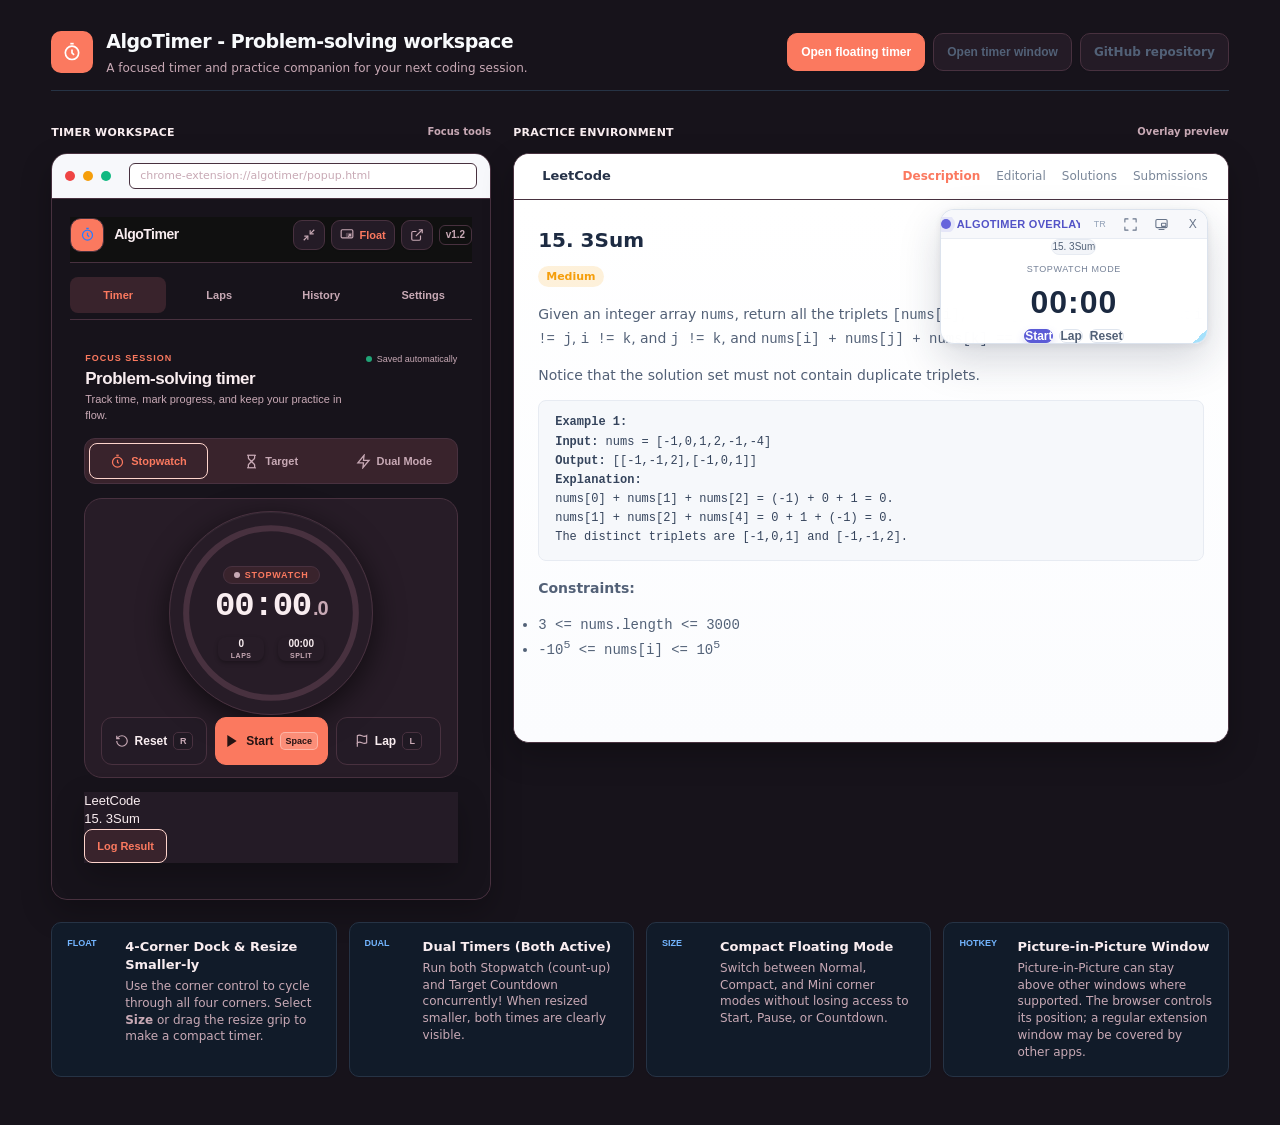
<file: index.html>
<!DOCTYPE html>
<html lang="en" data-theme="sunset">
<head>
  <meta charset="UTF-8">
  <meta name="viewport" content="width=device-width, initial-scale=1.0">
  <title>AlgoTimer - Problem-solving workspace</title>
  <link rel="stylesheet" href="popup/popup.css">
  <link rel="stylesheet" href="content/content.css">
  <style>
    :root {
      --bg-page: #050811;
    }

    body {
      width: 100vw;
      min-height: 100vh;
      display: flex;
      flex-direction: column;
      background-color: #0b111c;
      background-image: none;
      color: #f8fafc;
      font-family: -apple-system, BlinkMacSystemFont, "Segoe UI", Roboto, sans-serif;
      margin: 0;
      padding: 24px 20px 40px;
      box-sizing: border-box;
      overflow-x: hidden;
    }

    .demo-topbar {
      max-width: 1240px;
      margin: 0 auto 20px;
      width: 100%;
      display: flex;
      align-items: center;
      justify-content: space-between;
      flex-wrap: wrap;
      gap: 12px;
      padding-bottom: 16px;
      border-bottom: 1px solid rgba(255, 255, 255, 0.08);
    }

    .demo-brand {
      display: flex;
      align-items: center;
      gap: 12px;
    }

    .demo-logo-icon {
      width: 36px;
      height: 36px;
      border-radius: 10px;
      background: #287bff;
      display: flex;
      align-items: center;
      justify-content: center;
      box-shadow: none;
    }

    .demo-logo-icon svg {
      width: 20px;
      height: 20px;
      color: white;
    }

    .demo-title-group h1 {
      font-size: 18px;
      font-weight: 700;
      margin: 0;
      letter-spacing: 0.5px;
      color: #f8fafc;
    }

    .demo-title-group p {
      font-size: 12px;
      color: #94a3b8;
      margin: 2px 0 0;
    }

    .demo-topbar-actions {
      display: flex;
      align-items: center;
      gap: 10px;
    }

    .demo-btn {
      background: rgba(255, 255, 255, 0.06);
      border: 1px solid rgba(255, 255, 255, 0.12);
      color: #f1f5f9;
      font-size: 12px;
      font-weight: 600;
      padding: 7px 14px;
      border-radius: 8px;
      cursor: pointer;
      display: inline-flex;
      align-items: center;
      gap: 6px;
      text-decoration: none;
      transition: all 0.2s ease;
    }

    .demo-btn:hover {
      background: rgba(56, 189, 248, 0.15);
      border-color: rgba(56, 189, 248, 0.4);
      color: #ffffff;
      transform: translateY(-1px);
    }

    .demo-btn-primary {
      background: linear-gradient(135deg, #0284c7, #38bdf8);
      border: none;
      color: white;
      box-shadow: 0 2px 10px rgba(56, 189, 248, 0.3);
    }

    .demo-btn-primary:hover {
      background: linear-gradient(135deg, #0ea5e9, #38bdf8);
      box-shadow: 0 4px 14px rgba(56, 189, 248, 0.45);
    }

    .demo-split-view {
      max-width: 1240px;
      margin: 0 auto;
      width: 100%;
      display: grid;
      grid-template-columns: 400px 1fr;
      gap: 28px;
      align-items: start;
    }

    @media (max-width: 960px) {
      .demo-split-view {
        grid-template-columns: 1fr;
      }
    }

    .panel-container {
      display: flex;
      flex-direction: column;
      gap: 8px;
    }

    .panel-caption {
      font-size: 12px;
      font-weight: 700;
      color: #94a3b8;
      text-transform: uppercase;
      letter-spacing: 0.8px;
      display: flex;
      align-items: center;
      justify-content: space-between;
    }

    .browser-frame {
      background: #090d16;
      border: 1px solid rgba(255, 255, 255, 0.1);
      border-radius: 14px;
      box-shadow: 0 20px 40px -10px rgba(0, 0, 0, 0.8), 0 0 25px rgba(56, 189, 248, 0.08);
      overflow: hidden;
    }

    .browser-toolbar {
      background: rgba(15, 23, 42, 0.95);
      padding: 10px 14px;
      display: flex;
      align-items: center;
      gap: 8px;
      border-bottom: 1px solid rgba(255, 255, 255, 0.06);
    }

    .browser-dot {
      width: 10px;
      height: 10px;
      border-radius: 50%;
    }

    .dot-red { background: #ef4444; }
    .dot-yellow { background: #f59e0b; }
    .dot-green { background: #10b981; }

    .browser-url-bar {
      margin-left: 10px;
      flex: 1;
      background: rgba(0, 0, 0, 0.4);
      border: 1px solid rgba(255, 255, 255, 0.06);
      border-radius: 6px;
      padding: 4px 10px;
      font-size: 11px;
      color: #94a3b8;
      display: flex;
      align-items: center;
      gap: 6px;
      white-space: nowrap;
      overflow: hidden;
      text-overflow: ellipsis;
    }

    /* Mock Coding Webpage Container */
    .mock-webpage {
      background: #1a1a1a;
      min-height: 590px;
      position: relative;
      overflow: hidden;
      display: flex;
      flex-direction: column;
    }

    .mock-leetcode-nav {
      background: #262626;
      border-bottom: 1px solid #333333;
      padding: 10px 18px;
      display: flex;
      align-items: center;
      justify-content: space-between;
    }

    .mock-brand {
      display: flex;
      align-items: center;
      gap: 8px;
      font-weight: 700;
      font-size: 13px;
      color: #ffa116;
    }

    .mock-tabs {
      display: flex;
      gap: 16px;
      font-size: 12px;
      color: #8c8c8c;
    }

    .mock-tabs span.active {
      color: #ffffff;
      font-weight: 600;
    }

    .mock-content-body {
      padding: 24px;
      flex: 1;
      position: relative;
      font-size: 14px;
      line-height: 1.6;
      color: #d4d4d4;
    }

    .mock-problem-title {
      font-size: 20px;
      font-weight: 700;
      color: #ffffff;
      margin-bottom: 8px;
    }

    .mock-difficulty-badge {
      display: inline-block;
      background: rgba(245, 158, 11, 0.15);
      color: #f59e0b;
      font-size: 11px;
      font-weight: 600;
      padding: 2px 8px;
      border-radius: 12px;
      margin-bottom: 16px;
    }

    .mock-text {
      color: #a3a3a3;
      margin-bottom: 14px;
    }

    .mock-code-box {
      background: #0f0f0f;
      border: 1px solid #2d2d2d;
      border-radius: 8px;
      padding: 12px 16px;
      font-family: ui-monospace, SFMono-Regular, Consolas, monospace;
      font-size: 12px;
      color: #93c5fd;
      margin-bottom: 16px;
    }

    /* Position the simulated in-page floating widget inside the mock page */
    .mock-webpage #algotimer-floating-root {
      position: absolute !important;
    }

    .mock-webpage #algotimer-floating-root.corner-top-right {
      top: 55px;
      right: 20px;
      bottom: auto;
      left: auto;
    }

    .mock-webpage #algotimer-floating-root.corner-top-left {
      top: 55px;
      left: 20px;
      bottom: auto;
      right: auto;
    }

    .mock-webpage #algotimer-floating-root.corner-bottom-right {
      bottom: 20px;
      right: 20px;
      top: auto;
      left: auto;
    }

    .mock-webpage #algotimer-floating-root.corner-bottom-left {
      bottom: 20px;
      left: 20px;
      top: auto;
      right: auto;
    }

    /* Demo Tips Footer */
    .demo-tips {
      max-width: 1240px;
      margin: 30px auto 0;
      width: 100%;
      display: grid;
      grid-template-columns: repeat(auto-fit, minmax(260px, 1fr));
      gap: 16px;
    }

    .tip-item {
      background: rgba(15, 23, 42, 0.6);
      border: 1px solid rgba(255, 255, 255, 0.08);
      border-radius: 10px;
      padding: 14px 16px;
      display: flex;
      gap: 12px;
      align-items: flex-start;
    }

    .tip-icon {
      font-size: 20px;
    }

    .tip-text h4 {
      margin: 0 0 4px;
      font-size: 13px;
      font-weight: 700;
      color: #ffffff;
    }

    .tip-text p {
      margin: 0;
      font-size: 12px;
      color: #94a3b8;
      line-height: 1.4;
    }
  </style>
  <link rel="stylesheet" href="popup/modern.css">
  <style>
    body.modern-service .demo-topbar {
      padding-bottom: 14px;
      border-bottom-color: #263345;
    }

    body.modern-service .demo-logo-icon {
      border-radius: 10px;
      box-shadow: none;
    }

    body.modern-service .demo-title-group h1 {
      color: #f8fafc;
      background: none;
      -webkit-text-fill-color: currentColor;
    }

    body.modern-service .tip-item {
      color: #f8fafc;
      background: #111b29;
      border-color: #263345;
      border-radius: 10px;
    }

    body.modern-service .tip-icon {
      min-width: 46px;
      color: #73b5ff;
      font: 700 9px/1.2 "Segoe UI", Arial, sans-serif;
    }

    body.modern-service .app-container.modern-popup {
      min-height: 600px;
      padding: 18px 18px 22px;
      gap: 14px;
      overflow: visible;
      background: var(--service-canvas);
    }
  </style>
</head>
<body class="modern-service">
  <!-- Top Demo Bar -->
  <header class="demo-topbar">
    <div class="demo-brand">
      <div class="demo-logo-icon">
        <svg viewBox="0 0 24 24" fill="none" stroke="currentColor" stroke-width="2">
          <circle cx="12" cy="13" r="8"></circle>
          <path d="M12 9v4l2.5 2.5"></path>
          <path d="M10 2h4"></path>
        </svg>
      </div>
      <div class="demo-title-group">
        <h1>AlgoTimer - Problem-solving workspace</h1>
        <p>A focused timer and practice companion for your next coding session.</p>
      </div>
    </div>
    <div class="demo-topbar-actions">
      <button class="demo-btn demo-btn-primary" id="btn-topbar-pip">
        Open floating timer
      </button>
      <button class="demo-btn" id="btn-topbar-window">
        Open timer window
      </button>
      <a href="https://github.com/raisulalam014-hue/AlgoTimer" target="_blank" class="demo-btn">
        GitHub repository
      </a>
    </div>
  </header>

  <!-- Interactive Dual Preview Layout -->
  <div class="demo-split-view">
    <!-- Left Column: Extension Popup Interface -->
    <div class="panel-container">
      <div class="panel-caption">
        <span>Timer workspace</span>
        <span>Focus tools</span>
      </div>

      <div class="browser-frame">
        <div class="browser-toolbar">
          <span class="browser-dot dot-red"></span>
          <span class="browser-dot dot-yellow"></span>
          <span class="browser-dot dot-green"></span>
          <div class="browser-url-bar">
            <span>chrome-extension://algotimer/popup.html</span>
          </div>
        </div>

        <div class="app-container modern-popup">
          <div class="horizon-flare" aria-hidden="true"></div>
          <!-- Top Header -->
          <header class="app-header">
            <div class="brand">
              <div class="brand-logo">
                <svg viewBox="0 0 24 24" fill="none" stroke="currentColor" stroke-width="2">
                  <circle cx="12" cy="13" r="8"></circle>
                  <path d="M12 9v4l2.5 2.5"></path>
                  <path d="M10 2h4"></path>
                </svg>
              </div>
              <span class="brand-name">AlgoTimer</span>
            </div>
            <div class="header-badges">
              <button class="header-btn" id="btn-quick-theme" title="Cycle through 10 coordinated timer themes">
                <span class="theme-quick-dot"></span>
                <span class="btn-text" id="header-theme-label">Sunset Glass</span>
              </button>
              <button class="header-btn" id="btn-toggle-compact" title="Toggle Compact HUD Mode">
                <svg viewBox="0 0 24 24" fill="none" stroke="currentColor" stroke-width="2">
                  <polyline points="4 14 10 14 10 20"></polyline>
                  <polyline points="20 10 14 10 14 4"></polyline>
                  <line x1="14" y1="10" x2="21" y2="3"></line>
                  <line x1="3" y1="21" x2="10" y2="14"></line>
                </svg>
                <span class="btn-text">Compact</span>
              </button>
              <button class="header-btn" id="btn-popout-pip" title="Open persistent floating timer window">
                <svg viewBox="0 0 24 24" fill="none" stroke="currentColor" stroke-width="2">
                  <rect x="2" y="3" width="20" height="14" rx="2" ry="2"></rect>
                  <rect x="11" y="9" width="9" height="6" rx="1" ry="1" fill="currentColor" opacity="0.3"></rect>
                  <polyline points="15 11 18 11 18 14"></polyline>
                  <line x1="14" y1="15" x2="18" y2="11"></line>
                </svg>
                <span class="btn-text">Float</span>
              </button>
              <button class="header-btn icon-only" id="btn-popout-window" title="Open in Standalone Window">
                <svg viewBox="0 0 24 24" fill="none" stroke="currentColor" stroke-width="2">
                  <path d="M18 13v6a2 2 0 0 1-2 2H5a2 2 0 0 1-2-2V8a2 2 0 0 1 2-2h6"></path>
                  <polyline points="15 3 21 3 21 9"></polyline>
                  <line x1="10" y1="14" x2="21" y2="3"></line>
                </svg>
              </button>
              <span class="version-tag">v1.2</span>
            </div>
          </header>

          <!-- Navigation Tabs -->
          <nav class="nav-tabs">
            <button class="nav-tab active" data-tab="timer">Timer</button>
            <button class="nav-tab" data-tab="laps">Laps <span class="lap-count-badge" id="lap-badge" style="display: none;">0</span></button>
            <button class="nav-tab" data-tab="history">History</button>
            <button class="nav-tab" data-tab="settings">Settings</button>
          </nav>

          <!-- TAB 1: TIMER / STOPWATCH -->
          <main class="tab-content active" id="tab-timer">
            <div class="workspace-heading">
              <div>
                <span class="eyebrow">Focus session</span>
                <h1>Problem-solving timer</h1>
                <p>Track time, mark progress, and keep your practice in flow.</p>
              </div>
              <span class="workspace-save-note">Saved automatically</span>
            </div>
            <!-- Mode Segmented Switcher -->
            <div class="mode-switcher">
              <button class="mode-tab active" id="btn-mode-stopwatch" data-mode="stopwatch">
                <svg viewBox="0 0 24 24" fill="none" stroke="currentColor" stroke-width="2">
                  <circle cx="12" cy="13" r="8"></circle>
                  <path d="M12 9v4l2 2"></path>
                  <path d="M10 2h4"></path>
                </svg>
                <span>Stopwatch</span>
              </button>
              <button class="mode-tab" id="btn-mode-timer" data-mode="timer">
                <svg viewBox="0 0 24 24" fill="none" stroke="currentColor" stroke-width="2">
                  <path d="M5 22h14"></path>
                  <path d="M5 2h14"></path>
                  <path d="M17 22v-4.172a2 2 0 0 0-.586-1.414L12 12l-4.414 4.414A2 2 0 0 0 7 17.828V22"></path>
                  <path d="M7 2v4.172a2 2 0 0 0 .586 1.414L12 12l4.414-4.414A2 2 0 0 0 17 6.172V2"></path>
                </svg>
                <span>Target</span>
              </button>
              <button class="mode-tab" id="btn-mode-dual" data-mode="dual" title="Both Stopwatch and Countdown Active Concurrently">
                <svg viewBox="0 0 24 24" fill="none" stroke="currentColor" stroke-width="2">
                  <path d="M13 2L3 14h9l-1 8 10-12h-9l1-8z"></path>
                </svg>
                <span>Dual Mode</span>
              </button>
            </div>

            <!-- Concurrent Status Banner (When timer running in background) -->
            <div class="concurrent-banner" id="concurrent-banner" style="display: none;">
              <div class="concurrent-indicator-pulse"></div>
              <div class="concurrent-text">
                <span class="concurrent-title" id="concurrent-title">Stopwatch Running</span>
                <span class="concurrent-time" id="concurrent-time">00:00:00</span>
              </div>
              <div class="concurrent-actions">
                <button class="concurrent-btn" id="btn-concurrent-stopwatch-pause">Pause</button>
                <button class="concurrent-btn primary" id="btn-concurrent-stopwatch-switch">View</button>
              </div>
            </div>

            <!-- Single Mode View -->
            <div id="single-mode-view">
              <!-- Target Presets (Visible only in Timer Mode) -->
              <div class="presets-container" id="presets-container" style="display: none;">
                <span class="presets-label">Select Target:</span>
                <div class="preset-chips">
                  <button class="preset-chip" data-mins="5">5m</button>
                  <button class="preset-chip" data-mins="15">15m <small>Easy</small></button>
                  <button class="preset-chip active" data-mins="30">30m <small>Med</small></button>
                  <button class="preset-chip" data-mins="45">45m <small>Hard</small></button>
                  <button class="preset-chip" data-mins="60">60m <small>Mock</small></button>
                  <button class="preset-chip" id="btn-custom-time">Custom...</button>
                </div>

                <div class="custom-time-box" id="custom-time-box" style="display: none;">
                  <div class="time-inputs">
                    <div class="time-input-group">
                      <input type="number" id="custom-hours" min="0" max="23" value="0">
                      <label>hr</label>
                    </div>
                    <span class="colon">:</span>
                    <div class="time-input-group">
                      <input type="number" id="custom-minutes" min="0" max="59" value="25">
                      <label>min</label>
                    </div>
                    <span class="colon">:</span>
                    <div class="time-input-group">
                      <input type="number" id="custom-seconds" min="0" max="59" value="0">
                      <label>sec</label>
                    </div>
                  </div>
                  <button class="btn-sm btn-primary" id="btn-apply-custom">Set Target</button>
                </div>
              </div>

              <!-- Main Dial & Precision Ring -->
              <div class="dial-wrapper">
                <svg class="dial-svg" viewBox="0 0 200 200">
                  <defs>
                    <linearGradient id="timerGrad" x1="0%" y1="0%" x2="100%" y2="100%">
                      <stop offset="0%" stop-color="#00f2fe" id="grad-stop-1" />
                      <stop offset="50%" stop-color="#8b5cf6" id="grad-stop-2" />
                      <stop offset="100%" stop-color="#ec4899" id="grad-stop-3" />
                    </linearGradient>
                    <filter id="timerGlow" x="-20%" y="-20%" width="140%" height="140%">
                      <feGaussianBlur stdDeviation="3.5" result="blur" />
                      <feMerge>
                        <feMergeNode in="blur" />
                        <feMergeNode in="SourceGraphic" />
                      </feMerge>
                    </filter>
                  </defs>
                  <!-- Outer Precision Ticks -->
                  <circle class="dial-outer-ticks" cx="100" cy="100" r="92" stroke="rgba(255, 255, 255, 0.16)" stroke-dasharray="2 6" stroke-width="2.5" fill="none" />
                  <!-- Base Track -->
                  <circle class="dial-track" cx="100" cy="100" r="84" stroke="rgba(255, 255, 255, 0.06)" stroke-width="8" fill="none"></circle>
                  <!-- Active Progress Arc -->
                  <circle class="dial-progress" id="dial-progress" cx="100" cy="100" r="84" stroke="url(#timerGrad)" filter="url(#timerGlow)" stroke-width="8" stroke-linecap="round" fill="none"></circle>
                </svg>

                <div class="dial-center-content">
                  <div class="dial-badge-pill" id="dial-status-pill">
                    <span class="status-pulse-dot"></span>
                    <span id="dial-status-label">STOPWATCH</span>
                  </div>
                  <div class="dial-digits" id="dial-digits">00:00:00<small id="dial-millis">.0</small></div>
                  <div class="dial-target-label" id="dial-target-label" style="display: none;">Target: 30:00</div>

                  <!-- 3 Mini Sub-Indicators -->
                  <div class="dial-sub-gauges">
                    <div class="sub-gauge" id="sub-gauge-laps" title="Total Laps">
                      <span class="sub-gauge-val" id="sub-laps-val">0</span>
                      <span class="sub-gauge-lbl">LAPS</span>
                    </div>
                    <div class="sub-gauge" id="sub-gauge-split" title="Current Split">
                      <span class="sub-gauge-val" id="sub-split-val">00:00</span>
                      <span class="sub-gauge-lbl">SPLIT</span>
                    </div>
                    <div class="sub-gauge" id="sub-gauge-state" title="Timer State">
                      <span class="sub-gauge-val" id="sub-state-val">READY</span>
                      <span class="sub-gauge-lbl">STATUS</span>
                    </div>
                  </div>
                </div>
              </div>

              <!-- Quick Action Controls -->
              <div class="controls-row">
                <button class="btn btn-secondary" id="btn-reset" title="Reset (R)">
                  <svg viewBox="0 0 24 24" fill="none" stroke="currentColor" stroke-width="2">
                    <path d="M3 12a9 9 0 1 0 9-9 9.75 9.75 0 0 0-6.74 2.74L3 8"></path>
                    <path d="M3 3v5h5"></path>
                  </svg>
                  <span>Reset</span>
                  <kbd class="key-badge">R</kbd>
                </button>

                <button class="btn btn-primary-hero" id="btn-toggle-run" title="Space to toggle">
                  <svg class="icon-play" viewBox="0 0 24 24" fill="currentColor">
                    <polygon points="5 3 19 12 5 21 5 3"></polygon>
                  </svg>
                  <span id="btn-toggle-text">Start</span>
                  <kbd class="key-badge key-badge-hero">Space</kbd>
                </button>

                <button class="btn btn-secondary" id="btn-lap" title="Split Lap (L)">
                  <svg viewBox="0 0 24 24" fill="none" stroke="currentColor" stroke-width="2">
                    <path d="M4 15s1-1 4-1 5 2 8 2 4-1 4-1V3s-1 1-4 1-5-2-8-2-4 1-4 1z"></path>
                    <line x1="4" y1="22" x2="4" y2="15"></line>
                  </svg>
                  <span>Lap</span>
                  <kbd class="key-badge">L</kbd>
                </button>
              </div>
            </div>

            <!-- Dual Mode View (Both Active) -->
            <div id="dual-mode-view" style="display: none;">
              <!-- Card 1: Stopwatch -->
              <div class="dual-card" id="dual-stopwatch-card">
                <div class="dual-card-header">
                  <div class="dual-card-title">
                    <span class="dual-card-icon" aria-hidden="true">SW</span>
                    <span>Stopwatch (Elapsed)</span>
                  </div>
                  <span class="dual-badge" id="dual-sw-badge">STOPPED</span>
                </div>
                <div class="dual-digits-row">
                  <div class="dual-clock-digits" id="dual-sw-digits">
                    00:00:00<small id="dual-sw-millis">.0</small>
                  </div>
                </div>
                <div class="dual-card-actions">
                  <button class="dual-btn dual-btn-primary" id="btn-dual-sw-toggle">
                    <span id="btn-dual-sw-text">Start</span>
                  </button>
                  <button class="dual-btn" id="btn-dual-sw-lap">Lap</button>
                  <button class="dual-btn" id="btn-dual-sw-reset">Reset</button>
                </div>
              </div>

              <!-- Card 2: Target Countdown -->
              <div class="dual-card" id="dual-timer-card">
                <div class="dual-card-header">
                  <div class="dual-card-title">
                    <span class="dual-card-icon" aria-hidden="true">T</span>
                    <span>Target Countdown</span>
                  </div>
                  <span class="dual-badge" id="dual-timer-badge">30m Target</span>
                </div>
                <div class="dual-progress-track">
                  <div class="dual-progress-fill" id="dual-timer-progress"></div>
                </div>
                <div class="dual-digits-row">
                  <div class="dual-clock-digits" id="dual-timer-digits">
                    30:00:00<small id="dual-timer-millis">.0</small>
                  </div>
                </div>
                <div class="dual-card-actions">
                  <button class="dual-btn dual-btn-primary" id="btn-dual-timer-toggle">
                    <span id="btn-dual-timer-text">Start</span>
                  </button>
                  <button class="dual-btn" id="btn-dual-timer-preset-cycle">Preset</button>
                  <button class="dual-btn" id="btn-dual-timer-reset">Reset</button>
                </div>
              </div>

              <!-- Master Controls for Both -->
              <div class="dual-master-bar">
                <button class="btn btn-primary-hero" id="btn-dual-master-toggle" style="width: 100%;">
                  Start Both (Stopwatch & Countdown)
                </button>
                <button class="btn btn-secondary" id="btn-dual-master-reset" style="margin-top: 6px; width: 100%;">
                  Reset Both
                </button>
              </div>
            </div>

            <!-- Problem Context & Log Bar -->
            <div class="problem-context-card">
              <div class="problem-info">
                <div class="problem-platform-tag" id="current-platform-tag">LeetCode</div>
                <div class="problem-title-display" id="current-problem-title">15. 3Sum</div>
              </div>
              <button class="btn-log-session" id="btn-log-modal-open" title="Save session to history">
                Log Result
              </button>
            </div>
          </main>

          <!-- TAB 2: LAPS -->
          <section class="tab-content" id="tab-laps">
            <div class="laps-header">
              <h3>Problem Solving Checkpoints</h3>
              <p class="subtitle">Track phases from understanding through debugging.</p>
            </div>
            <div class="laps-quick-add">
              <button class="lap-phase-btn" data-phase="Read & Understand">Understand</button>
              <button class="lap-phase-btn" data-phase="Design Algorithm">Approach</button>
              <button class="lap-phase-btn" data-phase="Implementation">Code</button>
              <button class="lap-phase-btn" data-phase="Test & Debug">Debug</button>
            </div>
            <div class="laps-list-container" id="laps-list">
              <div class="empty-state">
                <p>No laps recorded yet.</p>
                <small>Click <strong>Lap</strong> while solving or select a phase above.</small>
              </div>
            </div>
          </section>

          <!-- TAB 3: HISTORY -->
          <section class="tab-content" id="tab-history">
            <div class="history-top-summary">
              <div class="stat-card">
                <div class="stat-num" id="stat-solved-count">0</div>
                <div class="stat-label">Problems Logged</div>
              </div>
              <div class="stat-card">
                <div class="stat-num" id="stat-total-time">0m</div>
                <div class="stat-label">Total Time</div>
              </div>
            </div>
            <div class="history-actions-bar">
              <button class="btn-xs" id="btn-export-csv">Export CSV</button>
              <button class="btn-xs btn-danger" id="btn-clear-history">Clear</button>
            </div>
            <div class="history-list" id="history-list">
              <div class="empty-state">
                <p>No solved problem sessions yet.</p>
                <small>Log your completed problems to track your speed and consistency!</small>
              </div>
            </div>
          </section>

          <!-- TAB 4: SETTINGS -->
          <section class="tab-content" id="tab-settings">
                        <!-- Dynamic Theme Settings -->
            <div class="settings-group">
              <h4>Timer Design</h4>
              <p class="setting-desc" style="margin-bottom: 8px;">Choose one of ten coordinated looks for the popup and floating timer.</p>
              <div class="theme-palette-row" role="group" aria-label="Timer themes">
                <button class="theme-pill-btn active" data-theme-choice="sunset" aria-pressed="true" title="Sunset Glass: plum and coral">
                  <span class="theme-dot dot-sunset"></span>
                  <span class="theme-choice-copy"><strong>Sunset Glass</strong><small>Plum and coral</small></span>
                </button>
                <button class="theme-pill-btn" data-theme-choice="warm" aria-pressed="false" title="Warm Minimal: sand and orange">
                  <span class="theme-dot dot-warm"></span>
                  <span class="theme-choice-copy"><strong>Warm Minimal</strong><small>Sand and orange</small></span>
                </button>
                <button class="theme-pill-btn" data-theme-choice="aurora" aria-pressed="false" title="Aurora: blue and violet">
                  <span class="theme-dot dot-aurora"></span>
                  <span class="theme-choice-copy"><strong>Aurora</strong><small>Blue and violet</small></span>
                </button>
                <button class="theme-pill-btn" data-theme-choice="graphite" aria-pressed="false" title="Graphite Neon: charcoal and violet">
                  <span class="theme-dot dot-graphite"></span>
                  <span class="theme-choice-copy"><strong>Graphite Neon</strong><small>Charcoal and violet</small></span>
                </button>
                <button class="theme-pill-btn" data-theme-choice="black" aria-pressed="false" title="Full Black: black and gold">
                  <span class="theme-dot dot-black"></span>
                  <span class="theme-choice-copy"><strong>Full Black</strong><small>Black and gold</small></span>
                </button>
                <button class="theme-pill-btn" data-theme-choice="minimal" aria-pressed="false" title="Minimal Black: quiet near-black surfaces with clear blue controls">
                  <span class="theme-dot dot-minimal"></span>
                  <span class="theme-choice-copy"><strong>Minimal Black</strong><small>Black and blue</small></span>
                </button>
                <button class="theme-pill-btn" data-theme-choice="dashboard" aria-pressed="false" title="Quiet Dashboard: dark slate surfaces with restrained teal accents">
                  <span class="theme-dot dot-dashboard"></span>
                  <span class="theme-choice-copy"><strong>Quiet Dashboard</strong><small>Slate and teal</small></span>
                </button>
                <button class="theme-pill-btn" data-theme-choice="purple" aria-pressed="false" title="Deep Purple: dark violet surfaces with lilac controls">
                  <span class="theme-dot dot-purple"></span>
                  <span class="theme-choice-copy"><strong>Deep Purple</strong><small>Violet and lilac</small></span>
                </button>
                <button class="theme-pill-btn" data-theme-choice="glass" aria-pressed="false" title="Soft Glass: pale layers with muted rose accents">
                  <span class="theme-dot dot-glass"></span>
                  <span class="theme-choice-copy"><strong>Soft Glass</strong><small>Soft layers and rose</small></span>
                </button>
                <button class="theme-pill-btn" data-theme-choice="navy" aria-pressed="false" title="Navy and Cyan: deep navy, cyan controls, and pink status accents">
                  <span class="theme-dot dot-navy"></span>
                  <span class="theme-choice-copy"><strong>Navy &amp; Cyan</strong><small>Navy, cyan, and pink</small></span>
                </button>
              </div>
            </div>

            <div class="settings-group">
              <h4>General Options</h4>
              <label class="setting-row">
                <div class="setting-info">
                  <span class="setting-title">Dual Active Mode</span>
                  <span class="setting-desc">Allow Stopwatch & Target Timer both active simultaneously</span>
                </div>
                <input type="checkbox" id="setting-dual-active" checked>
              </label>
              <label class="setting-row">
                <div class="setting-info">
                  <span class="setting-title">Sound Alerts</span>
                  <span class="setting-desc">Pleasant audio chimes on completion, warnings, and laps</span>
                </div>
                <input type="checkbox" id="setting-sound" checked>
              </label>
              <label class="setting-row">
                <div class="setting-info">
                  <span class="setting-title">Floating Overlay Widget</span>
                  <span class="setting-desc">Show on LeetCode, Codeforces, HackerRank & any tab</span>
                </div>
                <input type="checkbox" id="setting-floating" checked>
              </label>
            </div>

            <div class="settings-group">
              <h4>Floating Timer Options</h4>
              <div class="setting-action-card">
                <div class="setting-info">
                  <span class="setting-title">Persistent Floating Timer Window</span>
                  <span class="setting-desc">Opens a persistent timer window. Browser Picture-in-Picture can keep it above other windows where supported; the browser controls its position.</span>
                </div>
                <button class="btn btn-secondary btn-sm" id="setting-btn-launch-pip" style="margin-top: 8px;">
                  Open Floating Timer
                </button>
              </div>
            </div>
          </section>
        </div>
      </div>
    </div>

    <!-- Right Column: Mock Coding Problem Page with Draggable & Resizable Floating Widget -->
    <div class="panel-container">
      <div class="panel-caption">
        <span>Practice environment</span>
        <span>Overlay preview</span>
      </div>

      <div class="browser-frame mock-webpage" id="mock-page-container">
        <!-- Mock LeetCode Top Navigation -->
        <div class="mock-leetcode-nav">
          <div class="mock-brand">
            <span aria-hidden="true"></span>
            <span>LeetCode</span>
          </div>
          <div class="mock-tabs">
            <span class="active">Description</span>
            <span>Editorial</span>
            <span>Solutions</span>
            <span>Submissions</span>
          </div>
        </div>

        <!-- Problem Description Content -->
        <div class="mock-content-body">
          <div class="mock-problem-title">15. 3Sum</div>
          <span class="mock-difficulty-badge">Medium</span>

          <p class="mock-text">
            Given an integer array <code>nums</code>, return all the triplets <code>[nums[i], nums[j], nums[k]]</code>
            such that <code>i != j</code>, <code>i != k</code>, and <code>j != k</code>, and <code>nums[i] + nums[j] + nums[k] == 0</code>.
          </p>

          <p class="mock-text">Notice that the solution set must not contain duplicate triplets.</p>

          <div class="mock-code-box">
            <strong>Example 1:</strong><br>
            <strong>Input:</strong> nums = [-1,0,1,2,-1,-4]<br>
            <strong>Output:</strong> [[-1,-1,2],[-1,0,1]]<br>
            <strong>Explanation:</strong><br>
            nums[0] + nums[1] + nums[2] = (-1) + 0 + 1 = 0.<br>
            nums[1] + nums[2] + nums[4] = 0 + 1 + (-1) = 0.<br>
            The distinct triplets are [-1,0,1] and [-1,-1,2].
          </div>

          <p class="mock-text"><strong>Constraints:</strong></p>
          <ul>
            <li><code>3 &lt;= nums.length &lt;= 3000</code></li>
            <li><code>-10<sup>5</sup> &lt;= nums[i] &lt;= 10<sup>5</sup></code></li>
          </ul>
        </div>

        <!-- Simulated In-Page Floating Stopwatch Overlay (Draggable, 4-Corner Dockable & Resizable!) -->
        <div id="algotimer-floating-root" class="corner-top-right">
          <div class="algotimer-widget" id="floating-widget-el" data-size="normal">
            <!-- Header (Draggable) -->
            <div class="algotimer-header" id="algotimer-drag-handle">
              <div class="algotimer-title">
                <span class="algotimer-icon"></span>
                <span>AlgoTimer Overlay</span>
              </div>
              <div class="algotimer-header-actions">
                <button class="algotimer-btn-icon" id="algotimer-btn-corner" title="Dock to next corner (Top-Right, Bottom-Right, Bottom-Left, Top-Left)">
                  <span class="algotimer-corner-badge" id="algotimer-corner-indicator">TR</span>
                </button>
                <!-- Size Toggle (Normal -> Compact -> Mini) -->
                <button class="algotimer-btn-icon" id="algotimer-btn-size" title="Toggle Size (Normal, Compact, Mini)">
                  <svg viewBox="0 0 24 24" aria-hidden="true" focusable="false"><path d="M8 3H3v5M16 3h5v5M3 16v5h5M21 16v5h-5" /></svg>
                </button>
                <!-- Pop Out Window / PiP -->
                <button class="algotimer-btn-icon pip-btn" id="algotimer-btn-pip" title="Browser Picture-in-Picture window">
                  <svg viewBox="0 0 24 24" aria-hidden="true" focusable="false"><rect x="3" y="4" width="18" height="13" rx="2" /><rect x="12" y="10" width="7" height="5" rx="1" /><path d="M8 20h8" /></svg>
                </button>
                <!-- Hide / Close -->
                <button class="algotimer-btn-icon" id="algotimer-btn-close" title="Hide">
                  X
                </button>
              </div>
            </div>

            <!-- Body -->
            <div class="algotimer-body">
              <div class="algotimer-problem-tag" id="algotimer-problem-name" title="15. 3Sum">
                15. 3Sum
              </div>
              <div class="algotimer-mode-badge" id="algotimer-mode-tag">
                STOPWATCH MODE
              </div>
              <div class="algotimer-clock" id="algotimer-clock-display">
                00:00
              </div>

              <!-- Dual clocks view in widget (Stopwatch + Countdown Active) -->
              <div class="algotimer-dual-clocks" id="algotimer-dual-clocks-display" style="display: none;">
                <div class="algotimer-dual-row">
                  <span class="algotimer-subtag">Elapsed</span>
                  <span class="algotimer-dual-time" id="algotimer-dual-sw-time">00:00</span>
                </div>
                <div class="algotimer-dual-row">
                  <span class="algotimer-subtag">Target</span>
                  <span class="algotimer-dual-time" id="algotimer-dual-timer-time">30:00</span>
                </div>
              </div>

              <div class="algotimer-controls">
                <button class="algotimer-btn algotimer-btn-primary" id="algotimer-btn-play">
                  Start
                </button>
                <button class="algotimer-btn" id="algotimer-btn-lap" title="Split / Lap">
                  Lap
                </button>
                <button class="algotimer-btn" id="algotimer-btn-reset" title="Reset">
                  Reset
                </button>
              </div>
            </div>

            <!-- Resizing Corner Grip Handle -->
            <div class="algotimer-resize-grip" id="algotimer-resize-grip" title="Drag corner to freely resize smaller or larger"></div>
          </div>
        </div>
      </div>
    </div>
  </div>

  <!-- Helpful Demo Tips -->
  <footer class="demo-tips">
    <div class="tip-item">
      <div class="tip-icon">FLOAT</div>
      <div class="tip-text">
        <h4>4-Corner Dock & Resize Smaller-ly</h4>
        <p>Use the corner control to cycle through all four corners. Select <strong>Size</strong> or drag the resize grip to make a compact timer.</p>
      </div>
    </div>
    <div class="tip-item">
      <div class="tip-icon">DUAL</div>
      <div class="tip-text">
        <h4>Dual Timers (Both Active)</h4>
        <p>Run both Stopwatch (count-up) and Target Countdown concurrently! When resized smaller, both times are clearly visible.</p>
      </div>
    </div>
    <div class="tip-item">
      <div class="tip-icon">SIZE</div>
      <div class="tip-text">
        <h4>Compact Floating Mode</h4>
        <p>Switch between Normal, Compact, and Mini corner modes without losing access to Start, Pause, or Countdown.</p>
      </div>
    </div>
    <div class="tip-item">
      <div class="tip-icon">HOTKEY</div>
      <div class="tip-text">
        <h4>Picture-in-Picture Window</h4>
        <p>Picture-in-Picture can stay above other windows where supported. The browser controls its position; a regular extension window may be covered by other apps.</p>
      </div>
    </div>
  </footer>

  <script src="popup/audio.js"></script>
  <script src="popup/popup.js"></script>
  <script>
    // Link Floating Widget inside Demo Page to the shared timer state
    (function setupDemoFloatingWidget() {
      const widget = document.getElementById('floating-widget-el');
      const root = document.getElementById('algotimer-floating-root');
      const clockDisplay = document.getElementById('algotimer-clock-display');
      const dualClocksDisplay = document.getElementById('algotimer-dual-clocks-display');
      const dualSwTime = document.getElementById('algotimer-dual-sw-time');
      const dualTimerTime = document.getElementById('algotimer-dual-timer-time');
      const playBtn = document.getElementById('algotimer-btn-play');
      const lapBtn = document.getElementById('algotimer-btn-lap');
      const resetBtn = document.getElementById('algotimer-btn-reset');
      const modeTag = document.getElementById('algotimer-mode-tag');
      const cornerBtn = document.getElementById('algotimer-btn-corner');
      const cornerIndicator = document.getElementById('algotimer-corner-indicator');
      const sizeBtn = document.getElementById('algotimer-btn-size');
      const pipBtn = document.getElementById('algotimer-btn-pip');
      const closeBtn = document.getElementById('algotimer-btn-close');
      const resizeGrip = document.getElementById('algotimer-resize-grip');
      const container = document.getElementById('mock-page-container');

      const CORNERS = ['top-right', 'bottom-right', 'bottom-left', 'top-left'];
      const SIZES = ['normal', 'compact', 'mini'];
      let currentCorner = 'top-right';
      let currentSize = 'normal';

      const cornerLabels = {
        'top-right': 'TR',
        'bottom-right': 'BR',
        'bottom-left': 'BL',
        'top-left': 'TL'
      };

      // Topbar buttons
      document.getElementById('btn-topbar-pip')?.addEventListener('click', () => {
        document.getElementById('btn-popout-pip')?.click();
      });
      document.getElementById('btn-topbar-window')?.addEventListener('click', () => {
        document.getElementById('btn-popout-window')?.click();
      });

      // 4-Corner Dock Cycle
      cornerBtn?.addEventListener('click', () => {
        const idx = CORNERS.indexOf(currentCorner);
        currentCorner = CORNERS[(idx + 1) % CORNERS.length];
        CORNERS.forEach(c => root.classList.remove(`corner-${c}`));
        root.classList.add(`corner-${currentCorner}`);
        root.style.left = '';
        root.style.top = '';
        root.style.right = '';
        root.style.bottom = '';
        if (cornerIndicator) cornerIndicator.textContent = cornerLabels[currentCorner] || 'TR';
      });

      // Size Mode Toggle (Normal -> Compact -> Mini)
      sizeBtn?.addEventListener('click', () => {
        const idx = SIZES.indexOf(currentSize);
        currentSize = SIZES[(idx + 1) % SIZES.length];
        widget.setAttribute('data-size', currentSize);
        widget.style.width = '';
      });

      // Interactive Corner Drag Resizing Handle inside Demo
      (function setupDemoResizing() {
        let isResizing = false;
        let startX, startW;

        resizeGrip?.addEventListener('mousedown', (e) => {
          e.preventDefault();
          e.stopPropagation();
          isResizing = true;
          startX = e.clientX;
          startW = widget.offsetWidth;

          const onMouseMove = (ev) => {
            if (!isResizing) return;
            const dx = ev.clientX - startX;
            let newW = Math.max(140, Math.min(360, startW + dx));
            widget.style.width = `${newW}px`;

            if (newW < 180) {
              widget.setAttribute('data-size', 'mini');
              currentSize = 'mini';
            } else if (newW < 230) {
              widget.setAttribute('data-size', 'compact');
              currentSize = 'compact';
            } else {
              widget.setAttribute('data-size', 'normal');
              currentSize = 'normal';
            }
          };

          const onMouseUp = () => {
            if (isResizing) {
              isResizing = false;
              window.removeEventListener('mousemove', onMouseMove);
              window.removeEventListener('mouseup', onMouseUp);
            }
          };

          window.addEventListener('mousemove', onMouseMove);
          window.addEventListener('mouseup', onMouseUp);
        });
      })();

      // PiP / Standalone button
      pipBtn?.addEventListener('click', () => {
        document.getElementById('btn-popout-pip')?.click();
      });

      // Close button
      closeBtn?.addEventListener('click', () => {
        root.style.display = 'none';
        setTimeout(() => { root.style.display = 'block'; }, 2000);
      });

      // Draggable logic bounded within mock webpage
      (function makeDraggable() {
        const handle = document.getElementById('algotimer-drag-handle');
        let isDragging = false;
        let startX, startY, origX, origY;

        handle?.addEventListener('mousedown', (e) => {
          if (e.target.tagName.toLowerCase() === 'button' || e.target.closest('button')) return;
          isDragging = true;
          startX = e.clientX;
          startY = e.clientY;

          const rect = root.getBoundingClientRect();
          const contRect = container.getBoundingClientRect();
          origX = rect.left - contRect.left;
          origY = rect.top - contRect.top;

          CORNERS.forEach(c => root.classList.remove(`corner-${c}`));

          const onMouseMove = (ev) => {
            if (!isDragging) return;
            const dx = ev.clientX - startX;
            const dy = ev.clientY - startY;

            let newX = Math.max(10, Math.min(container.offsetWidth - root.offsetWidth - 10, origX + dx));
            let newY = Math.max(45, Math.min(container.offsetHeight - root.offsetHeight - 10, origY + dy));

            root.style.left = `${newX}px`;
            root.style.top = `${newY}px`;
            root.style.right = 'auto';
            root.style.bottom = 'auto';
          };

          const onMouseUp = () => {
            if (isDragging) {
              isDragging = false;
              window.removeEventListener('mousemove', onMouseMove);
              window.removeEventListener('mouseup', onMouseUp);

              // Check corner snap
              const curLeft = parseInt(root.style.left, 10);
              const curTop = parseInt(root.style.top, 10);
              const maxRight = container.offsetWidth - root.offsetWidth;
              const maxBottom = container.offsetHeight - root.offsetHeight;

              if (curTop < 70 && curLeft > maxRight - 60) {
                currentCorner = 'top-right';
                root.style.left = ''; root.style.top = '';
                root.classList.add('corner-top-right');
              } else if (curTop < 70 && curLeft < 40) {
                currentCorner = 'top-left';
                root.style.left = ''; root.style.top = '';
                root.classList.add('corner-top-left');
              } else if (curTop > maxBottom - 60 && curLeft > maxRight - 60) {
                currentCorner = 'bottom-right';
                root.style.left = ''; root.style.top = '';
                root.classList.add('corner-bottom-right');
              } else if (curTop > maxBottom - 60 && curLeft < 40) {
                currentCorner = 'bottom-left';
                root.style.left = ''; root.style.top = '';
                root.classList.add('corner-bottom-left');
              }
              if (cornerIndicator) cornerIndicator.textContent = cornerLabels[currentCorner] || 'TR';
            }
          };

          window.addEventListener('mousemove', onMouseMove);
          window.addEventListener('mouseup', onMouseUp);
        });
      })();

      // Forward widget button clicks to the main popup controls
      playBtn?.addEventListener('click', () => {
        const isDual = document.getElementById('btn-mode-dual')?.classList.contains('active');
        if (isDual) document.getElementById('btn-dual-master-toggle')?.click();
        else document.getElementById('btn-toggle-run')?.click();
      });

      lapBtn?.addEventListener('click', () => document.getElementById('btn-lap')?.click());
      resetBtn?.addEventListener('click', () => {
        const isDual = document.getElementById('btn-mode-dual')?.classList.contains('active');
        if (isDual) document.getElementById('btn-dual-master-reset')?.click();
        else document.getElementById('btn-reset')?.click();
      });

      // Animation frame sync
      function syncLoop() {
        const isDual = document.getElementById('btn-mode-dual')?.classList.contains('active');
        const isTimer = document.getElementById('btn-mode-timer')?.classList.contains('active');

        if (isDual) {
          modeTag.textContent = 'DUAL MODE';
          clockDisplay.style.display = 'none';
          dualClocksDisplay.style.display = 'flex';

          const sw = document.getElementById('dual-sw-digits')?.textContent?.split('.')[0] || '00:00';
          const tgt = document.getElementById('dual-timer-digits')?.textContent?.split('.')[0] || '30:00';
          dualSwTime.textContent = sw;
          dualTimerTime.textContent = tgt;

          const isRunning = document.getElementById('btn-dual-master-toggle')?.classList.contains('running');
          playBtn.textContent = isRunning ? 'Pause Both' : 'Start Both';

        } else if (isTimer) {
          modeTag.textContent = 'TARGET COUNTDOWN';
          clockDisplay.style.display = 'block';
          dualClocksDisplay.style.display = 'none';

          const timeText = document.getElementById('dial-digits')?.textContent?.split('.')[0] || '30:00';
          clockDisplay.textContent = timeText;

          const isRunning = document.getElementById('btn-toggle-run')?.classList.contains('running');
          playBtn.textContent = isRunning ? 'Pause' : 'Start';

        } else {
          modeTag.textContent = 'STOPWATCH MODE';
          clockDisplay.style.display = 'block';
          dualClocksDisplay.style.display = 'none';

          const timeText = document.getElementById('dial-digits')?.textContent?.split('.')[0] || '00:00';
          clockDisplay.textContent = timeText;

          const isRunning = document.getElementById('btn-toggle-run')?.classList.contains('running');
          playBtn.textContent = isRunning ? 'Pause' : 'Start';
        }

        requestAnimationFrame(syncLoop);
      }

      syncLoop();
    })();
  </script>
</body>
</html>
</file>
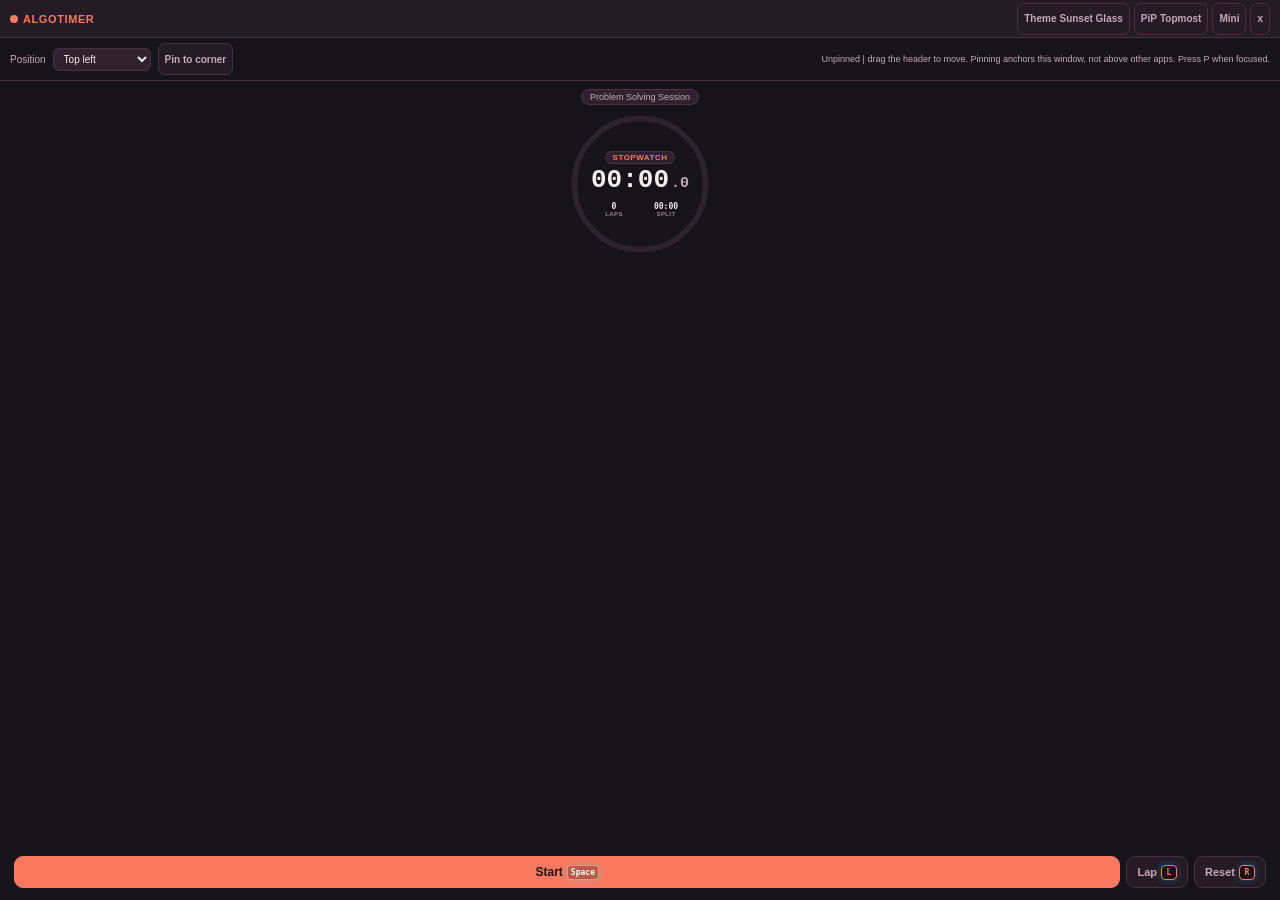
<file: float.html>
<!DOCTYPE html>
<html lang="en" data-theme="sunset">
<head>
  <meta charset="UTF-8">
  <meta name="viewport" content="width=device-width, initial-scale=1.0">
  <title>AlgoTimer - Persistent Floating Timer</title>
  <style>
    /* ==========================================================================
       AlgoTimer - Dynamic Cyber-Luxury Floating Screen
       Obsidian Backdrop | Violet Nebula Glow | Electric Cyan & Magenta Accents
       ========================================================================== */

    :root,
    [data-theme="cosmic"] {
      --bg-deep: #060713;
      --bg-nebula: radial-gradient(circle at 50% 25%, rgba(124, 58, 237, 0.35) 0%, rgba(6, 182, 212, 0.14) 42%, rgba(6, 7, 19, 0.98) 82%);
      --bg-surface: rgba(16, 19, 38, 0.85);
      --bg-surface-elevated: rgba(24, 28, 56, 0.82);
      --border-subtle: rgba(255, 255, 255, 0.08);
      --border-active: rgba(0, 242, 254, 0.45);

      --accent-cyan: #00f2fe;
      --accent-purple: #8b5cf6;
      --accent-magenta: #ec4899;
      --accent-lavender: #c084fc;

      --hero-btn: linear-gradient(135deg, #7c3aed 0%, #6366f1 50%, #00f2fe 100%);
      --hero-shadow: 0 4px 18px rgba(124, 58, 237, 0.55), 0 0 14px rgba(0, 242, 254, 0.35);

      --kbd-border: rgba(0, 242, 254, 0.5);
      --kbd-color: #00f2fe;

      --horizon-start: #ec4899;
      --horizon-mid: #8b5cf6;
      --horizon-end: #00f2fe;
      --horizon-shadow: 0 -2px 14px 2px rgba(0, 242, 254, 0.7), 0 -4px 28px 6px rgba(139, 92, 246, 0.5);

      --text-primary: #ffffff;
      --text-secondary: #94a3b8;
      --text-muted: #64748b;
      --font-mono: ui-monospace, SFMono-Regular, "JetBrains Mono", Menlo, Monaco, Consolas, monospace;
      --font-sans: system-ui, -apple-system, BlinkMacSystemFont, "Segoe UI", Roboto, sans-serif;
    }

    .pin-control[aria-pressed="true"] {
      color: var(--accent-cyan);
      background: color-mix(in srgb, var(--accent-cyan) 9%, white);
      border-color: var(--border-active);
    }

    [data-theme="cyan"] {
      --bg-deep: #040914;
      --bg-nebula: radial-gradient(circle at 50% 25%, rgba(2, 132, 199, 0.35) 0%, rgba(0, 242, 254, 0.16) 45%, rgba(4, 9, 20, 0.98) 82%);
      --bg-surface: rgba(10, 24, 42, 0.88);
      --bg-surface-elevated: rgba(14, 34, 58, 0.85);
      --border-active: rgba(0, 242, 254, 0.6);
      --accent-cyan: #00f2fe;
      --accent-purple: #0284c7;
      --accent-magenta: #f59e0b;
      --accent-lavender: #7dd3fc;
      --hero-btn: linear-gradient(135deg, #0284c7 0%, #00f2fe 100%);
      --hero-shadow: 0 4px 18px rgba(2, 132, 199, 0.55), 0 0 16px rgba(0, 242, 254, 0.45);
      --kbd-border: rgba(0, 242, 254, 0.65);
      --kbd-color: #00f2fe;
      --horizon-start: #f59e0b;
      --horizon-mid: #0284c7;
      --horizon-end: #00f2fe;
      --horizon-shadow: 0 -2px 14px 2px rgba(0, 242, 254, 0.7), 0 -4px 26px 5px rgba(2, 132, 199, 0.45);
    }

    [data-theme="violet"] {
      --bg-deep: #080616;
      --bg-nebula: radial-gradient(circle at 50% 25%, rgba(139, 92, 246, 0.4) 0%, rgba(192, 132, 252, 0.15) 45%, rgba(8, 6, 22, 0.98) 82%);
      --bg-surface: rgba(22, 16, 44, 0.88);
      --bg-surface-elevated: rgba(32, 24, 62, 0.85);
      --border-active: rgba(192, 132, 252, 0.6);
      --accent-cyan: #c084fc;
      --accent-purple: #a855f7;
      --accent-magenta: #ec4899;
      --accent-lavender: #f0abfc;
      --hero-btn: linear-gradient(135deg, #7c3aed 0%, #c084fc 100%);
      --hero-shadow: 0 4px 18px rgba(124, 58, 237, 0.55), 0 0 16px rgba(192, 132, 252, 0.45);
      --kbd-border: rgba(192, 132, 252, 0.6);
      --kbd-color: #f0abfc;
      --horizon-start: #ec4899;
      --horizon-mid: #a855f7;
      --horizon-end: #c084fc;
      --horizon-shadow: 0 -2px 14px 2px rgba(192, 132, 252, 0.7), 0 -4px 28px 6px rgba(168, 85, 247, 0.5);
    }

    [data-theme="emerald"] {
      --bg-deep: #040e0b;
      --bg-nebula: radial-gradient(circle at 50% 25%, rgba(16, 185, 129, 0.35) 0%, rgba(52, 211, 153, 0.15) 45%, rgba(4, 14, 11, 0.98) 82%);
      --bg-surface: rgba(10, 30, 24, 0.88);
      --bg-surface-elevated: rgba(16, 44, 34, 0.85);
      --border-active: rgba(52, 211, 153, 0.6);
      --accent-cyan: #34d399;
      --accent-purple: #10b981;
      --accent-magenta: #06b6d4;
      --accent-lavender: #a7f3d0;
      --hero-btn: linear-gradient(135deg, #059669 0%, #34d399 100%);
      --hero-shadow: 0 4px 18px rgba(5, 150, 105, 0.55), 0 0 16px rgba(52, 211, 153, 0.45);
      --kbd-border: rgba(52, 211, 153, 0.6);
      --kbd-color: #6ee7b7;
      --horizon-start: #10b981;
      --horizon-mid: #34d399;
      --horizon-end: #6ee7b7;
      --horizon-shadow: 0 -2px 14px 2px rgba(52, 211, 153, 0.7), 0 -4px 28px 6px rgba(16, 185, 129, 0.45);
    }

    * {
      box-sizing: border-box;
      margin: 0;
      padding: 0;
      -webkit-font-smoothing: antialiased;
    }

    html, body {
      width: 100vw;
      height: 100vh;
      overflow: hidden;
      background-color: var(--bg-deep);
      background-image: var(--bg-nebula);
      background-attachment: fixed;
      font-family: var(--font-sans);
      color: var(--text-primary);
      user-select: none;
      -webkit-user-select: none;
      display: flex;
      flex-direction: column;
      position: relative;
    }

    #float-widget {
      width: 100%;
      height: 100%;
      display: flex;
      flex-direction: column;
      position: relative;
      overflow: hidden;
    }

    /* Bottom Horizon Flare */
    .horizon-flare {
      position: absolute;
      bottom: 0;
      left: 8%;
      right: 8%;
      height: 2px;
      background: linear-gradient(90deg, transparent 0%, var(--horizon-start) 20%, var(--horizon-mid) 50%, var(--horizon-end) 80%, transparent 100%);
      box-shadow: var(--horizon-shadow);
      border-radius: 50%;
      pointer-events: none;
      z-index: 20;
    }

    /* Header */
    .float-header {
      height: 38px;
      flex-shrink: 0;
      display: flex;
      align-items: center;
      justify-content: space-between;
      padding: 0 10px;
      background: rgba(16, 19, 38, 0.75);
      border-bottom: 1px solid var(--border-subtle);
      gap: 6px;
    }

    .float-title {
      display: flex;
      align-items: center;
      gap: 5px;
      font-size: 11px;
      font-weight: 800;
      color: var(--accent-cyan);
      text-transform: uppercase;
      letter-spacing: 0.6px;
      white-space: nowrap;
    }

    .float-icon {
      width: 8px;
      height: 8px;
      border-radius: 50%;
      background: linear-gradient(135deg, var(--accent-cyan) 0%, var(--accent-purple) 100%);
      box-shadow: 0 0 8px var(--accent-cyan);
      flex-shrink: 0;
    }

    .float-actions {
      display: flex;
      align-items: center;
      gap: 4px;
      flex-shrink: 0;
      -webkit-app-region: no-drag;
    }

    .float-btn {
      background: rgba(255, 255, 255, 0.05);
      border: 1px solid var(--border-subtle);
      color: var(--text-secondary);
      font-size: 10px;
      font-weight: 700;
      padding: 3px 6px;
      border-radius: 6px;
      cursor: pointer;
      display: inline-flex;
      align-items: center;
      gap: 3px;
      white-space: nowrap;
      transition: all 0.15s ease;
    }

    .float-btn:hover {
      background: rgba(255, 255, 255, 0.12);
      border-color: var(--border-active);
      color: #ffffff;
      transform: translateY(-1px);
    }

    .float-btn.active {
      background: linear-gradient(135deg, rgba(124, 58, 237, 0.4) 0%, rgba(6, 182, 212, 0.3) 100%);
      border-color: var(--accent-cyan);
      color: #ffffff;
      box-shadow: 0 0 8px rgba(0, 242, 254, 0.3);
    }

    /* Main Body */
    .float-body {
      flex: 1;
      min-height: 0; /* Critical for child flex scaling! */
      display: flex;
      flex-direction: column;
      align-items: center;
      justify-content: space-between;
      padding: 6px 12px 10px;
      gap: 4px;
      text-align: center;
      position: relative;
      overflow: hidden;
    }

    .float-tag {
      font-size: 9px;
      color: #94a3b8;
      background: rgba(255, 255, 255, 0.05);
      border: 1px solid var(--border-subtle);
      padding: 2px 8px;
      border-radius: 12px;
      max-width: 90%;
      white-space: nowrap;
      overflow: hidden;
      text-overflow: ellipsis;
      flex-shrink: 0;
    }

    /* Single View & Dial Area */
    #float-single-view {
      flex: 1;
      min-height: 0;
      width: 100%;
      display: flex;
      align-items: center;
      justify-content: center;
    }

    .float-dial-wrapper {
      position: relative;
      width: min(150px, 36vh, 55vw);
      height: min(150px, 36vh, 55vw);
      max-width: 160px;
      max-height: 160px;
      margin: 0 auto;
      display: flex;
      align-items: center;
      justify-content: center;
      flex-shrink: 1;
    }

    .float-dial-svg {
      position: absolute;
      top: 0;
      left: 0;
      width: 100%;
      height: 100%;
      transform: rotate(-90deg);
    }

    .float-dial-ticks {
      stroke: rgba(255, 255, 255, 0.15);
    }

    .float-dial-track {
      stroke: rgba(255, 255, 255, 0.06);
    }

    .float-dial-progress {
      stroke-dasharray: 439.82;
      stroke-dashoffset: 439.82;
      transition: stroke-dashoffset 0.15s cubic-bezier(0.4, 0, 0.2, 1);
    }

    .float-dial-content {
      position: relative;
      z-index: 2;
      display: flex;
      flex-direction: column;
      align-items: center;
      justify-content: center;
      gap: 2px;
    }

    .float-mode-badge {
      font-size: 8px;
      color: var(--accent-cyan);
      letter-spacing: 0.5px;
      font-weight: 800;
      text-transform: uppercase;
      background: rgba(255, 255, 255, 0.06);
      padding: 1px 7px;
      border-radius: 10px;
      border: 1px solid var(--border-subtle);
    }

    .float-clock {
      font-family: var(--font-mono);
      font-size: clamp(20px, 6vh, 26px);
      font-weight: 800;
      color: #ffffff;
      text-shadow: 0 0 14px rgba(0, 242, 254, 0.35);
      line-height: 1.1;
    }

    .float-clock small {
      font-size: clamp(12px, 3.5vh, 15px);
      color: var(--accent-cyan);
      margin-left: 2px;
    }

    .float-clock.warning {
      color: #f43f5e;
      text-shadow: 0 0 16px rgba(244, 63, 94, 0.6);
    }

    /* Sub-Gauges (LAPS, SPLIT, STATUS) */
    .float-sub-gauges {
      display: flex;
      gap: 5px;
      margin-top: 2px;
    }

    .float-sub-gauge {
      background: rgba(255, 255, 255, 0.04);
      border: 1px solid var(--border-subtle);
      border-radius: 6px;
      padding: 2px 4px;
      min-width: 32px;
      display: flex;
      flex-direction: column;
      align-items: center;
    }

    .float-sub-val {
      font-family: var(--font-mono);
      font-size: 8px;
      font-weight: 700;
      color: var(--text-primary);
    }

    .float-sub-lbl {
      font-size: 6px;
      font-weight: 700;
      letter-spacing: 0.4px;
      color: var(--text-muted);
    }

    /* Dual Clocks View */
    .float-dual-box {
      display: flex;
      flex-direction: column;
      gap: 4px;
      width: 100%;
      background: var(--bg-surface);
      border: 1px solid var(--border-subtle);
      border-radius: 10px;
      padding: 6px 10px;
    }

    .float-dual-row {
      display: flex;
      align-items: center;
      justify-content: space-between;
      gap: 6px;
    }

    .float-dual-label {
      font-size: 10px;
      color: #94a3b8;
      font-weight: 700;
    }

    .float-dual-digits {
      font-family: var(--font-mono);
      font-size: 16px;
      font-weight: 800;
      color: #ffffff;
      text-shadow: 0 0 12px rgba(0, 242, 254, 0.25);
    }

    .float-dual-digits.warning {
      color: #f43f5e;
    }

    /* Controls Row */
    .float-controls {
      flex-shrink: 0;
      display: flex;
      align-items: center;
      justify-content: center;
      gap: 6px;
      width: 100%;
      margin-top: 2px;
    }

    .float-ctrl-btn {
      background: var(--bg-surface);
      border: 1px solid var(--border-subtle);
      color: #ffffff;
      border-radius: 10px;
      padding: 6px 10px;
      font-size: 11px;
      font-weight: 700;
      cursor: pointer;
      display: inline-flex;
      align-items: center;
      justify-content: center;
      gap: 4px;
      transition: all 0.15s ease;
    }

    .float-ctrl-btn:hover {
      background: rgba(255, 255, 255, 0.12);
      border-color: var(--border-active);
      transform: translateY(-1px);
    }

    .float-ctrl-primary {
      flex: 1.4;
      background: var(--hero-btn);
      border: 1px solid rgba(255, 255, 255, 0.25);
      color: #ffffff;
      padding: 7px 14px;
      border-radius: 12px;
      box-shadow: var(--hero-shadow);
      font-size: 12px;
      font-weight: 800;
    }

    .float-ctrl-primary:hover {
      transform: translateY(-1px);
      box-shadow: 0 6px 24px rgba(124, 58, 237, 0.7), 0 0 16px rgba(0, 242, 254, 0.5);
    }

    .float-ctrl-primary.running {
      background: linear-gradient(135deg, #e11d48 0%, #f43f5e 100%);
      box-shadow: 0 4px 20px rgba(225, 29, 72, 0.6);
    }

    /* Shortcut Keycaps */
    kbd.float-key {
      display: inline-flex;
      align-items: center;
      justify-content: center;
      min-width: 16px;
      height: 15px;
      padding: 0 3px;
      font-family: var(--font-mono);
      font-size: 8px;
      font-weight: 800;
      color: var(--kbd-color);
      background: rgba(0, 0, 0, 0.35);
      border: 1px solid var(--kbd-border);
      border-radius: 4px;
      box-shadow: 0 0 6px rgba(0, 242, 254, 0.25);
    }

    .float-ctrl-primary kbd.float-key {
      color: #ffffff;
      border-color: rgba(255, 255, 255, 0.4);
      background: rgba(0, 0, 0, 0.25);
    }

    /* ================= RESPONSIVE ADAPTATIONS ================= */
    /* COMPACT MODE (Height < 330px or Width < 290px) */
    @media (max-height: 330px), (max-width: 290px) {
      .float-tag,
      .float-sub-gauges,
      .btn-lbl {
        display: none !important;
      }
      .float-dial-wrapper {
        width: min(105px, 34vh);
        height: min(105px, 34vh);
      }
      .float-clock {
        font-size: 19px;
      }
      .float-clock small {
        font-size: 12px;
      }
      .float-body {
        padding: 4px 8px 6px;
        gap: 3px;
      }
      .float-ctrl-btn {
        padding: 4px 8px;
        font-size: 10px;
      }
      .float-ctrl-primary {
        padding: 5px 12px;
        font-size: 11px;
      }
    }

    /* MINI / MICRO MODE (Height < 210px) */
    @media (max-height: 210px) {
      .float-tag,
      .float-sub-gauges,
      .float-dial-svg,
      .btn-lbl {
        display: none !important;
      }
      .float-dial-wrapper {
        width: 100%;
        height: auto;
        margin: 0;
      }
      .float-clock {
        font-size: 21px;
      }
      .float-clock small {
        font-size: 13px;
      }
      .float-body {
        padding: 2px 8px 4px;
        justify-content: center;
        gap: 4px;
      }
      .float-controls {
        margin-top: 0;
      }
      .float-ctrl-btn {
        padding: 3px 6px;
        font-size: 9px;
      }
    }
    .float-position-row {
      display: flex;
      align-items: center;
      gap: 7px;
      padding: 5px 10px;
      border-bottom: 1px solid var(--border-subtle);
      background: rgba(8, 10, 22, 0.72);
      color: var(--text-secondary);
      font-size: 10px;
    }
    .float-position-row select {
      min-width: 98px;
      padding: 4px 6px;
      border: 1px solid var(--border-subtle);
      border-radius: 6px;
      background: #101326;
      color: var(--text-primary);
      font: inherit;
    }
    #float-position-note {
      margin-left: auto;
      color: var(--text-muted);
      font-size: 9px;
      text-align: right;
    }
    .float-mini-view {
      display: none;
      width: 100%;
      height: 100%;
      align-items: center;
      justify-content: center;
      flex-direction: column;
      gap: 5px;
      cursor: pointer;
      background: #080a12;
      border: 1px solid var(--border-active);
      border-radius: 12px;
      box-shadow: 0 0 18px rgba(0, 242, 254, 0.14);
    }
    .mini-clock {
      color: #fff;
      font-family: var(--font-mono);
      font-size: 30px;
      font-weight: 800;
      line-height: 1;
      text-shadow: 0 0 14px rgba(0, 242, 254, 0.35);
    }
    .mini-status {
      display: inline-flex;
      align-items: center;
      gap: 6px;
      color: var(--text-secondary);
      font-size: 9px;
      font-weight: 700;
      letter-spacing: 0.8px;
    }
    #float-mini-dot { width: 6px; height: 6px; border-radius: 50%; background: #64748b; }
    body[data-view-mode="mini"] #float-mini-view { display: flex; }
    body[data-view-mode="mini"] .float-header,
    body[data-view-mode="mini"] .float-position-row,
    body[data-view-mode="mini"] .float-body,
    body[data-view-mode="mini"] .horizon-flare { display: none !important; }
    body[data-view-mode="mini"] #float-widget { padding: 5px; }
    @media (max-width: 360px) {
      .float-position-row { gap: 4px; padding: 4px 6px; }
      #float-position-note { max-width: 120px; }
      .float-btn { padding: 3px 4px; }
    }

    :root,
    [data-theme="sunset"] {
      color-scheme: dark;
      --bg-deep: #17131b;
      --bg-nebula: none;
      --bg-surface: #241b26;
      --bg-surface-elevated: #2e222e;
      --border-subtle: #48313f;
      --border-active: #fb795f;
      --accent-cyan: #fb795f;
      --accent-purple: #fb795f;
      --accent-magenta: #e85c83;
      --accent-lavender: #c084fc;
      --hero-btn: #fb795f;
      --hero-text: #241313;
      --hero-shadow: 0 4px 11px rgba(251, 121, 95, 0.22);
      --kbd-border: #fb795f;
      --kbd-color: #fb795f;
      --alert-text: #ffd6dc;
      --alert-bg: #3a1c24;
      --alert-border: #70404b;
      --text-primary: #f9edf0;
      --text-secondary: #c8a9b5;
      --text-muted: #9e8290;
      --font-sans: system-ui, -apple-system, BlinkMacSystemFont, "Segoe UI", Roboto, sans-serif;
    }

    [data-theme="warm"] {
      color-scheme: light;
      --bg-deep: #f4f0e9;
      --bg-surface: #fffdf9;
      --bg-surface-elevated: #f7f1e9;
      --border-subtle: #e8ded3;
      --border-active: #b84d1c;
      --accent-cyan: #b84d1c;
      --accent-purple: #b84d1c;
      --accent-magenta: #c65337;
      --accent-lavender: #f97316;
      --hero-btn: #b84d1c;
      --hero-text: #ffffff;
      --hero-shadow: 0 4px 11px rgba(232, 104, 37, 0.2);
      --kbd-border: #b84d1c;
      --kbd-color: #b84d1c;
      --alert-text: #8f2938;
      --alert-bg: #fff0f1;
      --alert-border: #f3c9ce;
      --text-primary: #3e332a;
      --text-secondary: #706253;
      --text-muted: #706253;
    }

    [data-theme="aurora"] {
      color-scheme: light;
      --bg-deep: #eef0fb;
      --bg-surface: #ffffff;
      --bg-surface-elevated: #f6f6ff;
      --border-subtle: #dce0f2;
      --border-active: #aaa5ed;
      --accent-cyan: #6758d8;
      --accent-purple: #6758d8;
      --accent-magenta: #e55c7c;
      --accent-lavender: #8b5cf6;
      --hero-btn: #6758d8;
      --hero-text: #ffffff;
      --hero-shadow: 0 4px 11px rgba(103, 88, 216, 0.2);
      --kbd-border: #6758d8;
      --kbd-color: #6758d8;
      --alert-text: #8f2938;
      --alert-bg: #fff0f1;
      --alert-border: #f3c9ce;
      --text-primary: #24294e;
      --text-secondary: #626a88;
      --text-muted: #626a88;
    }

    [data-theme="graphite"] {
      color-scheme: dark;
      --bg-deep: #19181e;
      --bg-surface: #24232b;
      --bg-surface-elevated: #2d2b35;
      --border-subtle: #393741;
      --border-active: #b59aff;
      --accent-cyan: #c0a3ff;
      --accent-purple: #9d7de8;
      --accent-magenta: #f2c65d;
      --accent-lavender: #c0a3ff;
      --hero-btn: #8b6ee8;
      --hero-text: #17121f;
      --hero-shadow: 0 4px 11px rgba(139, 110, 232, 0.25);
      --kbd-border: #c0a3ff;
      --kbd-color: #c0a3ff;
      --alert-text: #ffd6dc;
      --alert-bg: #3a1c24;
      --alert-border: #70404b;
      --text-primary: #f0eef6;
      --text-secondary: #b8b3c5;
      --text-muted: #8b8798;
    }

    [data-theme="black"] {
      color-scheme: dark;
      --bg-deep: #000000;
      --bg-surface: #080808;
      --bg-surface-elevated: #111111;
      --border-subtle: #292929;
      --border-active: #f5cc55;
      --accent-cyan: #f5cc55;
      --accent-purple: #d7ae3e;
      --accent-magenta: #8eeaff;
      --accent-lavender: #c4a8ff;
      --hero-btn: #f5cc55;
      --hero-text: #17140b;
      --hero-shadow: 0 4px 14px rgba(245, 204, 85, 0.24);
      --kbd-border: #f5cc55;
      --kbd-color: #f5cc55;
      --alert-text: #ffb4be;
      --alert-bg: #2b1115;
      --alert-border: #6a2931;
      --text-primary: #f5f5f5;
      --text-secondary: #c8c8c8;
      --text-muted: #a5a5a5;
    }

    [data-theme="minimal"] {
      color-scheme: dark;
      --bg-deep: #0b0e12;
      --bg-surface: #12171d;
      --bg-surface-elevated: #1b222b;
      --border-subtle: #29323d;
      --border-active: #65a9ff;
      --accent-cyan: #65a9ff;
      --accent-purple: #458fe8;
      --accent-magenta: #8fc4ff;
      --accent-lavender: #b5d7ff;
      --hero-btn: #65a9ff;
      --hero-text: #071626;
      --hero-shadow: none;
      --kbd-border: #426c98;
      --kbd-color: #9dcaff;
      --alert-text: #ffd6dc;
      --alert-bg: #3a1c24;
      --alert-border: #70404b;
      --text-primary: #edf2f8;
      --text-secondary: #a4afbd;
      --text-muted: #8592a1;
    }

    [data-theme="dashboard"] {
      color-scheme: dark;
      --bg-deep: #10191f;
      --bg-surface: #18252e;
      --bg-surface-elevated: #20313b;
      --border-subtle: #30414c;
      --border-active: #54cbbd;
      --accent-cyan: #54cbbd;
      --accent-purple: #35aa9d;
      --accent-magenta: #8ce2d8;
      --accent-lavender: #b0f0e9;
      --hero-btn: #54cbbd;
      --hero-text: #082522;
      --hero-shadow: none;
      --kbd-border: #397f78;
      --kbd-color: #82e2d7;
      --alert-text: #ffd6dc;
      --alert-bg: #3a1c24;
      --alert-border: #70404b;
      --text-primary: #e8f1f5;
      --text-secondary: #aec0ca;
      --text-muted: #8fa4af;
    }

    [data-theme="purple"] {
      color-scheme: dark;
      --bg-deep: #100d1c;
      --bg-surface: #1c1730;
      --bg-surface-elevated: #29223e;
      --border-subtle: #3a3150;
      --border-active: #b8a0ff;
      --accent-cyan: #b8a0ff;
      --accent-purple: #9c81ed;
      --accent-magenta: #d3a9ff;
      --accent-lavender: #e0cfff;
      --hero-btn: #b8a0ff;
      --hero-text: #201738;
      --hero-shadow: none;
      --kbd-border: #706099;
      --kbd-color: #d0c0ff;
      --alert-text: #ffd6dc;
      --alert-bg: #3a1c24;
      --alert-border: #70404b;
      --text-primary: #f3effc;
      --text-secondary: #bbb2cf;
      --text-muted: #968daa;
    }

    [data-theme="glass"] {
      color-scheme: light;
      --bg-deep: #edf1f8;
      --bg-surface: #fbfcff;
      --bg-surface-elevated: #f6f7fc;
      --border-subtle: #d7deea;
      --border-active: #a74668;
      --accent-cyan: #a74668;
      --accent-purple: #893751;
      --accent-magenta: #b553a0;
      --accent-lavender: #7960c6;
      --hero-btn: #a74668;
      --hero-text: #ffffff;
      --hero-shadow: none;
      --kbd-border: #c98ca1;
      --kbd-color: #873b57;
      --alert-text: #8f2938;
      --alert-bg: #fff0f1;
      --alert-border: #f3c9ce;
      --text-primary: #293247;
      --text-secondary: #5d677d;
      --text-muted: #5d677d;
    }

    [data-theme="navy"] {
      color-scheme: dark;
      --bg-deep: #071421;
      --bg-surface: #0e2232;
      --bg-surface-elevated: #173044;
      --border-subtle: #244254;
      --border-active: #43d1e4;
      --accent-cyan: #43d1e4;
      --accent-purple: #2ab5ca;
      --accent-magenta: #ed78ad;
      --accent-lavender: #b1f0f3;
      --hero-btn: #43d1e4;
      --hero-text: #06242a;
      --hero-shadow: none;
      --kbd-border: #347e8a;
      --kbd-color: #8ce8ef;
      --alert-text: #ffd6dc;
      --alert-bg: #3a1c24;
      --alert-border: #70404b;
      --text-primary: #edf7fb;
      --text-secondary: #a7c0cf;
      --text-muted: #8ca7b7;
    }

    body {
      background-color: var(--bg-deep);
      background-image: none;
      color: var(--text-primary);
      font-family: var(--font-sans);
    }

    .horizon-flare { display: none; }

    .float-header {
      background: var(--bg-surface);
      border-bottom-color: var(--border-subtle);
    }

    .float-title { color: var(--accent-cyan); }

    .float-icon {
      background: var(--accent-cyan);
      box-shadow: none;
    }

    .float-btn {
      color: var(--text-secondary);
      background: var(--bg-surface);
      border-color: var(--border-subtle);
      border-radius: 7px;
    }

    .float-btn:hover {
      color: var(--accent-cyan);
      background: var(--bg-surface-elevated);
      border-color: var(--border-active);
      transform: none;
    }

    .float-btn.active {
      color: var(--accent-cyan);
      background: color-mix(in srgb, var(--accent-cyan) 16%, var(--bg-surface));
      border-color: var(--border-active);
      box-shadow: none;
    }

    .pin-control[aria-pressed="true"] {
      color: var(--accent-cyan);
      background: color-mix(in srgb, var(--accent-cyan) 16%, var(--bg-surface));
      border-color: var(--border-active);
    }

    .float-body { padding: 8px 14px 12px; }

    .float-tag {
      color: var(--text-secondary);
      background: var(--bg-surface-elevated);
      border-color: var(--border-subtle);
    }

    .float-dial-ticks { stroke: var(--border-subtle); }
    .float-dial-track { stroke: var(--bg-surface-elevated); }

    .float-mode-badge {
      color: var(--accent-cyan);
      background: var(--bg-surface-elevated);
      border-color: var(--border-subtle);
    }

    .float-clock {
      color: var(--text-primary);
      text-shadow: none;
      font-variant-numeric: tabular-nums;
    }

    .float-clock small { color: var(--text-secondary); }

    .float-sub-gauge {
      background: var(--bg-surface-elevated);
      border-color: var(--border-subtle);
    }

    .float-sub-val { color: var(--text-primary); }

    .float-dual-box {
      background: var(--bg-surface);
      border-color: var(--border-subtle);
    }

    .float-dual-label { color: var(--text-secondary); }

    .float-dual-digits {
      color: var(--text-primary);
      text-shadow: none;
      font-variant-numeric: tabular-nums;
    }

    .float-ctrl-btn {
      color: var(--text-secondary);
      background: var(--bg-surface);
      border-color: var(--border-subtle);
      border-radius: 9px;
    }

    .float-ctrl-btn:hover {
      color: var(--accent-cyan);
      background: var(--bg-surface-elevated);
      border-color: var(--border-active);
      transform: none;
    }

    .float-ctrl-primary,
    .float-ctrl-primary.running {
      color: var(--hero-text);
      background: var(--hero-btn);
      border-color: var(--hero-btn);
      box-shadow: var(--hero-shadow);
    }

    .float-ctrl-primary:hover {
      color: var(--hero-text);
      background: color-mix(in srgb, var(--hero-btn) 88%, black);
      box-shadow: var(--hero-shadow);
    }

    .float-position-row {
      color: var(--text-secondary);
      background: var(--bg-surface);
      border-bottom-color: var(--border-subtle);
    }

    .float-position-row select {
      color: var(--text-primary);
      background: var(--bg-surface-elevated);
      border-color: var(--border-subtle);
    }

    #float-position-note { color: var(--text-secondary); }

    .float-mini-view {
      color: var(--text-primary);
      background: var(--bg-surface);
      border-color: var(--border-subtle);
      border-radius: 14px;
      box-shadow: 0 10px 24px color-mix(in srgb, var(--bg-deep) 35%, transparent);
    }

    .mini-clock {
      color: var(--text-primary);
      text-shadow: none;
      font-variant-numeric: tabular-nums;
    }

    .mini-status { color: var(--text-secondary); }

    .runtime-alert {
      padding: 8px 12px;
      color: var(--alert-text);
      background: var(--alert-bg);
      border-bottom: 1px solid var(--alert-border);
      font: 11px/1.45 var(--font-sans);
    }

    .runtime-alert[hidden] { display: none; }

    html, body {
      background-image: none;
      font-family: "Segoe UI", Arial, sans-serif;
    }

    .float-header {
      background: var(--bg-surface);
    }

    .horizon-flare {
      display: none;
    }

    .float-icon {
      background: var(--accent-cyan);
      box-shadow: none;
    }

    .float-btn,
    .float-ctrl-btn {
      min-height: 32px;
      transition: background-color 0.15s ease, border-color 0.15s ease, color 0.15s ease;
    }

    .float-btn:hover,
    .float-ctrl-btn:hover {
      transform: none;
    }

    .float-dial-ticks {
      display: none;
    }

    .float-sub-gauges {
      display: flex;
      gap: 20px;
      margin-top: 6px;
    }

    .float-sub-gauge {
      padding: 0;
      background: transparent;
      border: 0;
    }

    .float-sub-gauge:last-child {
      display: none;
    }

    .float-dial-progress {
      stroke: var(--accent-cyan);
      filter: none;
    }

    .float-clock {
      background: none;
      color: var(--text-primary);
      text-shadow: none;
      font-family: Consolas, "Courier New", monospace;
      font-variant-numeric: tabular-nums;
      -webkit-text-fill-color: currentColor;
      filter: none;
    }

    .float-clock.warning,
    .float-clock.paused {
      animation: none;
      filter: none;
      text-shadow: none;
    }

    .float-ctrl-primary,
    .float-ctrl-primary.running,
    .float-ctrl-primary:hover {
      box-shadow: none;
    }

    .float-position-row,
    .float-body {
      background: var(--bg-deep);
    }

    html[data-theme="glass"] .float-tag,
    html[data-theme="glass"] .float-dual-box,
    html[data-theme="glass"] .float-mini-view {
      background: rgba(251, 252, 255, 0.92);
      backdrop-filter: blur(8px);
      -webkit-backdrop-filter: blur(8px);
    }

    html[data-theme="navy"] .float-mode-badge,
    html[data-theme="navy"] .float-dual-row:nth-child(2) .float-dual-label {
      color: var(--accent-magenta);
    }

    .float-btn:focus-visible,
    .float-ctrl-btn:focus-visible,
    .float-position-row select:focus-visible,
    .pin-control:focus-visible {
      outline: 2px solid var(--accent-cyan);
      outline-offset: 2px;
    }

    html[data-theme="minimal"] #float-widget,
    html[data-theme="black"] #float-widget {
      border: 1px solid var(--border-subtle);
      border-radius: 7px;
      box-shadow: none;
    }

    html[data-theme="minimal"] .float-header,
    html[data-theme="black"] .float-header {
      border-radius: 6px 6px 0 0;
    }

    html[data-theme="minimal"] .float-dial-ticks {
      display: none;
    }

    html[data-theme="minimal"] .float-dial-track,
    html[data-theme="minimal"] .float-dial-progress {
      stroke-width: 4px;
      filter: none;
    }

    html[data-theme="black"] .float-dial-ticks {
      display: block;
      stroke: #4a4020;
    }

    html[data-theme="black"] .float-dial-progress {
      stroke: var(--accent-cyan);
      stroke-width: 6px;
      filter: none;
    }

    html[data-theme="warm"] .float-dial-wrapper,
    html[data-theme="warm"] .float-mini-view {
      background: var(--bg-surface);
      box-shadow: none;
    }

    html[data-theme="aurora"] .float-widget {
      border-radius: 18px;
    }

    html[data-theme="aurora"] .float-dual-box {
      border-top: 2px solid var(--accent-cyan);
      border-radius: 8px;
    }

    html[data-theme="graphite"] .float-dial-content,
    html[data-theme="graphite"] .float-mode-badge,
    html[data-theme="graphite"] .float-sub-gauge {
      border-radius: 999px;
    }

    html[data-theme="graphite"] .float-clock {
      font-family: Consolas, "Courier New", monospace;
      font-variant-numeric: tabular-nums;
    }

    html[data-theme="dashboard"] .float-body {
      display: grid;
      grid-template-columns: minmax(0, 1fr);
      align-content: center;
      gap: 8px;
    }

    html[data-theme="dashboard"] #float-single-view {
      width: 100%;
    }

    html[data-theme="dashboard"] .float-dial-wrapper {
      width: 100%;
      height: 104px;
      justify-content: flex-start;
    }

    html[data-theme="dashboard"] .float-dial-svg {
      right: auto;
      left: 0;
      width: 104px;
      height: 104px;
    }

    html[data-theme="dashboard"] .float-dial-content {
      align-items: flex-start;
      margin-left: 112px;
    }

    html[data-theme="dashboard"] .float-clock {
      font-size: 24px;
      letter-spacing: 0;
    }

    html[data-theme="dashboard"] .float-sub-gauges {
      gap: 8px;
    }

    html[data-theme="dashboard"] .float-sub-gauge {
      align-items: flex-start;
      padding: 2px 6px;
      border-radius: 4px;
    }

    html[data-theme="dashboard"] .float-sub-gauge:last-child {
      display: none;
    }

    html[data-theme="dashboard"] .float-dual-box {
      display: grid;
      grid-template-columns: 1fr 1fr;
      gap: 0;
      padding: 0;
    }

    html[data-theme="dashboard"] .float-dual-row {
      align-items: flex-start;
      flex-direction: column;
      padding: 7px 9px;
    }

    html[data-theme="dashboard"] .float-dual-row + .float-dual-row {
      border-left: 1px solid var(--border-subtle);
    }

    html[data-theme="dashboard"] .float-dual-digits {
      font-size: 15px;
    }

    html[data-theme="purple"] .float-widget {
      border-radius: 20px;
    }

    html[data-theme="purple"] .float-dial-wrapper {
      width: min(162px, 38vh, 58vw);
      height: min(162px, 38vh, 58vw);
    }

    html[data-theme="purple"] .float-controls {
      gap: 5px;
    }

    html[data-theme="purple"] .float-ctrl-btn {
      border-radius: 999px;
    }

    html[data-theme="glass"] .float-widget,
    html[data-theme="glass"] .float-dual-box,
    html[data-theme="glass"] .float-mini-view {
      background: color-mix(in srgb, var(--bg-surface) 82%, transparent);
      border-color: color-mix(in srgb, var(--border-subtle) 80%, white);
      box-shadow: 0 12px 30px rgba(43, 57, 82, 0.12);
      backdrop-filter: blur(12px);
      -webkit-backdrop-filter: blur(12px);
    }

    html[data-theme="sunset"] .float-widget {
      border-radius: 18px;
      box-shadow: 0 12px 28px rgba(12, 6, 14, 0.26);
    }

    html[data-theme="navy"] .float-dial-wrapper {
      width: min(174px, 40vh, 60vw);
      height: min(174px, 40vh, 60vw);
    }

    html[data-theme="navy"] .float-dial-progress {
      stroke-width: 7px;
    }

    html[data-theme="navy"] .float-mode-badge,
    html[data-theme="navy"] .float-dual-row:nth-child(2) .float-dual-label {
      color: var(--accent-magenta);
    }

    @media (prefers-reduced-motion: reduce) {
      *,
      *::before,
      *::after {
        animation-duration: 0.01ms !important;
        animation-iteration-count: 1 !important;
        scroll-behavior: auto !important;
        transition-duration: 0.01ms !important;
      }
    }
  </style>
</head>
<body data-size="normal" data-view-mode="expanded">
  <div id="float-widget">
    <div class="runtime-alert" id="float-runtime-error" role="alert" hidden></div>
    <div id="float-mini-view" class="float-mini-view" role="button" tabindex="0" aria-label="Expand AlgoTimer">
      <span class="mini-clock" id="float-mini-clock">00:00</span>
      <span class="mini-status"><span id="float-mini-dot" aria-hidden="true"></span><span id="float-mini-status">READY</span></span>
    </div>
    <!-- Ambient Horizon Light Flare -->
    <div class="horizon-flare" aria-hidden="true"></div>

    <!-- Header -->
    <div class="float-header">
      <div class="float-title"><span class="float-icon"></span><span>AlgoTimer</span></div>
      <div class="float-actions">
        <button class="float-btn" id="btn-float-theme" title="Cycle through 10 coordinated timer themes">Theme <span class="btn-lbl" id="float-theme-label">Sunset Glass</span></button>
        <button class="float-btn" id="btn-pip-always-ontop" title="Open browser-managed picture-in-picture; the browser controls its position">PiP <span class="btn-lbl" id="btn-pip-text">Topmost</span></button>
        <button class="float-btn" id="btn-size-cycle" title="Minimize to mini timer"><span id="size-label">Mini</span></button>
        <button class="float-btn" id="btn-close-float" title="Close floating timer" aria-label="Close floating timer">x</button>
      </div>
    </div>
    <div class="float-position-row" id="float-position-row">
      <label for="float-corner-select">Position</label>
      <select id="float-corner-select" aria-label="Floating timer corner">
        <option value="top-left">Top left</option>
        <option value="top-right">Top right</option>
        <option value="bottom-left">Bottom left</option>
        <option value="bottom-right">Bottom right</option>
      </select>
      <button class="float-btn pin-control" id="btn-pin-corner" aria-pressed="false" aria-keyshortcuts="P" title="Pin the timer to the selected screen corner; press P while this window is focused">Pin to corner</button>
      <span id="float-position-note">Unpinned | drag the header to move. Pinning anchors this window, not above other apps. Press P when focused.</span>
    </div>

    <!-- Body -->
    <div class="float-body">
      <div class="float-tag" id="float-problem-title">Problem Solving Session</div>

      <!-- Single Clock Dial View (Stopwatch or Target Timer) -->
      <div id="float-single-view">
        <div class="float-dial-wrapper">
          <svg class="float-dial-svg" viewBox="0 0 160 160">
            <defs>
              <linearGradient id="timerGrad" x1="0%" y1="0%" x2="100%" y2="100%">
                <stop offset="0%" stop-color="#00f2fe" id="grad-stop-1" />
                <stop offset="50%" stop-color="#8b5cf6" id="grad-stop-2" />
                <stop offset="100%" stop-color="#ec4899" id="grad-stop-3" />
              </linearGradient>
              <filter id="timerGlow" x="-20%" y="-20%" width="140%" height="140%">
                <feGaussianBlur stdDeviation="3" result="blur" />
                <feMerge>
                  <feMergeNode in="blur" />
                  <feMergeNode in="SourceGraphic" />
                </feMerge>
              </filter>
            </defs>
            <!-- Outer Precision Ticks -->
            <circle class="float-dial-ticks" cx="80" cy="80" r="74" stroke="rgba(255, 255, 255, 0.16)" stroke-dasharray="2 5" stroke-width="2" fill="none" />
            <!-- Base Track -->
            <circle class="float-dial-track" cx="80" cy="80" r="70" stroke="rgba(255, 255, 255, 0.06)" stroke-width="6" fill="none"></circle>
            <!-- Active Progress Arc -->
            <circle class="float-dial-progress" id="float-dial-progress" cx="80" cy="80" r="70" stroke="url(#timerGrad)" filter="url(#timerGlow)" stroke-width="6" stroke-linecap="round" fill="none"></circle>
          </svg>

          <div class="float-dial-content">
            <div class="float-mode-badge" id="float-mode-badge">STOPWATCH</div>
            <div class="float-clock" id="float-clock-single">00:00<small id="float-millis">.0</small></div>

            <!-- 3 Mini Sub-Indicators -->
            <div class="float-sub-gauges">
              <div class="float-sub-gauge" title="Total Laps">
                <span class="float-sub-val" id="float-sub-laps">0</span>
                <span class="float-sub-lbl">LAPS</span>
              </div>
              <div class="float-sub-gauge" title="Current Split">
                <span class="float-sub-val" id="float-sub-split">00:00</span>
                <span class="float-sub-lbl">SPLIT</span>
              </div>
              <div class="float-sub-gauge" title="Timer Status">
                <span class="float-sub-val" id="float-sub-state">READY</span>
                <span class="float-sub-lbl">STATUS</span>
              </div>
            </div>
          </div>
        </div>
      </div>

      <!-- Dual Clocks View (Both Active) -->
      <div class="float-dual-box" id="float-clock-dual" style="display: none;">
        <div class="float-dual-row">
          <span class="float-dual-label">Elapsed</span>
          <span class="float-dual-digits" id="float-dual-sw">00:00:00</span>
        </div>
        <div class="float-dual-row">
          <span class="float-dual-label">Target</span>
          <span class="float-dual-digits" id="float-dual-timer">30:00:00</span>
        </div>
      </div>

      <!-- Controls with Shortcut Keycaps -->
      <div class="float-controls">
        <button class="float-ctrl-btn float-ctrl-primary" id="btn-play">
          <span id="btn-play-text">Start</span> <kbd class="float-key">Space</kbd>
        </button>
        <button class="float-ctrl-btn" id="btn-lap">
          Lap <kbd class="float-key">L</kbd>
        </button>
        <button class="float-ctrl-btn" id="btn-reset">
          Reset <kbd class="float-key">R</kbd>
        </button>
      </div>
    </div>
  </div>

  <script src="popup/audio.js"></script>
  <script src="float.js"></script>
</body>
</html>
</file>
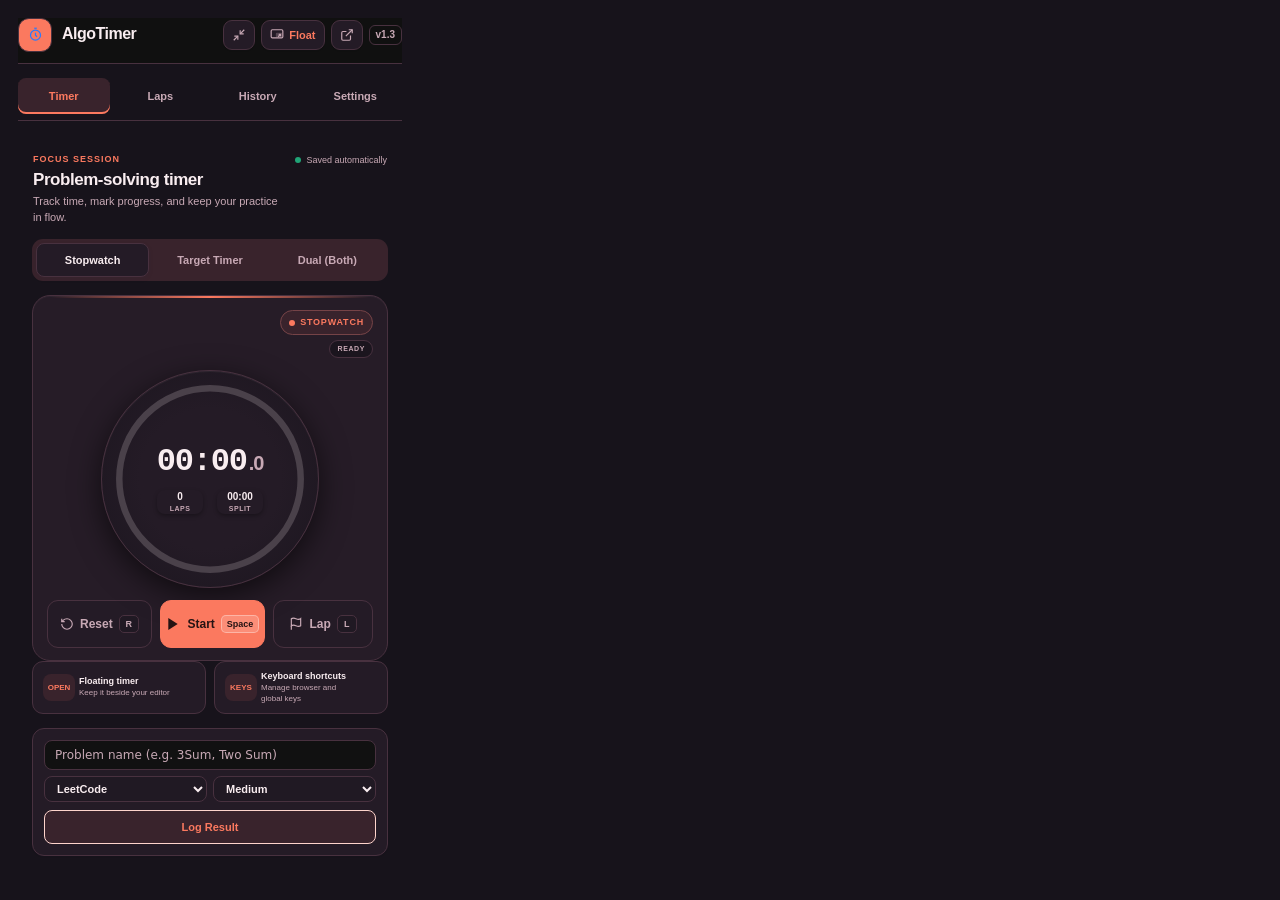
<file: popup/popup.html>
<!DOCTYPE html>
<html lang="en" data-theme="sunset">
<head>
  <meta charset="UTF-8">
  <meta name="viewport" content="width=device-width, initial-scale=1.0">
  <title>AlgoTimer - Problem Solving Stopwatch & Timer</title>
  <link rel="stylesheet" href="popup.css">
  <link rel="stylesheet" href="modern.css">
</head>
<body class="modern-popup">
  <div class="app-container">
    <div class="runtime-alert" id="runtime-alert" role="alert" hidden></div>
    <!-- Ambient Horizon Light Flare (from bottom reference) -->
    <div class="horizon-flare" aria-hidden="true"></div>

    <!-- Top Header -->
    <header class="app-header">
      <div class="brand">
        <div class="brand-logo">
          <svg viewBox="0 0 24 24" fill="none" stroke="currentColor" stroke-width="2">
            <circle cx="12" cy="13" r="8"></circle>
            <path d="M12 9v4l2.5 2.5"></path>
            <path d="M10 2h4"></path>
          </svg>
        </div>
        <span class="brand-name">AlgoTimer</span>
      </div>
      <div class="header-badges">
        <!-- Quick Dynamic Theme Cycler Button -->
        <button class="header-btn" id="btn-quick-theme" title="Cycle through 10 coordinated timer themes">
          <span class="theme-quick-dot"></span>
          <span class="btn-text" id="header-theme-label">Sunset Glass</span>
        </button>

        <!-- Compact Mini Mode Toggle -->
        <button class="header-btn" id="btn-toggle-compact" title="Toggle Compact Mode (Make window ultra-small and fit anywhere)">
          <svg viewBox="0 0 24 24" fill="none" stroke="currentColor" stroke-width="2">
            <polyline points="4 14 10 14 10 20"></polyline>
            <polyline points="20 10 14 10 14 4"></polyline>
            <line x1="14" y1="10" x2="21" y2="3"></line>
            <line x1="3" y1="21" x2="10" y2="14"></line>
          </svg>
          <span class="btn-text">Compact</span>
        </button>

        <!-- Persistent floating window -->
        <button class="header-btn" id="btn-popout-pip" title="Open the persistent floating timer">
          <svg viewBox="0 0 24 24" fill="none" stroke="currentColor" stroke-width="2">
            <rect x="2" y="3" width="20" height="14" rx="2" ry="2"></rect>
            <rect x="11" y="9" width="9" height="6" rx="1" ry="1" fill="currentColor" opacity="0.3"></rect>
            <polyline points="15 11 18 11 18 14"></polyline>
            <line x1="14" y1="15" x2="18" y2="11"></line>
          </svg>
          <span class="btn-text">Float</span>
        </button>
        <button class="header-btn icon-only" id="btn-popout-window" title="Open in Standalone Resizable Window (Move anywhere on screen)">
          <svg viewBox="0 0 24 24" fill="none" stroke="currentColor" stroke-width="2">
            <path d="M18 13v6a2 2 0 0 1-2 2H5a2 2 0 0 1-2-2V8a2 2 0 0 1 2-2h6"></path>
            <polyline points="15 3 21 3 21 9"></polyline>
            <line x1="10" y1="14" x2="21" y2="3"></line>
          </svg>
        </button>
        <span class="version-tag">v1.3</span>
      </div>
    </header>

    <!-- Navigation Tabs -->
    <nav class="nav-tabs">
      <button class="nav-tab active" data-tab="timer">Timer</button>
      <button class="nav-tab" data-tab="laps">Laps <span class="lap-count-badge" id="lap-badge" style="display: none;">0</span></button>
      <button class="nav-tab" data-tab="history">History</button>
      <button class="nav-tab" data-tab="settings">Settings</button>
    </nav>

    <!-- TAB 1: TIMER / STOPWATCH -->
    <main class="tab-content active" id="tab-timer">
      <div class="workspace-heading">
        <div>
          <span class="eyebrow">Focus session</span>
          <h1>Problem-solving timer</h1>
          <p>Track time, mark progress, and keep your practice in flow.</p>
        </div>
        <span class="workspace-save-note">Saved automatically</span>
      </div>
      <!-- Mode Segmented Switcher (Stopwatch, Target Timer, Dual Both) -->
      <div class="mode-switcher">
        <button class="mode-btn active" id="btn-mode-stopwatch" data-mode="stopwatch">
          Stopwatch
        </button>
        <button class="mode-btn" id="btn-mode-timer" data-mode="timer">
          Target Timer
        </button>
        <button class="mode-btn" id="btn-mode-dual" data-mode="dual">
          Dual (Both)
        </button>
      </div>

      <!-- Concurrent Background Indicator Banners -->
      <div class="concurrent-banner" id="concurrent-target-banner" style="display: none;">
        <div class="concurrent-info">
          <span class="pulse-indicator pulse-rose"></span>
          <span class="concurrent-label">Target Timer:</span>
          <strong class="concurrent-digits" id="concurrent-target-time">24:15</strong>
        </div>
        <div class="concurrent-actions">
          <button class="concurrent-btn" id="btn-concurrent-target-pause">Pause</button>
          <button class="concurrent-btn primary" id="btn-concurrent-target-switch">View</button>
        </div>
      </div>

      <div class="concurrent-banner" id="concurrent-stopwatch-banner" style="display: none;">
        <div class="concurrent-info">
          <span class="pulse-indicator pulse-blue"></span>
          <span class="concurrent-label">Stopwatch:</span>
          <strong class="concurrent-digits" id="concurrent-stopwatch-time">08:42</strong>
        </div>
        <div class="concurrent-actions">
          <button class="concurrent-btn" id="btn-concurrent-stopwatch-pause">Pause</button>
          <button class="concurrent-btn primary" id="btn-concurrent-stopwatch-switch">View</button>
        </div>
      </div>

      <!-- ================= SINGLE MODE CONTAINER ================= -->
      <div id="single-mode-view">
        <!-- Target Presets (Visible only in Timer Mode) -->
        <div class="presets-container" id="presets-container" style="display: none;">
          <span class="presets-label">Select Target:</span>
          <div class="preset-chips">
            <button class="preset-chip" data-mins="5">5m</button>
            <button class="preset-chip" data-mins="15">15m <small>Easy</small></button>
            <button class="preset-chip active" data-mins="30">30m <small>Med</small></button>
            <button class="preset-chip" data-mins="45">45m <small>Hard</small></button>
            <button class="preset-chip" data-mins="60">60m <small>Mock</small></button>
            <button class="preset-chip" id="btn-custom-time">Custom...</button>
          </div>

          <div class="custom-time-box" id="custom-time-box" style="display: none;">
            <div class="time-inputs">
              <div class="time-input-group">
                <input type="number" id="custom-hours" min="0" max="23" value="0">
                <label>hr</label>
              </div>
              <span class="colon">:</span>
              <div class="time-input-group">
                <input type="number" id="custom-minutes" min="0" max="59" value="25">
                <label>min</label>
              </div>
              <span class="colon">:</span>
              <div class="time-input-group">
                <input type="number" id="custom-seconds" min="0" max="59" value="0">
                <label>sec</label>
              </div>
            </div>
            <button class="btn-sm btn-primary" id="btn-apply-custom">Set Target</button>
          </div>
        </div>

        <section class="timer-focus-card" aria-label="Timer controls">
          <div class="timer-card-heading">
            <div>
              <span class="timer-card-kicker">FOCUS TIMER</span>
              <h2>Stay in flow</h2>
            </div>
            <div class="timer-card-status">
              <div class="dial-badge-pill" id="dial-status-pill">
                <span class="status-pulse-dot"></span>
                <span id="dial-status-label">STOPWATCH</span>
              </div>
              <span class="timer-state-pill" id="timer-running-state" data-state="stopped">READY</span>
            </div>
          </div>

          <!-- Main Stopwatch Dial & Precision Ring -->
          <div class="dial-wrapper">
          <svg class="dial-svg" viewBox="0 0 200 200">
            <defs>
              <linearGradient id="timerGrad" x1="0%" y1="0%" x2="100%" y2="100%">
                <stop offset="0%" stop-color="#00f2fe" id="grad-stop-1" />
                <stop offset="50%" stop-color="#8b5cf6" id="grad-stop-2" />
                <stop offset="100%" stop-color="#ec4899" id="grad-stop-3" />
              </linearGradient>
              <filter id="timerGlow" x="-20%" y="-20%" width="140%" height="140%">
                <feGaussianBlur stdDeviation="3.5" result="blur" />
                <feMerge>
                  <feMergeNode in="blur" />
                  <feMergeNode in="SourceGraphic" />
                </feMerge>
              </filter>
            </defs>
            <!-- Outer Precision Ticks (Cyan & Violet Dotted Track) -->
            <circle class="dial-outer-ticks" cx="100" cy="100" r="92" stroke="rgba(255, 255, 255, 0.16)" stroke-dasharray="2 6" stroke-width="2.5" fill="none" />
            <!-- Base Track -->
            <circle class="dial-track" cx="100" cy="100" r="84" stroke="rgba(255, 255, 255, 0.06)" stroke-width="8" fill="none"></circle>
            <!-- Active Progress Arc -->
            <circle class="dial-progress" id="dial-progress" cx="100" cy="100" r="84" stroke="url(#timerGrad)" filter="url(#timerGlow)" stroke-width="8" stroke-linecap="round" fill="none"></circle>
          </svg>

          <div class="dial-center-content">
            <div class="dial-digits" id="dial-digits">00:00:00<small id="dial-millis">.0</small></div>
            <div class="dial-target-label" id="dial-target-label" style="display: none;">Target: 30:00</div>

            <!-- 3 Mini Sub-Indicators inspired by Image 1 -->
            <div class="dial-sub-gauges">
              <div class="sub-gauge" id="sub-gauge-laps" title="Total Laps Recorded">
                <span class="sub-gauge-val" id="sub-laps-val">0</span>
                <span class="sub-gauge-lbl">LAPS</span>
              </div>
              <div class="sub-gauge" id="sub-gauge-split" title="Current Split Elapsed">
                <span class="sub-gauge-val" id="sub-split-val">00:00</span>
                <span class="sub-gauge-lbl">SPLIT</span>
              </div>
              <div class="sub-gauge" id="sub-gauge-state" title="Timer State">
                <span class="sub-gauge-val" id="sub-state-val">READY</span>
                <span class="sub-gauge-lbl">STATUS</span>
              </div>
            </div>
          </div>
        </div>

        <!-- Quick Action Controls with Shortcut Key Badges -->
        <div class="controls-row">
          <button class="btn btn-secondary" id="btn-reset" title="Reset (Hotkey: R)">
            <svg viewBox="0 0 24 24" fill="none" stroke="currentColor" stroke-width="2">
              <path d="M3 12a9 9 0 1 0 9-9 9.75 9.75 0 0 0-6.74 2.74L3 8"></path>
              <path d="M3 3v5h5"></path>
            </svg>
            <span>Reset</span>
            <kbd class="key-badge">R</kbd>
          </button>

          <button class="btn btn-primary-hero" id="btn-toggle-run" title="Start or Pause (Hotkey: Space)">
            <svg class="icon-play" viewBox="0 0 24 24" fill="currentColor">
              <polygon points="5 3 19 12 5 21 5 3"></polygon>
            </svg>
            <span id="btn-toggle-text">Start</span>
            <kbd class="key-badge key-badge-hero">Space</kbd>
          </button>

          <button class="btn btn-secondary" id="btn-lap" title="Split Lap (Hotkey: L)">
            <svg viewBox="0 0 24 24" fill="none" stroke="currentColor" stroke-width="2">
              <path d="M4 15s1-1 4-1 5 2 8 2 4-1 4-1V3s-1 1-4 1-5-2-8-2-4 1-4 1z"></path>
              <line x1="4" y1="22" x2="4" y2="15"></line>
            </svg>
            <span>Lap</span>
            <kbd class="key-badge">L</kbd>
          </button>
        </div>
      </section>

      <div class="timer-quick-actions" aria-label="Timer quick actions">
        <button class="quick-action-card" id="btn-open-floating-from-timer">
          <span class="quick-action-icon" aria-hidden="true">OPEN</span>
          <span><strong>Floating timer</strong><small>Keep it beside your editor</small></span>
          <span class="quick-action-arrow" aria-hidden="true"></span>
        </button>
        <button class="quick-action-card" id="btn-open-shortcuts-from-timer">
          <span class="quick-action-icon" aria-hidden="true">KEYS</span>
          <span><strong>Keyboard shortcuts</strong><small>Manage browser and global keys</small></span>
          <span class="quick-action-arrow" aria-hidden="true"></span>
        </button>
      </div>
      </div>

      <!-- ================= DUAL MODE VIEW (BOTH ACTIVE) ================= -->
      <div id="dual-mode-view" style="display: none;">
        <!-- Card 1: Stopwatch (Elapsed) -->
        <div class="dual-card" id="dual-stopwatch-card">
          <div class="dual-card-header">
            <div class="dual-card-title">
              <span class="dual-card-icon" aria-hidden="true">SW</span>
              <span>Stopwatch (Elapsed)</span>
            </div>
            <span class="dual-badge" id="dual-sw-badge">STOPPED</span>
          </div>
          <div class="dual-digits-row">
            <div class="dual-clock-digits" id="dual-sw-digits">
              00:00:00<small id="dual-sw-millis">.0</small>
            </div>
          </div>
          <div class="dual-card-actions">
            <button class="dual-btn dual-btn-primary" id="btn-dual-sw-toggle">
              <span id="btn-dual-sw-text">Start</span>
            </button>
            <button class="dual-btn" id="btn-dual-sw-lap">Lap</button>
            <button class="dual-btn" id="btn-dual-sw-reset">Reset</button>
          </div>
        </div>

        <!-- Card 2: Target Countdown -->
        <div class="dual-card" id="dual-timer-card">
          <div class="dual-card-header">
            <div class="dual-card-title">
              <span class="dual-card-icon" aria-hidden="true">T</span>
              <span>Target Countdown</span>
            </div>
            <span class="dual-badge" id="dual-timer-badge">30m Target</span>
          </div>
          <div class="dual-progress-track">
            <div class="dual-progress-fill" id="dual-timer-progress"></div>
          </div>
          <div class="dual-digits-row">
            <div class="dual-clock-digits" id="dual-timer-digits">
              30:00<small id="dual-timer-millis">.0</small>
            </div>
          </div>
          <div class="dual-preset-row">
            <button class="dual-chip" data-mins="5">5m</button>
            <button class="dual-chip" data-mins="15">15m</button>
            <button class="dual-chip active" data-mins="30">30m</button>
            <button class="dual-chip" data-mins="45">45m</button>
            <button class="dual-chip" data-mins="60">60m</button>
          </div>
          <div class="dual-card-actions">
            <button class="dual-btn dual-btn-primary" id="btn-dual-timer-toggle">
              <span id="btn-dual-timer-text">Start</span>
            </button>
            <button class="dual-btn" id="btn-dual-timer-reset">Reset</button>
          </div>
        </div>

        <!-- Master Synchronization Control Bar -->
        <div class="dual-master-bar">
          <button class="btn btn-primary-hero dual-master-btn" id="btn-dual-master-toggle">
            <span id="dual-master-text">Start Both Together</span>
          </button>
          <button class="btn btn-secondary" id="btn-dual-master-reset" title="Reset both timers">
            <span>Reset Both</span>
          </button>
        </div>
      </div>

      <!-- Problem Logging Quick Bar -->
      <div class="problem-log-bar">
        <div class="problem-meta">
          <input type="text" id="active-problem-title" placeholder="Problem name (e.g. 3Sum, Two Sum)" spellcheck="false">
          <div class="meta-tags">
            <select id="active-platform" class="mini-select">
              <option value="LeetCode">LeetCode</option>
              <option value="Codeforces">Codeforces</option>
              <option value="HackerRank">HackerRank</option>
              <option value="NeetCode">NeetCode</option>
              <option value="CodeChef">CodeChef</option>
              <option value="Other">Other</option>
            </select>
            <select id="active-difficulty" class="mini-select">
              <option value="Easy">Easy</option>
              <option value="Medium" selected>Medium</option>
              <option value="Hard">Hard</option>
            </select>
          </div>
        </div>
        <button class="btn-log-session" id="btn-log-modal-open" title="Save session to history">
          Log Result
        </button>
      </div>
    </main>

    <!-- TAB 2: LAPS & MILESTONES -->
    <section class="tab-content" id="tab-laps">
      <div class="laps-header">
        <h3>Problem Solving Checkpoints</h3>
        <p class="subtitle">Track phases from understanding through debugging.</p>
      </div>
      <div class="laps-quick-add">
        <button class="lap-phase-btn" data-phase="Read & Understand">Understand</button>
        <button class="lap-phase-btn" data-phase="Design Algorithm">Approach</button>
        <button class="lap-phase-btn" data-phase="Implementation">Code</button>
        <button class="lap-phase-btn" data-phase="Test & Debug">Debug</button>
      </div>
      <div class="laps-list-container" id="laps-list">
        <div class="empty-state">
          <p>No laps recorded yet.</p>
          <small>Click <strong>Lap</strong> while solving or select a phase above.</small>
        </div>
      </div>
    </section>

    <!-- TAB 3: HISTORY & SESSIONS -->
    <section class="tab-content" id="tab-history">
      <div class="history-top-summary">
        <div class="stat-card">
          <div class="stat-num" id="stat-solved-count">0</div>
          <div class="stat-label">Problems Logged</div>
        </div>
        <div class="stat-card">
          <div class="stat-num" id="stat-total-time">0m</div>
          <div class="stat-label">Total Time</div>
        </div>
      </div>
      <div class="history-actions-bar">
        <button class="btn-xs" id="btn-export-csv">Export CSV</button>
        <button class="btn-xs btn-danger" id="btn-clear-history">Clear</button>
      </div>
      <div class="history-list" id="history-list">
        <div class="empty-state">
          <p>No solved problem sessions yet.</p>
          <small>Log your completed problems to track your speed and consistency!</small>
        </div>
      </div>
    </section>

    <!-- TAB 4: SETTINGS -->
    <section class="tab-content" id="tab-settings">
      <!-- Dynamic Theme & Accent Combinations -->
      <div class="settings-group">
        <h4>Timer Design</h4>
        <p class="setting-desc" style="margin-bottom: 8px;">Choose one of ten themes. Your selection syncs with the floating timer and Windows companion.</p>
        <div class="theme-palette-row" role="group" aria-label="Timer themes">
          <button class="theme-pill-btn active" data-theme-choice="sunset" aria-pressed="true" title="Sunset Glass: dark plum with warm coral accents">
            <span class="theme-dot dot-sunset"></span>
            <span class="theme-choice-copy"><strong>Sunset Glass</strong><small>Plum and coral</small></span>
          </button>
          <button class="theme-pill-btn" data-theme-choice="warm" aria-pressed="false" title="Warm Minimal: soft neutral surfaces with orange accents">
            <span class="theme-dot dot-warm"></span>
            <span class="theme-choice-copy"><strong>Warm Minimal</strong><small>Sand and orange</small></span>
          </button>
          <button class="theme-pill-btn" data-theme-choice="aurora" aria-pressed="false" title="Aurora: cool blue and violet surfaces with coral highlights">
            <span class="theme-dot dot-aurora"></span>
            <span class="theme-choice-copy"><strong>Aurora</strong><small>Blue and violet</small></span>
          </button>
          <button class="theme-pill-btn" data-theme-choice="graphite" aria-pressed="false" title="Graphite Neon: charcoal surfaces with violet details">
            <span class="theme-dot dot-graphite"></span>
            <span class="theme-choice-copy"><strong>Graphite Neon</strong><small>Charcoal and violet</small></span>
          </button>
          <button class="theme-pill-btn" data-theme-choice="black" aria-pressed="false" title="Full Black: pure black surfaces with high-contrast timer controls">
            <span class="theme-dot dot-black"></span>
            <span class="theme-choice-copy"><strong>Full Black</strong><small>Black and gold</small></span>
          </button>
          <button class="theme-pill-btn" data-theme-choice="minimal" aria-pressed="false" title="Minimal Black: quiet near-black surfaces with clear blue controls">
            <span class="theme-dot dot-minimal"></span>
            <span class="theme-choice-copy"><strong>Minimal Black</strong><small>Black and blue</small></span>
          </button>
          <button class="theme-pill-btn" data-theme-choice="dashboard" aria-pressed="false" title="Quiet Dashboard: dark slate surfaces with restrained teal accents">
            <span class="theme-dot dot-dashboard"></span>
            <span class="theme-choice-copy"><strong>Quiet Dashboard</strong><small>Slate and teal</small></span>
          </button>
          <button class="theme-pill-btn" data-theme-choice="purple" aria-pressed="false" title="Deep Purple: focused dark violet surfaces with lilac controls">
            <span class="theme-dot dot-purple"></span>
            <span class="theme-choice-copy"><strong>Deep Purple</strong><small>Violet and lilac</small></span>
          </button>
          <button class="theme-pill-btn" data-theme-choice="glass" aria-pressed="false" title="Soft Glass: pale layered surfaces with muted rose accents">
            <span class="theme-dot dot-glass"></span>
            <span class="theme-choice-copy"><strong>Soft Glass</strong><small>Soft layers and rose</small></span>
          </button>
          <button class="theme-pill-btn" data-theme-choice="navy" aria-pressed="false" title="Navy and Cyan: deep navy surfaces with cyan controls and pink status accents">
            <span class="theme-dot dot-navy"></span>
            <span class="theme-choice-copy"><strong>Navy &amp; Cyan</strong><small>Navy, cyan, and pink</small></span>
          </button>
        </div>
      </div>

      <div class="settings-group">
        <h4>General Options</h4>
        <label class="setting-row">
          <div class="setting-info">
            <span class="setting-title">Dual Active Mode</span>
            <span class="setting-desc">Allow Stopwatch & Target Timer both active simultaneously</span>
          </div>
          <input type="checkbox" id="setting-dual-active" checked>
        </label>
        <label class="setting-row">
          <div class="setting-info">
            <span class="setting-title">Sound Alerts</span>
            <span class="setting-desc">Pleasant audio chimes on completion, warnings, and laps</span>
          </div>
          <input type="checkbox" id="setting-sound" checked>
        </label>
        <label class="setting-row">
          <div class="setting-info">
            <span class="setting-title">Floating Overlay Widget</span>
            <span class="setting-desc">Enable in-page floating widget & corner dock</span>
          </div>
          <input type="checkbox" id="setting-floating" checked>
        </label>
        <div class="setting-row" style="margin-top: 6px;">
          <div class="setting-info">
            <span class="setting-title">Widget Auto-Show Behavior</span>
            <span class="setting-desc">Choose when the corner timer appears on web pages</span>
          </div>
          <select id="setting-floating-display-mode" class="mini-select" style="min-width: 140px; padding: 4px 8px; font-size: 11px; background: rgba(30, 41, 59, 0.8); border: 1px solid rgba(255, 255, 255, 0.15); border-radius: 6px; color: #f8fafc;">
            <option value="coding_only" selected>Coding Sites Only</option>
            <option value="running_only">Only When Running</option>
            <option value="always">All Webpages</option>
          </select>
        </div>
      </div>

      <div class="settings-group">
        <h4>Floating Timer Options</h4>
        <div class="setting-action-card">
          <div class="setting-info">
            <span class="setting-title">Persistent Floating Timer</span>
            <span class="setting-desc">Opens a persistent timer window. Use Picture-in-Picture inside it for browser-managed always-on-top behavior where available.</span>
          </div>
          <button class="btn btn-secondary btn-sm" id="setting-btn-launch-pip" style="margin-top: 8px;">
            Open Floating Timer
          </button>
        </div>
      </div>

      <div class="settings-group shortcut-center" id="windows-companion-settings">
        <div class="shortcut-center-heading">
          <div>
            <span class="timer-card-kicker">WINDOWS COMPANION</span>
            <h4>System-wide shortcuts</h4>
          </div>
          <span class="shortcut-status-pill" id="companion-status" data-status="unknown">Checking companion...</span>
        </div>
        <div class="setting-action-card">
          <div class="setting-info">
            <span class="setting-desc">These Windows hotkeys work across apps only while the optional companion is installed and connected. Its native timer can stay above other windows; the Chrome popup alone cannot.</span>
          </div>
          <div class="companion-actions">
            <button class="btn btn-secondary btn-sm" id="btn-show-companion">Show native timer</button>
            <button class="btn-xs" id="btn-reconnect-companion">Reconnect</button>
          </div>
          <div class="companion-position-controls">
            <label>
              <span>Pin corner</span>
              <select id="companion-corner-select" aria-label="Native timer corner">
                <option value="top-left">Top left</option>
                <option value="top-right">Top right</option>
                <option value="bottom-left">Bottom left</option>
                <option value="bottom-right">Bottom right</option>
              </select>
            </label>
            <label class="companion-pin-toggle"><input type="checkbox" id="companion-pinned"> Pinned</label>
            <button class="btn-xs" id="btn-save-companion-position" type="button">Save position</button>
            <span class="companion-topmost-note" id="companion-topmost-note">Always-on-top requires the connected Windows companion.</span>
          </div>
          <div class="companion-hotkeys shortcut-config-list" id="companion-hotkeys"></div>
          <div class="shortcut-editor-actions">
            <button class="btn-xs" id="btn-reset-companion-shortcuts" type="button">Reset defaults</button>
            <button class="btn btn-secondary btn-sm" id="btn-save-companion-shortcuts" type="button">Save global shortcuts</button>
          </div>
          <p class="setting-desc shortcut-limit-note">Changes are sent to the connected Windows companion. Key conflicts are reported as unavailable; browser shortcuts below are managed separately by Chrome.</p>
        </div>
      </div>

      <div class="settings-group shortcut-center">
        <div class="shortcut-center-heading">
          <div>
            <span class="timer-card-kicker">CHROME EXTENSION</span>
            <h4>Browser shortcuts</h4>
          </div>
          <span class="shortcut-scope-tag">Browser scope</span>
        </div>
        <div class="shortcut-list shortcut-config-list">
          <div class="shortcut-item"><span><strong>Start / Pause</strong><small>Toggle the active timer</small></span><kbd class="key-badge" id="shortcut-toggle-timer">Alt + Shift + 1</kbd></div>
          <div class="shortcut-item"><span><strong>Lap</strong><small>Record a split</small></span><kbd class="key-badge" id="shortcut-record-lap">Alt + Shift + 2</kbd></div>
          <div class="shortcut-item"><span><strong>Reset</strong><small>Reset the active timer</small></span><kbd class="key-badge" id="shortcut-reset-timer">Alt + Shift + 3</kbd></div>
          <div class="shortcut-item"><span><strong>Show / Hide</strong><small>Floating timer window</small></span><kbd class="key-badge" id="shortcut-toggle-floating-window">Alt + Shift + 4</kbd></div>
          <p class="setting-desc shortcut-limit-note">Chrome controls these bindings. They may work in other browser tabs, but cannot reliably capture keys while VS Code or another desktop app has focus.</p>
          <button class="btn-xs" id="btn-open-shortcuts">Customize shortcuts</button>
        </div>
      </div>

      <div class="settings-footer">
        <a href="https://github.com/raisulalam014-hue/AlgoTimer" target="_blank" class="github-link" id="ext-github-link">
          GitHub repository
        </a>
      </div>
    </section>

    <!-- LOG PROBLEM MODAL -->
    <div class="modal-overlay" id="modal-log" style="display: none;">
      <div class="modal-card">
        <div class="modal-header">
          <h3>Log Problem Session</h3>
          <button class="modal-close" id="btn-modal-close" aria-label="Close dialog">X</button>
        </div>
        <div class="modal-body">
          <div class="form-group">
            <label>Problem Title</label>
            <input type="text" id="modal-title" placeholder="e.g. 42. Trapping Rain Water">
          </div>
          <div class="form-row">
            <div class="form-group">
              <label>Platform</label>
              <select id="modal-platform">
                <option value="LeetCode">LeetCode</option>
                <option value="Codeforces">Codeforces</option>
                <option value="HackerRank">HackerRank</option>
                <option value="NeetCode">NeetCode</option>
                <option value="CodeChef">CodeChef</option>
                <option value="Other">Other</option>
              </select>
            </div>
            <div class="form-group">
              <label>Difficulty</label>
              <select id="modal-difficulty">
                <option value="Easy">Easy</option>
                <option value="Medium" selected>Medium</option>
                <option value="Hard">Hard</option>
              </select>
            </div>
          </div>
          <div class="form-group">
            <label>Verdict / Outcome</label>
            <div class="verdict-options">
              <label class="verdict-chip solved">
                <input type="radio" name="verdict" value="Solved" checked>
                <span>Solved</span>
              </label>
              <label class="verdict-chip upsolved">
                <input type="radio" name="verdict" value="Upsolved">
                <span>Upsolved</span>
              </label>
              <label class="verdict-chip attempted">
                <input type="radio" name="verdict" value="Attempted">
                <span>Need Review</span>
              </label>
            </div>
          </div>
          <div class="form-group">
            <label>Time Taken</label>
            <div class="modal-time-display" id="modal-time-display">00:00:00</div>
          </div>
          <div class="form-group">
            <label>Key Takeaway / Notes</label>
            <textarea id="modal-notes" rows="2" placeholder="e.g. Used two-pointer approach O(N), watch out for edge cases with empty arrays."></textarea>
          </div>
        </div>
        <div class="modal-footer">
          <button class="btn btn-secondary" id="btn-modal-cancel">Cancel</button>
          <button class="btn btn-primary" id="btn-modal-save">Save Session</button>
        </div>
      </div>
    </div>
  </div>

  <script src="audio.js"></script>
  <script src="popup.js"></script>
</body>
</html>
</file>
<file: popup/popup.css>
/* ==========================================================================
   AlgoTimer — Premium Black Minimalist Design System
   Apple Watch Stopwatch Aesthetics x Modern Fintech Dashboard
   Dark Charcoal & Pitch Black (#080808) with Vibrant Functional Accents
   ========================================================================== */

:root,
[data-theme] {
  /* Foundation Colours */
  --bg-main: #080808;
  --bg-secondary: #101010;
  --bg-card: #171717;
  --bg-card-elevated: #202020;
  --bg-input: #111111;
  --border-subtle: #303030;
  --border-focus: #484848;

  --text-primary: #FFFFFF;
  --text-secondary: #A5A5A5;
  --text-muted: #707070;

  /* Vibrant Functional Accents */
  --accent-blue: #287BFF;    /* Primary actions */
  --accent-green: #49C98B;   /* Running / success states */
  --accent-orange: #FF4B24;  /* Important actions / paused / stop */
  --accent-yellow: #FFD329;  /* Target countdown / warnings */
  --accent-purple: #995BFF;  /* Secondary highlights / Apple Watch hero */

  /* Legacy variable bridges for complete backward compatibility */
  --bg-deep: var(--bg-main);
  --bg-nebula: none;
  --bg-surface: var(--bg-card);
  --bg-surface-elevated: var(--bg-card-elevated);
  --bg-pill: var(--bg-secondary);
  --border-active: var(--border-focus);
  --accent-cyan: var(--accent-blue);
  --accent-cyan-light: #5ba2ff;
  --accent-lavender: #b687ff;
  --accent-magenta: var(--accent-orange);
  --hero-btn-bg: var(--accent-purple);
  --hero-btn-shadow: 0 4px 18px rgba(153, 91, 255, 0.35);
  --kbd-bg: #141414;
  --kbd-border: #303030;
  --kbd-color: #A5A5A5;
  --kbd-glow: none;
  --state-rose: var(--accent-orange);
  --state-amber: var(--accent-yellow);
  --state-emerald: var(--accent-green);

  /* Typography */
  --font-mono: ui-monospace, "SF Mono", "JetBrains Mono", Menlo, Monaco, Consolas, monospace;
  --font-sans: system-ui, -apple-system, BlinkMacSystemFont, "Segoe UI", Roboto, sans-serif;

  /* Sizing & Transitions */
  --radius-xs: 6px;
  --radius-sm: 8px;
  --radius-md: 12px;
  --radius-lg: 16px;
  --radius-squircle: 18px;
  --radius-pill: 9999px;

  --trans-fast: 140ms cubic-bezier(0.22, 1, 0.36, 1);
  --trans-normal: 200ms cubic-bezier(0.22, 1, 0.36, 1);
}

/* Base Reset & Layout */
* {
  box-sizing: border-box;
  margin: 0;
  padding: 0;
  -webkit-font-smoothing: antialiased;
  -moz-osx-font-smoothing: grayscale;
}

body {
  width: 380px;
  min-height: 565px;
  background-color: var(--bg-main);
  color: var(--text-primary);
  font-family: var(--font-sans);
  font-size: 13px;
  line-height: 1.4;
  user-select: none;
  -webkit-user-select: none;
  overflow-x: hidden;
  position: relative;
}

/* Eliminate loud neon horizon flare */
.horizon-flare {
  display: none !important;
}

.app-container {
  display: flex;
  flex-direction: column;
  min-height: 565px;
  background-color: var(--bg-main);
  position: relative;
}

/* ==========================================================================
   HEADER — Minimalist, Clean, High Contrast
   ========================================================================== */
.app-header {
  height: 46px;
  display: flex;
  align-items: center;
  justify-content: space-between;
  padding: 0 14px;
  background: var(--bg-secondary);
  border-bottom: 1px solid var(--border-subtle);
  position: relative;
  z-index: 20;
}

.brand {
  display: flex;
  align-items: center;
  gap: 8px;
}

.brand-logo {
  width: 26px;
  height: 26px;
  border-radius: 8px;
  background: var(--bg-card);
  border: 1px solid var(--border-subtle);
  display: flex;
  align-items: center;
  justify-content: center;
  color: var(--accent-blue);
  box-shadow: 0 2px 6px rgba(0, 0, 0, 0.4);
}

.brand-logo svg {
  width: 15px;
  height: 15px;
}

.brand-name {
  font-size: 14px;
  font-weight: 800;
  letter-spacing: -0.3px;
  color: var(--text-primary);
}

.header-badges {
  display: flex;
  align-items: center;
  gap: 6px;
}

.header-btn {
  background: var(--bg-card);
  border: 1px solid var(--border-subtle);
  color: var(--text-secondary);
  font-size: 11px;
  font-weight: 600;
  padding: 5px 9px;
  border-radius: var(--radius-sm);
  cursor: pointer;
  display: inline-flex;
  align-items: center;
  gap: 5px;
  transition: all var(--trans-fast);
}

.header-btn svg {
  width: 13px;
  height: 13px;
  color: var(--text-secondary);
}

.header-btn:hover {
  background: var(--bg-card-elevated);
  border-color: var(--border-focus);
  color: var(--text-primary);
}

.header-btn:hover svg {
  color: var(--text-primary);
}

.header-btn:active {
  transform: scale(0.96);
}

.header-btn.icon-only {
  padding: 5px 7px;
}

/* Hide loud theme switcher button in header since we use Unified Black */
#btn-quick-theme {
  display: none !important;
}

.version-tag {
  font-size: 10px;
  font-weight: 700;
  color: var(--text-muted);
  background: var(--bg-card-elevated);
  border: 1px solid var(--border-subtle);
  padding: 2px 6px;
  border-radius: 6px;
  font-family: var(--font-mono);
}

/* ==========================================================================
   NAVIGATION TABS — Fintech Inspired Matte Pills
   ========================================================================== */
.nav-tabs {
  display: flex;
  background: var(--bg-secondary);
  padding: 6px 12px;
  gap: 4px;
  border-bottom: 1px solid var(--border-subtle);
}

.nav-tab {
  flex: 1;
  background: transparent;
  border: 1px solid transparent;
  color: var(--text-secondary);
  font-family: var(--font-sans);
  font-size: 11px;
  font-weight: 600;
  padding: 6px 8px;
  border-radius: var(--radius-sm);
  cursor: pointer;
  display: inline-flex;
  align-items: center;
  justify-content: center;
  gap: 4px;
  white-space: nowrap;
  transition: all var(--trans-fast);
}

.nav-tab:hover {
  color: var(--text-primary);
  background: rgba(255, 255, 255, 0.04);
}

.nav-tab.active {
  background: var(--bg-card-elevated);
  border-color: var(--border-subtle);
  color: var(--text-primary);
  font-weight: 700;
  box-shadow: 0 2px 8px rgba(0, 0, 0, 0.4);
}

.lap-count-badge {
  background: var(--accent-blue);
  color: #FFFFFF;
  font-size: 9px;
  font-weight: 800;
  padding: 1px 5px;
  border-radius: 10px;
  font-family: var(--font-mono);
}

/* Main Tab Content Layout */
.tab-content {
  display: none;
  flex: 1;
  padding: 12px 14px 14px;
  flex-direction: column;
  gap: 12px;
}

.tab-content.active {
  display: flex;
}

/* ==========================================================================
   MODE SWITCHER — Sleek Segmented Control
   ========================================================================== */
.mode-switcher {
  display: flex;
  background: var(--bg-secondary);
  border: 1px solid var(--border-subtle);
  border-radius: var(--radius-md);
  padding: 3px;
  gap: 3px;
}

.mode-btn {
  flex: 1;
  background: transparent;
  border: 1px solid transparent;
  color: var(--text-secondary);
  font-size: 11px;
  font-weight: 600;
  padding: 6px 8px;
  border-radius: 9px;
  cursor: pointer;
  display: inline-flex;
  align-items: center;
  justify-content: center;
  gap: 5px;
  transition: all var(--trans-fast);
}

.mode-btn:hover {
  color: var(--text-primary);
}

.mode-btn.active {
  background: var(--bg-card-elevated);
  border-color: var(--border-subtle);
  color: var(--text-primary);
  font-weight: 700;
  box-shadow: 0 2px 6px rgba(0, 0, 0, 0.35);
}

/* Concurrent Banners */
.concurrent-banner {
  display: flex;
  align-items: center;
  justify-content: space-between;
  background: var(--bg-card);
  border: 1px solid var(--border-subtle);
  border-radius: var(--radius-md);
  padding: 7px 11px;
}

.concurrent-info {
  display: flex;
  align-items: center;
  gap: 7px;
  font-size: 11px;
  color: var(--text-secondary);
}

.pulse-indicator {
  width: 6px;
  height: 6px;
  border-radius: 50%;
}

.pulse-rose {
  background: var(--accent-orange);
  box-shadow: 0 0 6px var(--accent-orange);
}

.pulse-blue {
  background: var(--accent-blue);
  box-shadow: 0 0 6px var(--accent-blue);
}

.concurrent-digits {
  font-family: var(--font-mono);
  font-weight: 700;
  color: var(--text-primary);
}

.concurrent-actions {
  display: flex;
  gap: 4px;
}

.concurrent-btn {
  background: var(--bg-card-elevated);
  border: 1px solid var(--border-subtle);
  color: var(--text-secondary);
  border-radius: var(--radius-xs);
  padding: 3px 8px;
  font-size: 10px;
  font-weight: 600;
  cursor: pointer;
}

.concurrent-btn.primary {
  background: var(--accent-blue);
  color: #FFFFFF;
  border-color: transparent;
}

/* ==========================================================================
   STOPWATCH CARD & DIAL (Apple Watch Inspired Aesthetics)
   ========================================================================== */
.dial-wrapper {
  position: relative;
  width: 220px;
  height: 220px;
  margin: 4px auto 6px;
  display: flex;
  align-items: center;
  justify-content: center;
  background: var(--bg-secondary);
  border: 1px solid var(--border-subtle);
  border-radius: 28px; /* Apple Watch rounded square bezel */
  box-shadow: 0 8px 30px rgba(0, 0, 0, 0.6), inset 0 1px 0 rgba(255, 255, 255, 0.05);
  transition: border-color var(--trans-normal), box-shadow var(--trans-normal);
}

/* Living Timer subtle ambient glow when running */
.dial-wrapper.is-running {
  border-color: rgba(73, 201, 139, 0.35);
  box-shadow: 0 8px 32px rgba(0, 0, 0, 0.7), 0 0 24px rgba(73, 201, 139, 0.18), inset 0 1px 0 rgba(255, 255, 255, 0.08);
}

.dial-wrapper.is-paused {
  border-color: rgba(255, 211, 41, 0.3);
  box-shadow: 0 8px 28px rgba(0, 0, 0, 0.6), 0 0 16px rgba(255, 211, 41, 0.12);
}

.dial-svg {
  position: absolute;
  top: 0;
  left: 0;
  width: 100%;
  height: 100%;
  transform: rotate(-90deg);
  pointer-events: none;
}

.dial-outer-ticks {
  stroke: rgba(255, 255, 255, 0.08);
  stroke-dasharray: 2 6;
  stroke-width: 2;
}

.dial-track {
  stroke: #1B1B1B;
  stroke-width: 6;
}

.dial-progress {
  stroke-dasharray: 540.35;
  stroke-dashoffset: 540.35;
  stroke-width: 6;
  stroke-linecap: round;
  transition: stroke-dashoffset 0.15s cubic-bezier(0.4, 0, 0.2, 1);
  stroke: var(--accent-purple);
}

.dial-center-content {
  position: relative;
  z-index: 2;
  display: flex;
  flex-direction: column;
  align-items: center;
  justify-content: center;
  gap: 4px;
  text-align: center;
  padding: 4px;
}

/* Status Pill */
.dial-badge-pill {
  display: inline-flex;
  align-items: center;
  gap: 5px;
  padding: 2px 10px;
  border-radius: var(--radius-pill);
  background: var(--bg-card);
  border: 1px solid var(--border-subtle);
  font-size: 9px;
  font-weight: 800;
  letter-spacing: 0.8px;
  color: var(--text-secondary);
  text-transform: uppercase;
}

.status-pulse-dot {
  width: 6px;
  height: 6px;
  border-radius: 50%;
  background: var(--text-muted);
  flex-shrink: 0;
  transition: background-color var(--trans-fast);
}

.dial-badge-pill.running .status-pulse-dot {
  background: var(--accent-green);
  box-shadow: 0 0 8px var(--accent-green);
}

.dial-badge-pill.paused .status-pulse-dot {
  background: var(--accent-yellow);
  box-shadow: 0 0 6px var(--accent-yellow);
}

/* Large Center Digital Timer */
.dial-digits {
  font-family: var(--font-mono);
  font-size: 34px;
  font-weight: 800;
  font-variant-numeric: tabular-nums;
  letter-spacing: -1px;
  color: #FFFFFF;
  line-height: 1.1;
  text-shadow: 0 2px 10px rgba(0, 0, 0, 0.5);
  white-space: nowrap;
}

.dial-digits small {
  font-size: 20px;
  font-weight: 700;
  color: var(--accent-blue);
  margin-left: 2px;
}

.dial-target-label {
  font-size: 10px;
  color: var(--accent-yellow);
  font-weight: 700;
  font-family: var(--font-mono);
}

/* 3 Mini Sub-Indicators (Image 1 Apple Watch Sub-Gauges) */
.dial-sub-gauges {
  display: flex;
  align-items: center;
  justify-content: center;
  gap: 6px;
  margin-top: 4px;
}

.sub-gauge {
  background: var(--bg-card);
  border: 1px solid var(--border-subtle);
  border-radius: var(--radius-sm);
  padding: 3px 7px;
  min-width: 46px;
  display: flex;
  flex-direction: column;
  align-items: center;
  box-shadow: 0 2px 4px rgba(0, 0, 0, 0.3);
}

.sub-gauge-val {
  font-family: var(--font-mono);
  font-size: 10px;
  font-weight: 700;
  font-variant-numeric: tabular-nums;
  color: var(--text-primary);
}

.sub-gauge-lbl {
  font-size: 7px;
  font-weight: 800;
  letter-spacing: 0.5px;
  color: var(--text-muted);
}

/* ==========================================================================
   ACTION CONTROLS ROW — Apple Watch Squircle Buttons
   ========================================================================== */
.controls-row {
  display: flex;
  align-items: center;
  justify-content: center;
  gap: 10px;
  margin-top: 2px;
}

.btn {
  border: none;
  font-family: var(--font-sans);
  font-weight: 700;
  cursor: pointer;
  display: inline-flex;
  align-items: center;
  justify-content: center;
  gap: 6px;
  transition: all var(--trans-fast);
  user-select: none;
}

.btn:active {
  transform: scale(0.96);
}

/* Secondary Squircle Action (Reset & Lap) */
.btn-secondary {
  flex: 1;
  height: 48px;
  background: var(--bg-card);
  border: 1px solid var(--border-subtle);
  color: var(--text-primary);
  border-radius: var(--radius-squircle);
  font-size: 12px;
  padding: 0 12px;
  box-shadow: 0 2px 8px rgba(0, 0, 0, 0.4);
}

.btn-secondary:hover {
  background: var(--bg-card-elevated);
  border-color: var(--border-focus);
}

.btn-secondary svg {
  width: 14px;
  height: 14px;
  color: var(--text-secondary);
}

/* Primary Action Squircle Button (Image 1 Purple Hero) */
.btn-primary-hero {
  flex: 1.4;
  height: 48px;
  background: var(--accent-purple);
  color: #FFFFFF;
  border-radius: var(--radius-squircle);
  font-size: 14px;
  font-weight: 800;
  border: 1px solid rgba(255, 255, 255, 0.15);
  box-shadow: 0 4px 18px rgba(153, 91, 255, 0.4);
  position: relative;
  overflow: hidden;
  transition: background var(--trans-fast), box-shadow var(--trans-fast), transform var(--trans-fast);
}

.btn-primary-hero:hover {
  background: #a970ff;
  box-shadow: 0 6px 22px rgba(153, 91, 255, 0.55);
}

.btn-primary-hero:active {
  transform: scale(0.96);
}

/* Running State on Primary Button: Changes to Vibrant Orange Stop/Pause */
.btn-primary-hero.btn-running {
  background: var(--accent-orange);
  box-shadow: 0 4px 18px rgba(255, 75, 36, 0.45);
}

.btn-primary-hero.btn-running:hover {
  background: #ff6140;
  box-shadow: 0 6px 22px rgba(255, 75, 36, 0.6);
}

.btn-primary-hero svg {
  width: 16px;
  height: 16px;
}

/* Minimalist Keyboard Shortcut Badges */
kbd,
.key-badge {
  display: inline-flex;
  align-items: center;
  justify-content: center;
  min-width: 20px;
  height: 18px;
  padding: 0 5px;
  font-family: var(--font-mono);
  font-size: 9px;
  font-weight: 800;
  color: var(--text-muted);
  background: var(--bg-main);
  border: 1px solid var(--border-subtle);
  border-radius: 5px;
  user-select: none;
}

.key-badge-hero {
  background: rgba(0, 0, 0, 0.35);
  border-color: rgba(255, 255, 255, 0.25);
  color: #FFFFFF;
}

/* ==========================================================================
   TARGET PRESETS & COUNTDOWN CARD
   ========================================================================== */
.presets-container {
  display: flex;
  flex-direction: column;
  gap: 6px;
  padding: 2px 0 6px;
}

.presets-label {
  font-size: 10px;
  font-weight: 700;
  text-transform: uppercase;
  letter-spacing: 0.6px;
  color: var(--text-muted);
}

.preset-chips {
  display: flex;
  gap: 4px;
  flex-wrap: wrap;
}

.preset-chip {
  background: var(--bg-card);
  border: 1px solid var(--border-subtle);
  color: var(--text-secondary);
  font-size: 11px;
  font-weight: 600;
  padding: 5px 9px;
  border-radius: var(--radius-sm);
  cursor: pointer;
  transition: all var(--trans-fast);
}

.preset-chip:hover {
  background: var(--bg-card-elevated);
  color: var(--text-primary);
  border-color: var(--border-focus);
}

.preset-chip.active {
  background: var(--bg-card-elevated);
  border-color: var(--accent-yellow);
  color: var(--text-primary);
  font-weight: 700;
  box-shadow: 0 0 8px rgba(255, 211, 41, 0.25);
}

.preset-chip small {
  font-size: 9px;
  opacity: 0.7;
}

.custom-time-box {
  display: flex;
  align-items: center;
  justify-content: space-between;
  background: var(--bg-card);
  border: 1px solid var(--border-subtle);
  border-radius: var(--radius-md);
  padding: 7px 11px;
  margin-top: 4px;
}

.time-inputs {
  display: flex;
  align-items: center;
  gap: 4px;
}

.time-input-group input {
  width: 38px;
  background: var(--bg-input);
  border: 1px solid var(--border-subtle);
  color: #FFFFFF;
  font-family: var(--font-mono);
  font-size: 13px;
  font-weight: 700;
  text-align: center;
  border-radius: var(--radius-xs);
  padding: 4px 0;
}

.time-input-group input:focus {
  outline: none;
  border-color: var(--accent-yellow);
}

.time-input-group label {
  font-size: 10px;
  color: var(--text-muted);
}

.colon {
  color: var(--text-muted);
  font-weight: 700;
}

.btn-sm {
  padding: 5px 10px;
  font-size: 11px;
  border-radius: var(--radius-sm);
}

.btn-primary {
  background: var(--accent-blue);
  color: #FFFFFF;
  border-radius: var(--radius-sm);
  font-weight: 700;
}

.btn-primary:hover {
  background: #3c8aff;
}

/* ==========================================================================
   DUAL TIMER INTERFACE — Clean Fintech Dashboard Cards
   ========================================================================== */
#dual-mode-view {
  display: flex;
  flex-direction: column;
  gap: 10px;
}

.dual-card {
  background: var(--bg-card);
  border: 1px solid var(--border-subtle);
  border-radius: var(--radius-lg);
  padding: 12px 14px;
  display: flex;
  flex-direction: column;
  gap: 8px;
  box-shadow: 0 4px 14px rgba(0, 0, 0, 0.4);
  transition: border-color var(--trans-fast);
}

.dual-card:hover {
  border-color: var(--border-focus);
}

.dual-card-header {
  display: flex;
  align-items: center;
  justify-content: space-between;
}

.dual-card-title {
  display: flex;
  align-items: center;
  gap: 6px;
  font-size: 12px;
  font-weight: 700;
  color: var(--text-secondary);
}

.dual-badge {
  font-size: 9px;
  font-weight: 800;
  padding: 2px 7px;
  border-radius: var(--radius-pill);
  background: var(--bg-card-elevated);
  border: 1px solid var(--border-subtle);
  color: var(--text-muted);
  text-transform: uppercase;
  font-family: var(--font-mono);
}

.dual-clock-digits {
  font-family: var(--font-mono);
  font-size: 24px;
  font-weight: 800;
  font-variant-numeric: tabular-nums;
  color: #FFFFFF;
  letter-spacing: -0.5px;
}

.dual-clock-digits small {
  font-size: 14px;
  font-weight: 700;
  color: var(--accent-blue);
}

#dual-timer-digits small {
  color: var(--accent-yellow);
}

.dual-progress-track {
  height: 4px;
  background: var(--bg-card-elevated);
  border-radius: 4px;
  overflow: hidden;
}

.dual-progress-fill {
  height: 100%;
  width: 0%;
  background: var(--accent-yellow);
  transition: width 0.2s ease;
}

.dual-preset-row {
  display: flex;
  gap: 4px;
}

.dual-chip {
  background: var(--bg-input);
  border: 1px solid var(--border-subtle);
  color: var(--text-secondary);
  font-size: 10px;
  font-weight: 600;
  padding: 3px 6px;
  border-radius: var(--radius-xs);
  cursor: pointer;
}

.dual-chip.active {
  background: var(--bg-card-elevated);
  border-color: var(--accent-yellow);
  color: #FFFFFF;
}

.dual-card-actions {
  display: flex;
  gap: 6px;
}

.dual-btn {
  background: var(--bg-card-elevated);
  border: 1px solid var(--border-subtle);
  color: var(--text-primary);
  font-size: 11px;
  font-weight: 700;
  padding: 6px 12px;
  border-radius: var(--radius-sm);
  cursor: pointer;
  transition: all var(--trans-fast);
}

.dual-btn:hover {
  background: #2a2a2a;
}

.dual-btn-primary {
  flex: 1;
  background: var(--accent-blue);
  color: #FFFFFF;
  border-color: transparent;
}

.dual-btn-primary:hover {
  background: #3c8aff;
}

.dual-master-bar {
  display: flex;
  gap: 8px;
  margin-top: 4px;
}

.dual-master-btn {
  flex: 1.4;
  background: var(--accent-blue) !important;
  box-shadow: 0 4px 16px rgba(40, 123, 255, 0.35) !important;
}

.dual-master-btn:hover {
  background: #3c8aff !important;
}

/* ==========================================================================
   PROBLEM LOGGING BAR — Matte Charcoal Inputs
   ========================================================================== */
.problem-log-bar {
  background: var(--bg-secondary);
  border: 1px solid var(--border-subtle);
  border-radius: var(--radius-lg);
  padding: 10px 12px;
  display: flex;
  flex-direction: column;
  gap: 8px;
}

.problem-meta {
  display: flex;
  flex-direction: column;
  gap: 6px;
}

#active-problem-title {
  width: 100%;
  background: var(--bg-input);
  border: 1px solid var(--border-subtle);
  color: #FFFFFF;
  font-family: var(--font-sans);
  font-size: 12px;
  font-weight: 500;
  border-radius: var(--radius-sm);
  padding: 7px 10px;
  outline: none;
  transition: border-color var(--trans-fast);
}

#active-problem-title:focus {
  border-color: var(--accent-blue);
}

#active-problem-title::placeholder {
  color: var(--text-muted);
}

.meta-tags {
  display: flex;
  gap: 6px;
}

.mini-select {
  flex: 1;
  background: var(--bg-input);
  border: 1px solid var(--border-subtle);
  color: var(--text-secondary);
  font-size: 11px;
  font-weight: 600;
  padding: 5px 8px;
  border-radius: var(--radius-sm);
  cursor: pointer;
  outline: none;
}

.mini-select:focus {
  border-color: var(--accent-blue);
}

.btn-log-session {
  background: var(--bg-card-elevated);
  border: 1px solid var(--border-subtle);
  color: #FFFFFF;
  border-radius: var(--radius-sm);
  padding: 7px 12px;
  font-size: 11px;
  font-weight: 700;
  cursor: pointer;
  transition: all var(--trans-fast);
  display: inline-flex;
  align-items: center;
  justify-content: center;
  gap: 5px;
}

.btn-log-session:hover {
  background: var(--accent-blue);
  border-color: transparent;
}

/* ==========================================================================
   LAPS & CHECKPOINTS TAB
   ========================================================================== */
.laps-header {
  padding-bottom: 2px;
}

.laps-header h3 {
  font-size: 13px;
  font-weight: 800;
  color: #FFFFFF;
}

.laps-header .subtitle {
  font-size: 11px;
  color: var(--text-muted);
}

.laps-quick-add {
  display: flex;
  gap: 5px;
}

.lap-phase-btn {
  flex: 1;
  background: var(--bg-card);
  border: 1px solid var(--border-subtle);
  color: var(--text-secondary);
  border-radius: var(--radius-sm);
  padding: 6px 4px;
  font-size: 10px;
  font-weight: 600;
  cursor: pointer;
  transition: all var(--trans-fast);
}

.lap-phase-btn:hover {
  background: var(--bg-card-elevated);
  border-color: var(--border-focus);
  color: #FFFFFF;
}

.laps-list-container {
  max-height: 310px;
  overflow-y: auto;
  display: flex;
  flex-direction: column;
  gap: 6px;
  padding-right: 2px;
}

.lap-row {
  display: flex;
  align-items: center;
  justify-content: space-between;
  background: var(--bg-card);
  border: 1px solid var(--border-subtle);
  border-radius: var(--radius-md);
  padding: 8px 12px;
  font-size: 11px;
  transition: background var(--trans-fast);
}

.lap-row:hover {
  background: var(--bg-card-elevated);
}

.lap-num {
  font-family: var(--font-mono);
  font-weight: 700;
  color: var(--accent-blue);
}

.lap-label {
  color: #FFFFFF;
  font-weight: 600;
}

.lap-delta {
  font-family: var(--font-mono);
  color: var(--text-secondary);
}

.lap-total {
  font-family: var(--font-mono);
  font-weight: 700;
  color: #FFFFFF;
}

/* Micro-interaction: Lap row slide-in */
@keyframes lapSlideIn {
  0% {
    opacity: 0;
    transform: translateY(-8px) scale(0.98);
    background: rgba(40, 123, 255, 0.25);
  }
  50% {
    background: rgba(153, 91, 255, 0.15);
  }
  100% {
    opacity: 1;
    transform: translateY(0) scale(1);
    background: var(--bg-card);
  }
}

.lap-row.new-lap {
  animation: lapSlideIn 200ms cubic-bezier(0.22, 1, 0.36, 1) forwards;
}

/* ==========================================================================
   HISTORY & STATISTICS TAB (Fintech Minimalist Cards)
   ========================================================================== */
.history-top-summary {
  display: flex;
  gap: 8px;
}

.stat-card {
  flex: 1;
  background: var(--bg-card);
  border: 1px solid var(--border-subtle);
  border-radius: var(--radius-lg);
  padding: 12px 14px;
  text-align: left;
}

.stat-num {
  font-family: var(--font-mono);
  font-size: 22px;
  font-weight: 800;
  font-variant-numeric: tabular-nums;
  color: #FFFFFF;
}

.stat-label {
  font-size: 10px;
  color: var(--text-muted);
  font-weight: 700;
  text-transform: uppercase;
  letter-spacing: 0.5px;
  margin-top: 2px;
}

.history-actions-bar {
  display: flex;
  justify-content: flex-end;
  gap: 6px;
}

.btn-xs {
  background: var(--bg-card);
  border: 1px solid var(--border-subtle);
  color: var(--text-secondary);
  border-radius: var(--radius-xs);
  padding: 4px 8px;
  font-size: 10px;
  font-weight: 600;
  cursor: pointer;
}

.btn-xs:hover {
  background: var(--bg-card-elevated);
  color: #FFFFFF;
}

.btn-xs.btn-danger {
  color: var(--accent-orange);
}

.history-list {
  max-height: 290px;
  overflow-y: auto;
  display: flex;
  flex-direction: column;
  gap: 6px;
}

.history-item {
  background: var(--bg-card);
  border: 1px solid var(--border-subtle);
  border-radius: var(--radius-md);
  padding: 9px 12px;
  display: flex;
  flex-direction: column;
  gap: 4px;
}

.history-item-top {
  display: flex;
  align-items: center;
  justify-content: space-between;
}

.history-title {
  font-size: 12px;
  font-weight: 700;
  color: #FFFFFF;
}

.history-time {
  font-family: var(--font-mono);
  font-size: 11px;
  font-weight: 700;
  color: var(--accent-blue);
}

.history-item-bottom {
  display: flex;
  align-items: center;
  justify-content: space-between;
  font-size: 10px;
  color: var(--text-muted);
}

.empty-state {
  text-align: center;
  padding: 24px 12px;
  color: var(--text-muted);
}

.empty-state p {
  font-size: 12px;
  font-weight: 600;
  color: var(--text-secondary);
}

.empty-state small {
  font-size: 10px;
  margin-top: 4px;
  display: block;
}

/* ==========================================================================
   SETTINGS TAB
   ========================================================================== */
.settings-group {
  background: var(--bg-secondary);
  border: 1px solid var(--border-subtle);
  border-radius: var(--radius-lg);
  padding: 12px 14px;
  display: flex;
  flex-direction: column;
  gap: 8px;
}

.settings-group h4 {
  font-size: 12px;
  font-weight: 800;
  color: #FFFFFF;
}

.setting-desc {
  font-size: 11px;
  color: var(--text-muted);
}

.setting-row {
  display: flex;
  align-items: center;
  justify-content: space-between;
  gap: 8px;
  cursor: pointer;
}

.setting-info {
  display: flex;
  flex-direction: column;
  gap: 2px;
}

.setting-title {
  font-size: 12px;
  font-weight: 600;
  color: var(--text-primary);
}

/* Checkbox styling */
input[type="checkbox"] {
  appearance: none;
  -webkit-appearance: none;
  width: 18px;
  height: 18px;
  background: var(--bg-input);
  border: 1px solid var(--border-subtle);
  border-radius: 5px;
  cursor: pointer;
  position: relative;
  transition: all var(--trans-fast);
}

input[type="checkbox"]:checked {
  background: var(--accent-blue);
  border-color: var(--accent-blue);
}

input[type="checkbox"]:checked::after {
  content: "✓";
  position: absolute;
  inset: 0;
  display: flex;
  align-items: center;
  justify-content: center;
  color: #FFFFFF;
  font-size: 12px;
  font-weight: 800;
}

.shortcut-list {
  display: flex;
  flex-direction: column;
  gap: 6px;
}

.shortcut-item {
  display: flex;
  align-items: center;
  justify-content: space-between;
  font-size: 11px;
  color: var(--text-secondary);
  padding: 4px 0;
  border-bottom: 1px solid rgba(255, 255, 255, 0.04);
}

.settings-footer {
  text-align: center;
  padding: 8px 0;
}

.github-link {
  color: var(--text-muted);
  font-size: 11px;
  text-decoration: none;
  font-weight: 600;
  transition: color var(--trans-fast);
}

.github-link:hover {
  color: var(--text-primary);
}

/* ==========================================================================
   MODAL — Log Problem Dialog
   ========================================================================== */
.modal-overlay {
  position: fixed;
  inset: 0;
  background: rgba(0, 0, 0, 0.85);
  backdrop-filter: blur(8px);
  -webkit-backdrop-filter: blur(8px);
  z-index: 100;
  display: flex;
  align-items: center;
  justify-content: center;
  padding: 14px;
}

.modal-card {
  width: 100%;
  max-width: 350px;
  background: var(--bg-card);
  border: 1px solid var(--border-subtle);
  border-radius: 20px;
  padding: 16px;
  display: flex;
  flex-direction: column;
  gap: 12px;
  box-shadow: 0 16px 48px rgba(0, 0, 0, 0.8);
}

.modal-header {
  display: flex;
  align-items: center;
  justify-content: space-between;
  border-bottom: 1px solid var(--border-subtle);
  padding-bottom: 8px;
}

.modal-header h3 {
  font-size: 13px;
  font-weight: 800;
  color: #FFFFFF;
}

.modal-close {
  background: transparent;
  border: none;
  color: var(--text-muted);
  font-size: 16px;
  cursor: pointer;
}

.modal-close:hover {
  color: #FFFFFF;
}

.modal-body {
  display: flex;
  flex-direction: column;
  gap: 10px;
}

.form-group {
  display: flex;
  flex-direction: column;
  gap: 4px;
}

.form-group label {
  font-size: 10px;
  font-weight: 700;
  text-transform: uppercase;
  color: var(--text-muted);
}

.form-group input,
.form-group select,
.form-group textarea {
  background: var(--bg-input);
  border: 1px solid var(--border-subtle);
  border-radius: var(--radius-sm);
  padding: 7px 10px;
  color: #FFFFFF;
  font-family: var(--font-sans);
  font-size: 12px;
  outline: none;
}

.form-group input:focus,
.form-group select:focus,
.form-group textarea:focus {
  border-color: var(--accent-blue);
}

.form-row {
  display: flex;
  gap: 8px;
}

.form-row .form-group {
  flex: 1;
}

.verdict-options {
  display: flex;
  gap: 6px;
}

.verdict-chip {
  flex: 1;
  background: var(--bg-input);
  border: 1px solid var(--border-subtle);
  padding: 6px 4px;
  border-radius: var(--radius-sm);
  text-align: center;
  font-size: 10px;
  font-weight: 700;
  color: var(--text-secondary);
  cursor: pointer;
  display: flex;
  align-items: center;
  justify-content: center;
}

.verdict-chip input {
  display: none;
}

.verdict-chip:has(input:checked) {
  background: var(--bg-card-elevated);
  border-color: var(--accent-green);
  color: var(--accent-green);
}

.modal-time-display {
  font-family: var(--font-mono);
  font-size: 16px;
  font-weight: 800;
  color: var(--accent-blue);
  background: var(--bg-input);
  border: 1px solid var(--border-subtle);
  border-radius: var(--radius-sm);
  padding: 6px 10px;
}

.modal-footer {
  display: flex;
  justify-content: flex-end;
  gap: 8px;
  border-top: 1px solid var(--border-subtle);
  padding-top: 10px;
}

/* ==========================================================================
   REDUCED MOTION SUPPORT
   ========================================================================== */
@media (prefers-reduced-motion: reduce) {
  *, *::before, *::after {
    animation-duration: 0.01ms !important;
    animation-iteration-count: 1 !important;
    transition-duration: 0.01ms !important;
    scroll-behavior: auto !important;
  }
}
</file>
<file: content/content.css>
/* AlgoTimer - Floating In-Page Stopwatch & Countdown Widget CSS */
/* Fully Resizable, 4-Corner Dockable, Multi-Size, Dual Display */

#algotimer-floating-root {
  position: fixed;
  z-index: 2147483647;
  font-family: -apple-system, BlinkMacSystemFont, "Segoe UI", Roboto, "Helvetica Neue", Arial, sans-serif;
  user-select: none;
  -webkit-user-select: none;
  box-sizing: border-box;
  pointer-events: none; /* root container is pass-through, widget is interactive */
}

/* Default corner: Top-Right */
#algotimer-floating-root.corner-top-right {
  top: 24px;
  right: 24px;
  bottom: auto;
  left: auto;
}

#algotimer-floating-root.corner-top-left {
  top: 24px;
  left: 24px;
  bottom: auto;
  right: auto;
}

#algotimer-floating-root.corner-bottom-right {
  bottom: 24px;
  right: 24px;
  top: auto;
  left: auto;
}

#algotimer-floating-root.corner-bottom-left {
  bottom: 24px;
  left: 24px;
  top: auto;
  right: auto;
}

#algotimer-floating-root * {
  box-sizing: border-box;
  margin: 0;
  padding: 0;
}

/* Main Floating Widget Box */
.algotimer-widget {
  pointer-events: auto;
  position: relative;
  background: #101010;
  backdrop-filter: blur(20px);
  -webkit-backdrop-filter: blur(20px);
  border: 1px solid #303030;
  box-shadow: 0 16px 40px rgba(0, 0, 0, 0.75);
  border-radius: 16px;
  color: #f8fafc;
  width: 268px;
  min-width: 140px;
  max-width: 420px;
  min-height: 54px;
  overflow: hidden;
  display: flex;
  flex-direction: column;
  transition: all 0.28s cubic-bezier(0.16, 1, 0.3, 1);
}

.algotimer-widget:hover {
  border-color: #484848;
  box-shadow: 0 20px 48px rgba(0, 0, 0, 0.85);
  transform: translateY(-1px);
}

/* Drag Header */
.algotimer-header {
  display: flex;
  align-items: center;
  justify-content: space-between;
  padding: 6px 10px;
  background: #171717;
  border-bottom: 1px solid rgba(255, 255, 255, 0.08);
  cursor: grab;
  gap: 6px;
}

.algotimer-header:active {
  cursor: grabbing;
}

.algotimer-title {
  display: flex;
  align-items: center;
  gap: 6px;
  font-size: 11px;
  font-weight: 700;
  letter-spacing: 0.5px;
  color: #287BFF;
  text-transform: uppercase;
  overflow: hidden;
  text-overflow: ellipsis;
  white-space: nowrap;
}

.algotimer-icon {
  width: 10px;
  height: 10px;
  border-radius: 50%;
  background: #287BFF;
  box-shadow: 0 0 6px rgba(40, 123, 255, 0.4);
  flex-shrink: 0;
}

.algotimer-header-actions {
  display: flex;
  align-items: center;
  gap: 3px;
  flex-shrink: 0;
}

.algotimer-btn-icon {
  background: transparent;
  border: none;
  color: #94a3b8;
  cursor: pointer;
  padding: 2px 5px;
  border-radius: 4px;
  font-size: 12px;
  line-height: 1;
  display: inline-flex;
  align-items: center;
  justify-content: center;
  transition: all 0.15s ease;
}

.algotimer-btn-icon:hover {
  color: #f8fafc;
  background: rgba(255, 255, 255, 0.12);
}

.algotimer-btn-icon.active {
  color: #287BFF;
  background: rgba(56, 189, 248, 0.2);
}

/* Widget Body */
.algotimer-body {
  padding: 10px;
  display: flex;
  flex-direction: column;
  align-items: center;
  gap: 6px;
  position: relative;
}

.algotimer-problem-tag {
  display: inline-block;
  max-width: 100%;
  overflow: hidden;
  text-overflow: ellipsis;
  white-space: nowrap;
  font-size: 10px;
  color: #cbd5e1;
  background: rgba(255, 255, 255, 0.06);
  padding: 2px 8px;
  border-radius: 999px;
  border: 1px solid rgba(255, 255, 255, 0.05);
}

.algotimer-mode-badge {
  font-size: 9px;
  color: #94a3b8;
  text-transform: uppercase;
  letter-spacing: 0.6px;
}

/* Single Clock Display */
.algotimer-clock {
  font-family: ui-monospace, SFMono-Regular, "SF Pro Display", Menlo, Monaco, Consolas, monospace;
  font-size: 32px;
  font-weight: 800;
  letter-spacing: 1px;
  background: linear-gradient(180deg, #ffffff 15%, #818cf8 100%);
  -webkit-background-clip: text;
  -webkit-text-fill-color: transparent;
  filter: drop-shadow(0 0 14px rgba(56, 189, 248, 0.45));
  line-height: 1.15;
  margin: 3px 0 2px;
}

.algotimer-clock.warning {
  background: linear-gradient(180deg, #ffffff 10%, #f43f5e 100%);
  -webkit-background-clip: text;
  -webkit-text-fill-color: transparent;
  filter: drop-shadow(0 0 16px rgba(244, 63, 94, 0.6));
  animation: algotimer-pulse 1s infinite alternate;
}

.algotimer-clock.paused {
  background: linear-gradient(180deg, #ffffff 10%, #fbbf24 100%);
  -webkit-background-clip: text;
  -webkit-text-fill-color: transparent;
  filter: drop-shadow(0 0 14px rgba(251, 191, 36, 0.5));
}

@keyframes algotimer-pulse {
  from { opacity: 0.8; }
  to { opacity: 1; }
}

/* Dual Clocks (Stopwatch + Countdown Active) */
.algotimer-dual-clocks {
  display: flex;
  flex-direction: column;
  gap: 4px;
  background: rgba(0, 0, 0, 0.35);
  border: 1px solid rgba(255, 255, 255, 0.08);
  border-radius: 8px;
  padding: 6px 10px;
  width: 100%;
}

.algotimer-dual-row {
  display: flex;
  align-items: center;
  justify-content: space-between;
  gap: 8px;
}

.algotimer-subtag {
  font-size: 10px;
  color: #94a3b8;
  font-weight: 600;
  display: flex;
  align-items: center;
  gap: 4px;
  white-space: nowrap;
}

.algotimer-dual-time {
  font-family: ui-monospace, SFMono-Regular, Menlo, Monaco, Consolas, monospace;
  font-size: 16px;
  font-weight: 700;
  color: #ffffff;
  letter-spacing: 0.3px;
}

.algotimer-dual-time.warning {
  color: #f43f5e;
  text-shadow: 0 0 8px rgba(244, 63, 94, 0.5);
}

/* Controls */
.algotimer-controls {
  display: flex;
  align-items: center;
  justify-content: center;
  gap: 6px;
  width: 100%;
}

.algotimer-btn {
  background: rgba(30, 41, 59, 0.7);
  backdrop-filter: blur(8px);
  border: 1px solid rgba(255, 255, 255, 0.12);
  color: #f1f5f9;
  border-radius: 8px;
  padding: 6px 12px;
  font-size: 12px;
  font-weight: 600;
  cursor: pointer;
  display: inline-flex;
  align-items: center;
  justify-content: center;
  gap: 4px;
  transition: all 0.2s cubic-bezier(0.16, 1, 0.3, 1);
  line-height: 1;
}

.algotimer-btn:hover {
  background: rgba(51, 65, 85, 0.9);
  border-color: rgba(129, 140, 248, 0.5);
  box-shadow: 0 4px 12px rgba(0, 0, 0, 0.3), 0 0 10px rgba(56, 189, 248, 0.2);
  transform: translateY(-1.5px);
}

.algotimer-btn:active {
  transform: translateY(0.5px) scale(0.98);
}

.algotimer-btn-primary {
  background: linear-gradient(135deg, #0284c7 0%, #0ea5e9 100%);
  border: 1px solid rgba(255, 255, 255, 0.25);
  color: #ffffff;
  padding: 6px 16px;
  box-shadow: 0 4px 16px rgba(14, 165, 233, 0.35);
}

.algotimer-btn-primary:hover {
  background: linear-gradient(135deg, #0ea5e9 0%, #818cf8 100%);
  border-color: rgba(255, 255, 255, 0.4);
  box-shadow: 0 6px 20px rgba(14, 165, 233, 0.55);
}
  box-shadow: 0 3px 8px rgba(2, 132, 199, 0.35);
}

.algotimer-btn-primary:hover {
  background: linear-gradient(135deg, #0ea5e9, #0284c7);
  box-shadow: 0 4px 12px rgba(14, 165, 233, 0.5);
}

/* ============================================================== */
/* RESIZE HANDLE (Corner Grip for Drag-Resizing)                  */
/* ============================================================== */
.algotimer-resize-grip {
  position: absolute;
  bottom: 0;
  right: 0;
  width: 14px;
  height: 14px;
  cursor: nwse-resize;
  background: linear-gradient(135deg, transparent 50%, rgba(56, 189, 248, 0.45) 50%);
  border-bottom-right-radius: 12px;
  z-index: 10;
  transition: opacity 0.15s ease;
}

.algotimer-resize-grip:hover {
  background: linear-gradient(135deg, transparent 40%, rgba(56, 189, 248, 0.85) 40%);
}

/* ============================================================== */
/* ADAPTIVE SIZE MODES (Compact & Mini for small spaces)          */
/* ============================================================== */

/* COMPACT MODE (~190px - 210px) */
.algotimer-widget[data-size="compact"] {
  width: 200px;
}

.algotimer-widget[data-size="compact"] .algotimer-header {
  padding: 4px 8px;
}

.algotimer-widget[data-size="compact"] .algotimer-body {
  padding: 6px 8px;
  gap: 4px;
}

.algotimer-widget[data-size="compact"] .algotimer-problem-tag,
.algotimer-widget[data-size="compact"] .algotimer-mode-badge {
  display: none;
}

.algotimer-widget[data-size="compact"] .algotimer-clock {
  font-size: 20px;
}

.algotimer-widget[data-size="compact"] .algotimer-dual-clocks {
  padding: 4px 6px;
  gap: 3px;
}

.algotimer-widget[data-size="compact"] .algotimer-dual-time {
  font-size: 13px;
}

.algotimer-widget[data-size="compact"] .algotimer-dual-row {
  font-size: 9px;
}

.algotimer-widget[data-size="compact"] .algotimer-btn {
  padding: 4px 8px;
  font-size: 11px;
}

/* MINI MODE (~140px - 175px) - Super small corner timer */
.algotimer-widget[data-size="mini"] {
  width: 160px;
  border-radius: 10px;
}

.algotimer-widget[data-size="mini"] .algotimer-header {
  padding: 3px 6px;
}

.algotimer-widget[data-size="mini"] .algotimer-title span:last-child {
  display: none; /* Just show glowing icon in mini */
}

.algotimer-widget[data-size="mini"] .algotimer-problem-tag,
.algotimer-widget[data-size="mini"] .algotimer-mode-badge {
  display: none;
}

.algotimer-widget[data-size="mini"] .algotimer-body {
  padding: 4px 6px;
  gap: 3px;
}

.algotimer-widget[data-size="mini"] .algotimer-clock {
  font-size: 16px;
  margin-bottom: 2px;
}

.algotimer-widget[data-size="mini"] .algotimer-dual-clocks {
  padding: 3px 5px;
  gap: 2px;
  border: none;
  background: rgba(0, 0, 0, 0.4);
}

.algotimer-widget[data-size="mini"] .algotimer-dual-row {
  gap: 4px;
}

.algotimer-widget[data-size="mini"] .algotimer-subtag {
  font-size: 8px;
}

.algotimer-widget[data-size="mini"] .algotimer-dual-time {
  font-size: 11px;
}

.algotimer-widget[data-size="mini"] .algotimer-controls {
  gap: 4px;
}

.algotimer-widget[data-size="mini"] .algotimer-btn {
  padding: 3px 6px;
  font-size: 10px;
  border-radius: 4px;
}

/* Modern, low-distraction overlay styling; sizing and controls stay unchanged. */
.algotimer-widget {
  color: #1b2940;
  background: rgba(255, 255, 255, 0.97);
  border: 1px solid rgba(219, 226, 237, 0.96);
  box-shadow: 0 16px 42px rgba(27, 41, 64, 0.18), 0 2px 8px rgba(27, 41, 64, 0.08);
  border-radius: 14px;
  backdrop-filter: blur(18px) saturate(140%);
  -webkit-backdrop-filter: blur(18px) saturate(140%);
}

.algotimer-widget:hover {
  border-color: rgba(91, 91, 214, 0.35);
  box-shadow: 0 18px 46px rgba(27, 41, 64, 0.2), 0 0 0 3px rgba(91, 91, 214, 0.08);
  transform: translateY(-1px);
}

.algotimer-header {
  background: #f7f8fb;
  border-bottom-color: #e8ecf3;
}

.algotimer-title {
  color: #5353c7;
  letter-spacing: 0.3px;
}

.algotimer-icon {
  background: #6565dc;
  box-shadow: 0 0 0 4px rgba(101, 101, 220, 0.12);
}

.algotimer-btn-icon {
  color: #68758a;
}

.algotimer-btn-icon:hover {
  color: #303e55;
  background: #e9edf5;
}

.algotimer-body {
  gap: 8px;
}

.algotimer-problem-tag {
  color: #526177;
  background: #f3f5f9;
  border-color: #e7ebf2;
}

.algotimer-mode-badge,
.algotimer-subtag {
  color: #758197;
}

.algotimer-clock {
  color: #1b2940;
  background: none;
  -webkit-text-fill-color: currentColor;
  filter: none;
  text-shadow: none;
  font-variant-numeric: tabular-nums;
}

.algotimer-dual-clocks {
  background: #f7f8fb;
  border-color: #e7ebf2;
}

.algotimer-dual-time {
  color: #1b2940;
}

.algotimer-btn {
  color: #526177;
  background: #fff;
  border-color: #dfe5ee;
  border-radius: 8px;
  box-shadow: none;
}

.algotimer-btn:hover {
  color: #4b4bbb;
  background: #f1f0ff;
  border-color: #d6d3ff;
  box-shadow: none;
  transform: translateY(-1px);
}

.algotimer-btn-primary {
  color: #fff;
  background: #5b5bd6;
  border-color: #5b5bd6;
  box-shadow: 0 4px 10px rgba(91, 91, 214, 0.2);
}

.algotimer-btn-primary:hover {
  color: #fff;
  background: #4848bd;
  border-color: #4848bd;
  box-shadow: 0 5px 12px rgba(91, 91, 214, 0.25);
}

.algotimer-widget[data-size="mini"] .algotimer-dual-clocks {
  background: #f7f8fb;
}

/* Quick Corner Badge Indicator in Header */
.algotimer-corner-badge {
  font-size: 9px;
  background: rgba(255, 255, 255, 0.1);
  padding: 1px 4px;
  border-radius: 3px;
  color: #94a3b8;
}


/* ========================================================== */
/* V1.3.0 DYNAMIC FEATURES: EDGE PILL & CLOSE DROPDOWN MENU       */
/* ========================================================== */

#algotimer-pill-trigger {
  position: fixed;
  z-index: 2147483646;
  display: none;
  align-items: center;
  gap: 6px;
  background: rgba(15, 23, 42, 0.92);
  backdrop-filter: blur(12px);
  -webkit-backdrop-filter: blur(12px);
  border: 1px solid rgba(99, 102, 241, 0.45);
  box-shadow: 0 4px 16px rgba(0, 0, 0, 0.5), 0 0 10px rgba(56, 189, 248, 0.2);
  color: #287BFF;
  font-family: -apple-system, BlinkMacSystemFont, Segoe UI, Roboto, sans-serif;
  font-size: 11px;
  font-weight: 600;
  padding: 5px 10px;
  border-radius: 20px;
  cursor: pointer;
  pointer-events: auto;
  user-select: none;
  transition: all 0.2s ease;
  opacity: 0.85;
}


#algotimer-pill-trigger:hover {
  opacity: 1;
  transform: scale(1.05);
  background: rgba(15, 23, 42, 0.98);
  border-color: #287BFF;
  box-shadow: 0 6px 20px rgba(0, 0, 0, 0.6), 0 0 16px rgba(99, 102, 241, 0.45);
  color: #ffffff;
}

#algotimer-pill-trigger.pill-running {
  border-color: #10b981;
  box-shadow: 0 0 12px rgba(16, 185, 129, 0.35);
  color: #34d399;
}


#algotimer-pill-trigger.corner-top-right {
  top: 14px;
  right: 14px;
}
#algotimer-pill-trigger.corner-top-left {
  top: 14px;
  left: 14px;
}
#algotimer-pill-trigger.corner-bottom-right {
  bottom: 14px;
  right: 14px;
}
#algotimer-pill-trigger.corner-bottom-left {
  bottom: 14px;
  left: 14px;
}

.algotimer-close-menu {
  position: absolute;
  top: 32px;
  right: 8px;
  background: rgba(15, 23, 42, 0.96);
  backdrop-filter: blur(16px);
  -webkit-backdrop-filter: blur(16px);
  border: 1px solid rgba(99, 102, 241, 0.45);
  border-radius: 8px;
  box-shadow: 0 10px 30px rgba(0,0,0,0.8), 0 0 12px rgba(56, 189, 248, 0.2);
  padding: 6px;
  display: flex;
  flex-direction: column;
  gap: 3px;
  z-index: 2147483647;
  min-width: 185px;
  font-size: 11px;
}

.algotimer-menu-item {
  background: transparent;
  border: none;
  color: #cbd5e1;
  text-align: left;
  padding: 5px 8px;
  border-radius: 5px;
  cursor: pointer;
  display: flex;
  align-items: center;
  gap: 6px;
  font-size: 11px;
  transition: all 0.12s ease;
}

.algotimer-menu-item:hover {
  background: rgba(56, 189, 248, 0.15);
  color: #ffffff;
}

.algotimer-menu-item.danger:hover {
  background: rgba(244, 63, 94, 0.2);
  color: #fca5a5;
}

.algotimer-problem-row {
  display: flex;
  align-items: center;
  justify-content: space-between;
  gap: 6px;
  margin-bottom: 2px;
}

.algotimer-diff-badge {
  font-size: 9px;
  font-weight: 700;
  text-transform: uppercase;
  padding: 1px 5px;
  border-radius: 3px;
  letter-spacing: 0.3px;
  flex-shrink: 0;
}

.algotimer-diff-easy {
  background: rgba(16, 185, 129, 0.2);
  color: #34d399;
  border: 1px solid rgba(16, 185, 129, 0.4);
}

.algotimer-diff-medium {
  background: rgba(245, 158, 11, 0.2);
  color: #fbfb24;
  border: 1px solid rgba(245, 158, 11, 0.4);
}

.algotimer-diff-hard {
  background: rgba(244, 63, 94, 0.2);
  color: #f87171;
  border: 1px solid rgba(244, 63, 94, 0.4);
}

#algotimer-floating-root[data-theme="sunset"] {
  --widget-surface: #241b26;
  --widget-header: #30212d;
  --widget-ink: #f9edf0;
  --widget-muted: #c8a9b5;
  --widget-border: #48313f;
  --widget-accent: #fb795f;
  --widget-accent-ink: #241313;
  --widget-accent-soft: #39232c;
}

#algotimer-floating-root[data-theme="warm"] {
  --widget-surface: #fffdf9;
  --widget-header: #f7f1e9;
  --widget-ink: #3e332a;
  --widget-muted: #706253;
  --widget-border: #e8ded3;
  --widget-accent: #b84d1c;
  --widget-accent-ink: #ffffff;
  --widget-accent-soft: #fff0e4;
}

#algotimer-floating-root[data-theme="aurora"] {
  --widget-surface: #ffffff;
  --widget-header: #f2f3ff;
  --widget-ink: #24294e;
  --widget-muted: #626a88;
  --widget-border: #dce0f2;
  --widget-accent: #6758d8;
  --widget-accent-ink: #ffffff;
  --widget-accent-soft: #f0edff;
}

#algotimer-floating-root[data-theme="graphite"] {
  --widget-surface: #24232b;
  --widget-header: #2d2b35;
  --widget-ink: #f0eef6;
  --widget-muted: #b8b3c5;
  --widget-border: #393741;
  --widget-accent: #c0a3ff;
  --widget-accent-ink: #17121f;
  --widget-accent-soft: #342d42;
}

#algotimer-floating-root[data-theme="black"] {
  --widget-surface: #080808;
  --widget-header: #111111;
  --widget-ink: #f5f5f5;
  --widget-muted: #c8c8c8;
  --widget-border: #292929;
  --widget-accent: #f5cc55;
  --widget-accent-ink: #17140b;
  --widget-accent-soft: #211d10;
}

#algotimer-floating-root[data-theme="minimal"] {
  --widget-surface: #12171d;
  --widget-header: #1b222b;
  --widget-ink: #edf2f8;
  --widget-muted: #a4afbd;
  --widget-border: #29323d;
  --widget-accent: #65a9ff;
  --widget-accent-ink: #071626;
  --widget-accent-soft: #17283b;
}

#algotimer-floating-root[data-theme="dashboard"] {
  --widget-surface: #18252e;
  --widget-header: #20313b;
  --widget-ink: #e8f1f5;
  --widget-muted: #aec0ca;
  --widget-border: #30414c;
  --widget-accent: #54cbbd;
  --widget-accent-ink: #082522;
  --widget-accent-soft: #1a3736;
}

#algotimer-floating-root[data-theme="purple"] {
  --widget-surface: #1c1730;
  --widget-header: #29223e;
  --widget-ink: #f3effc;
  --widget-muted: #bbb2cf;
  --widget-border: #3a3150;
  --widget-accent: #b8a0ff;
  --widget-accent-ink: #201738;
  --widget-accent-soft: #302748;
}

#algotimer-floating-root[data-theme="glass"] {
  --widget-surface: rgba(251, 252, 255, 0.94);
  --widget-header: rgba(246, 247, 252, 0.9);
  --widget-ink: #293247;
  --widget-muted: #5d677d;
  --widget-border: #d7deea;
  --widget-accent: #a74668;
  --widget-accent-ink: #ffffff;
  --widget-accent-soft: #f8eaf0;
}

#algotimer-floating-root[data-theme="navy"] {
  --widget-surface: #0e2232;
  --widget-header: #173044;
  --widget-ink: #edf7fb;
  --widget-muted: #a7c0cf;
  --widget-border: #244254;
  --widget-accent: #43d1e4;
  --widget-accent-ink: #06242a;
  --widget-accent-soft: #12323d;
}

#algotimer-floating-root[data-theme] .algotimer-widget {
  color: var(--widget-ink);
  background: var(--widget-surface);
  border-color: var(--widget-border);
  box-shadow: 0 16px 42px rgba(18, 19, 28, 0.2);
}

#algotimer-floating-root[data-theme] .algotimer-widget:hover {
  border-color: var(--widget-accent);
  box-shadow: 0 18px 46px rgba(18, 19, 28, 0.24), 0 0 0 3px color-mix(in srgb, var(--widget-accent) 15%, transparent);
}

#algotimer-floating-root[data-theme] .algotimer-header,
#algotimer-floating-root[data-theme] .algotimer-dual-clocks {
  background: var(--widget-header);
  border-color: var(--widget-border);
}

#algotimer-floating-root[data-theme] .algotimer-title,
#algotimer-floating-root[data-theme] .algotimer-icon,
#algotimer-floating-root[data-theme] .algotimer-btn-primary {
  color: var(--widget-accent);
  background-color: var(--widget-accent);
}

#algotimer-floating-root[data-theme] .algotimer-title {
  background: none;
}

#algotimer-floating-root[data-theme] .algotimer-icon {
  box-shadow: 0 0 0 4px color-mix(in srgb, var(--widget-accent) 15%, transparent);
}

#algotimer-floating-root[data-theme] .algotimer-clock,
#algotimer-floating-root[data-theme] .algotimer-dual-time {
  color: var(--widget-ink);
}

#algotimer-floating-root[data-theme] .algotimer-problem-tag,
#algotimer-floating-root[data-theme] .algotimer-btn {
  color: var(--widget-muted);
  background: var(--widget-header);
  border-color: var(--widget-border);
}

#algotimer-floating-root[data-theme] .algotimer-btn:hover,
#algotimer-floating-root[data-theme] .algotimer-btn-icon:hover {
  color: var(--widget-accent);
  background: var(--widget-accent-soft);
  border-color: var(--widget-accent);
}

#algotimer-floating-root[data-theme] .algotimer-btn-primary,
#algotimer-floating-root[data-theme] .algotimer-btn-primary:hover {
  color: var(--widget-accent-ink);
  background: var(--widget-accent);
  border-color: var(--widget-accent);
}

#algotimer-floating-root[data-theme] .algotimer-mode-badge,
#algotimer-floating-root[data-theme] .algotimer-subtag,
#algotimer-floating-root[data-theme] .algotimer-btn-icon {
  color: var(--widget-muted);
}

#algotimer-floating-root[data-theme="glass"] .algotimer-widget,
#algotimer-floating-root[data-theme="glass"] .algotimer-dual-clocks {
  backdrop-filter: blur(8px);
  -webkit-backdrop-filter: blur(8px);
}

#algotimer-floating-root[data-theme="navy"] .algotimer-mode-badge {
  color: #ed78ad;
}

#algotimer-floating-root,
#algotimer-floating-root * {
  font-family: "Segoe UI", Arial, sans-serif;
}

#algotimer-floating-root[data-theme] .algotimer-widget {
  border-radius: 12px;
  box-shadow: 0 10px 24px rgba(0, 0, 0, 0.3);
  transition: border-color 0.15s ease;
}

#algotimer-floating-root[data-theme] .algotimer-widget:hover {
  border-color: var(--widget-border);
  box-shadow: 0 10px 24px rgba(0, 0, 0, 0.3);
  transform: none;
}

#algotimer-floating-root[data-theme] .algotimer-clock,
#algotimer-floating-root[data-theme] .algotimer-dual-time {
  font-family: Consolas, "Courier New", monospace;
  font-variant-numeric: tabular-nums;
  background: none;
  color: var(--widget-ink);
  -webkit-text-fill-color: currentColor;
  filter: none;
  text-shadow: none;
}

#algotimer-floating-root[data-theme] .algotimer-clock.warning,
#algotimer-floating-root[data-theme] .algotimer-clock.paused {
  color: var(--widget-ink);
  -webkit-text-fill-color: currentColor;
  filter: none;
  animation: none;
}

#algotimer-floating-root[data-theme] .algotimer-icon {
  box-shadow: none;
}

#algotimer-floating-root .algotimer-btn-icon {
  min-width: 28px;
  min-height: 28px;
  padding: 5px;
}

#algotimer-floating-root .algotimer-btn-icon svg {
  width: 15px;
  height: 15px;
  fill: none;
  stroke: currentColor;
  stroke-linecap: round;
  stroke-linejoin: round;
  stroke-width: 1.75;
}

#algotimer-floating-root button:focus-visible {
  outline: 2px solid var(--widget-accent);
  outline-offset: 2px;
}

@media (prefers-reduced-motion: reduce) {
  #algotimer-floating-root *,
  #algotimer-floating-root *::before,
  #algotimer-floating-root *::after {
    animation-duration: 0.01ms !important;
    animation-iteration-count: 1 !important;
    scroll-behavior: auto !important;
    transition-duration: 0.01ms !important;
  }
}
</file>
<file: popup/modern.css>
/* AlgoTimer's modern workspace layer. Keeps the existing timer controls and state wiring. */
:root {
  color-scheme: light;
  --service-ink: #18243a;
  --service-muted: #718096;
  --service-border: #e4e9f1;
  --service-paper: #ffffff;
  --service-canvas: #f4f6fa;
  --service-accent: #5b5bd6;
  --service-accent-hover: #4848bd;
  --service-accent-ink: #ffffff;
  --service-accent-soft: #f0efff;
  --service-shadow: 0 12px 30px rgba(28, 42, 68, 0.08);
}

html[data-theme="sunset"] {
  color-scheme: dark;
  --service-ink: #f9edf0;
  --service-muted: #c8a9b5;
  --service-border: #48313f;
  --service-paper: #241b26;
  --service-canvas: #17131b;
  --service-accent: #fb795f;
  --service-accent-hover: #ea624e;
  --service-accent-ink: #241313;
  --service-accent-soft: #39232c;
  --service-shadow: 0 12px 30px rgba(0, 0, 0, 0.25);
}

html[data-theme="warm"] {
  color-scheme: light;
  --service-ink: #3e332a;
  --service-muted: #706253;
  --service-border: #e8ded3;
  --service-paper: #fffdf9;
  --service-canvas: #f4f0e9;
  --service-accent: #b84d1c;
  --service-accent-hover: #993c12;
  --service-accent-ink: #ffffff;
  --service-accent-soft: #fff0e4;
}

html[data-theme="aurora"] {
  color-scheme: light;
  --service-ink: #24294e;
  --service-muted: #626a88;
  --service-border: #dce0f2;
  --service-paper: #ffffff;
  --service-canvas: #eef0fb;
  --service-accent: #6758d8;
  --service-accent-hover: #5143bd;
  --service-accent-ink: #ffffff;
  --service-accent-soft: #f0edff;
}

html[data-theme="graphite"] {
  color-scheme: dark;
  --service-ink: #f0eef6;
  --service-muted: #b8b3c5;
  --service-border: #393741;
  --service-paper: #24232b;
  --service-canvas: #19181e;
  --service-accent: #c0a3ff;
  --service-accent-hover: #ad8cf4;
  --service-accent-ink: #17121f;
  --service-accent-soft: #342d42;
}

html[data-theme="black"] {
  color-scheme: dark;
  --service-ink: #f5f5f5;
  --service-muted: #b7b7b7;
  --service-border: #292929;
  --service-paper: #080808;
  --service-canvas: #000000;
  --service-accent: #f5cc55;
  --service-accent-hover: #e6b939;
  --service-accent-ink: #17140b;
  --service-accent-soft: #211d10;
  --service-shadow: 0 12px 30px rgba(0, 0, 0, 0.6);
  --kbd-bg: #101010;
  --kbd-border: #3a3420;
  --kbd-color: #f5cc55;
}

html[data-theme="minimal"] {
  color-scheme: dark;
  --service-ink: #edf2f8;
  --service-muted: #a4afbd;
  --service-border: #29323d;
  --service-paper: #12171d;
  --service-canvas: #0b0e12;
  --service-accent: #65a9ff;
  --service-accent-hover: #458fe8;
  --service-accent-ink: #071626;
  --service-accent-soft: #17283b;
}

html[data-theme="dashboard"] {
  color-scheme: dark;
  --service-ink: #e8f1f5;
  --service-muted: #aec0ca;
  --service-border: #30414c;
  --service-paper: #18252e;
  --service-canvas: #10191f;
  --service-accent: #54cbbd;
  --service-accent-hover: #35aa9d;
  --service-accent-ink: #082522;
  --service-accent-soft: #1a3736;
}

html[data-theme="purple"] {
  color-scheme: dark;
  --service-ink: #f3effc;
  --service-muted: #bbb2cf;
  --service-border: #3a3150;
  --service-paper: #1c1730;
  --service-canvas: #100d1c;
  --service-accent: #b8a0ff;
  --service-accent-hover: #9c81ed;
  --service-accent-ink: #201738;
  --service-accent-soft: #302748;
}

html[data-theme="glass"] {
  color-scheme: light;
  --service-ink: #293247;
  --service-muted: #5d677d;
  --service-border: #d7deea;
  --service-paper: #fbfcff;
  --service-canvas: #edf1f8;
  --service-accent: #a74668;
  --service-accent-hover: #893751;
  --service-accent-ink: #ffffff;
  --service-accent-soft: #f8eaf0;
}

html[data-theme="navy"] {
  color-scheme: dark;
  --service-ink: #edf7fb;
  --service-muted: #a7c0cf;
  --service-border: #244254;
  --service-paper: #0e2232;
  --service-canvas: #071421;
  --service-accent: #43d1e4;
  --service-accent-hover: #2ab5ca;
  --service-accent-ink: #06242a;
  --service-accent-soft: #12323d;
}

.modern-popup,
.modern-service .app-container {
  --bg-deep: var(--service-canvas);
  --bg-nebula: none;
  --bg-surface: var(--service-paper);
  --bg-surface-elevated: color-mix(in srgb, var(--service-paper) 72%, var(--service-canvas));
  --bg-pill: var(--service-accent-soft);
  --border-subtle: var(--service-border);
  --border-active: color-mix(in srgb, var(--service-accent) 32%, white);
  --border-focus: var(--service-accent);
  --accent-cyan: var(--service-accent);
  --accent-cyan-light: var(--service-accent);
  --accent-purple: var(--service-accent);
  --accent-lavender: var(--service-accent);
  --accent-magenta: var(--service-accent);
  --hero-btn-bg: var(--service-accent);
  --hero-btn-shadow: 0 5px 12px color-mix(in srgb, var(--service-accent) 23%, transparent);
  --kbd-bg: #f2f4f8;
  --kbd-border: #dce2ec;
  --kbd-color: #59667b;
  --kbd-glow: none;
  --horizon-start: transparent;
  --horizon-mid: transparent;
  --horizon-end: transparent;
  --horizon-shadow: none;
  --text-primary: var(--service-ink);
  --text-secondary: var(--service-muted);
  --text-muted: var(--service-muted);
  --state-emerald: #14805e;
  --state-amber: #a9680b;
  --state-rose: #c34355;
  color: var(--service-ink);
  background: var(--service-paper);
}

.modern-popup {
  width: 420px;
  min-height: 600px;
  max-height: min(760px, 100vh);
  overflow: auto;
  background: var(--service-canvas);
  color: var(--service-ink);
  scrollbar-color: #c7cfdd transparent;
  scrollbar-width: thin;
}

.modern-popup .app-container {
  min-height: 600px;
  padding: 18px 18px 22px;
  gap: 14px;
  overflow: visible;
  background: var(--service-canvas);
}

.modern-popup .horizon-flare {
  display: none;
}

.modern-popup .app-header {
  min-height: 40px;
  padding: 0 0 12px;
  border-bottom: 1px solid var(--service-border);
}

.modern-popup .brand {
  gap: 10px;
}

.modern-popup .brand-logo,
.modern-service .brand-logo {
  width: 34px;
  height: 34px;
  border-radius: 11px;
  background: var(--service-accent);
  box-shadow: none;
}

.modern-popup .brand-name,
.modern-service .brand-name {
  background: none;
  color: var(--service-ink);
  -webkit-text-fill-color: currentColor;
  font-size: 16px;
  letter-spacing: -0.5px;
}

.modern-popup .header-badges {
  gap: 6px;
}

.modern-popup .header-btn {
  min-height: 30px;
  padding: 5px 8px;
  color: var(--service-muted);
  background: var(--service-paper);
  border: 1px solid var(--service-border);
  border-radius: 9px;
  box-shadow: 0 1px 2px rgba(28, 42, 68, 0.03);
}

.modern-popup .header-btn:hover {
  color: var(--service-accent);
  background: var(--service-accent-soft);
  border-color: var(--border-active);
  transform: none;
}

.modern-popup .header-btn svg {
  width: 14px;
  height: 14px;
}

.modern-popup #btn-quick-theme .btn-text,
.modern-popup #btn-toggle-compact .btn-text {
  display: none;
}

.modern-popup #btn-popout-pip {
  color: var(--service-accent);
}

.modern-popup .version-tag {
  color: var(--service-muted);
  background: transparent;
}

.modern-popup .nav-tabs {
  gap: 4px;
  padding: 0 0 6px;
  background: transparent;
  border: 0;
  border-bottom: 1px solid var(--service-border);
  border-radius: 0;
}

.modern-popup .nav-tab {
  min-height: 36px;
  padding: 8px 6px;
  color: var(--service-muted);
  border-radius: 8px;
  font-size: 11px;
}

.modern-popup .nav-tab:hover {
  color: var(--service-ink);
  background: var(--service-accent-soft);
}

.modern-popup .nav-tab.active {
  color: var(--service-accent);
  background: var(--service-accent-soft);
  border: 0;
  box-shadow: inset 0 -2px 0 var(--service-accent);
}

.modern-popup .lap-count-badge {
  color: var(--service-accent-ink);
  background: var(--service-accent);
}

.modern-popup .tab-content {
  gap: 14px;
}

.workspace-heading {
  display: flex;
  align-items: flex-start;
  justify-content: space-between;
  gap: 10px;
  padding: 2px 1px 0;
}

.workspace-heading h1 {
  margin: 3px 0 3px;
  color: var(--service-ink);
  font-size: 17px;
  line-height: 1.2;
  letter-spacing: -0.45px;
}

.workspace-heading p {
  color: var(--service-muted);
  font-size: 11px;
  line-height: 1.45;
}

.workspace-heading .eyebrow {
  color: var(--service-accent);
  font-size: 9px;
  font-weight: 800;
  letter-spacing: 1px;
  text-transform: uppercase;
}

.workspace-save-note {
  display: inline-flex;
  align-items: center;
  gap: 5px;
  flex: 0 0 auto;
  margin-top: 5px;
  color: var(--service-muted);
  font-size: 9px;
  white-space: nowrap;
}

.workspace-save-note::before {
  width: 6px;
  height: 6px;
  border-radius: 50%;
  background: #20a477;
  content: "";
}

.modern-popup .mode-switcher {
  padding: 4px;
  gap: 4px;
  background: var(--service-accent-soft);
  border: 0;
  border-radius: 11px;
}

.modern-popup .mode-btn {
  min-height: 34px;
  padding: 7px 5px;
  color: var(--service-muted);
  border-radius: 8px;
}

.modern-popup .mode-btn:hover {
  color: var(--service-ink);
  background: var(--service-paper);
}

.modern-popup .mode-btn.active {
  color: var(--service-ink);
  background: var(--service-paper);
  border: 1px solid var(--service-border);
  box-shadow: 0 2px 5px rgba(28, 42, 68, 0.08);
}

.modern-popup .concurrent-banner,
.modern-popup .presets-container,
.modern-popup .dual-card,
.modern-popup .problem-log-bar,
.modern-popup .stat-card,
.modern-popup .lap-row,
.modern-popup .history-item-card,
.modern-popup .settings-group {
  color: var(--service-ink);
  background: var(--service-paper);
  border-color: var(--service-border);
  box-shadow: 0 1px 2px rgba(28, 42, 68, 0.03);
}

.runtime-alert {
  padding: 9px 11px;
  color: #8f2938;
  background: #fff0f1;
  border: 1px solid #f3c9ce;
  border-radius: 9px;
  font-size: 11px;
  line-height: 1.45;
}

.runtime-alert[hidden] {
  display: none;
}

.modern-popup .concurrent-banner {
  border-radius: 11px;
}

.modern-popup .concurrent-info,
.modern-popup .concurrent-label,
.modern-popup .concurrent-digits,
.modern-popup .dual-card-title,
.modern-popup .dual-clock-digits,
.modern-popup .dual-card-actions .dual-btn,
.modern-popup .lap-label,
.modern-popup .lap-total,
.modern-popup .history-item-title,
.modern-popup .modal-header h3,
.modern-popup .setting-title,
.modern-popup .settings-group h4 {
  color: var(--service-ink);
}

.modern-popup .concurrent-btn,
.modern-popup .preset-chip,
.modern-popup .dual-chip,
.modern-popup .dual-btn,
.modern-popup .lap-phase-btn,
.modern-popup .btn-secondary,
.modern-popup .btn-xs,
.modern-popup .theme-pill-btn {
  color: var(--service-muted);
  background: var(--service-paper);
  border: 1px solid var(--service-border);
  box-shadow: none;
}

.modern-popup .concurrent-btn:hover,
.modern-popup .preset-chip:hover,
.modern-popup .dual-chip:hover,
.modern-popup .dual-btn:hover,
.modern-popup .lap-phase-btn:hover,
.modern-popup .btn-secondary:hover,
.modern-popup .btn-xs:hover,
.modern-popup .theme-pill-btn:hover {
  color: var(--service-accent);
  background: var(--service-accent-soft);
  border-color: var(--border-active);
  transform: none;
}

.modern-popup .concurrent-btn.primary,
.modern-popup .dual-chip.active,
.modern-popup .dual-btn-primary {
  color: var(--service-accent-ink);
  background: var(--service-accent);
  border-color: var(--service-accent);
  box-shadow: none;
}

.modern-popup .presets-container {
  gap: 8px;
  padding: 11px 12px;
  border: 1px solid var(--service-border);
  border-radius: 12px;
}

.modern-popup .presets-label {
  color: var(--service-muted);
}

.modern-popup .preset-chips {
  gap: 6px;
}

.modern-popup .preset-chip {
  padding: 6px 9px;
  border-radius: 8px;
}

.modern-popup .preset-chip.active,
.modern-popup .theme-pill-btn.active {
  color: var(--service-accent);
  background: var(--service-accent-soft);
  border-color: var(--border-active);
  box-shadow: none;
}

.modern-popup .custom-time-box {
  background: color-mix(in srgb, var(--service-paper) 72%, var(--service-canvas));
  border-color: var(--service-border);
  border-radius: 10px;
}

.modern-popup .time-input-group input,
.modern-popup .mini-select,
.modern-popup .setting-row select,
.modern-popup .form-group input,
.modern-popup .form-group select,
.modern-popup .form-group textarea {
  color: var(--service-ink);
  background: color-mix(in srgb, var(--service-paper) 72%, var(--service-canvas));
  border: 1px solid var(--service-border);
}

.modern-popup .dial-wrapper {
  width: 224px;
  height: 224px;
  margin: 0 auto 2px;
  border-radius: 50%;
  background: radial-gradient(circle, #fff 47%, #f7f8fc 72%, rgba(244, 246, 250, 0) 73%);
}

.modern-popup .dial-track {
  stroke: color-mix(in srgb, var(--service-ink) 18%, var(--service-paper));
}

.modern-popup .dial-outer-ticks {
  stroke: color-mix(in srgb, var(--service-ink) 28%, var(--service-paper));
}

.modern-popup .dial-badge-pill,
.modern-popup .sub-gauge {
  color: var(--service-muted);
  background: color-mix(in srgb, var(--service-paper) 72%, var(--service-canvas));
  border-color: var(--service-border);
}

.modern-popup .dial-badge-pill {
  color: var(--service-accent);
}

.modern-popup .status-pulse-dot {
  box-shadow: none;
}

.modern-popup .dial-digits {
  color: var(--service-ink);
  font-size: 34px;
  letter-spacing: -1.2px;
  text-shadow: none;
}

.modern-popup .dial-digits small {
  color: var(--service-muted);
}

.modern-popup .sub-gauge-val {
  color: var(--service-ink);
}

.modern-popup .key-badge,
.modern-popup kbd {
  color: var(--service-muted);
  background: color-mix(in srgb, var(--service-paper) 70%, var(--service-canvas));
  border-color: var(--service-border);
  box-shadow: none;
  text-shadow: none;
}

.modern-popup .key-badge-hero {
  color: var(--service-accent-ink);
  background: rgba(255, 255, 255, 0.16);
  border-color: rgba(255, 255, 255, 0.34);
}

.modern-popup .controls-row {
  gap: 8px;
  margin: 0 4px;
}

.modern-popup .btn-secondary,
.modern-popup .btn-primary-hero {
  min-height: 42px;
  border-radius: 11px;
  font-size: 12px;
}

.modern-popup .btn-secondary {
  color: var(--service-muted);
}

.modern-popup .btn-primary-hero {
  color: var(--service-accent-ink);
  background: var(--service-accent);
  border: 1px solid var(--service-accent);
  box-shadow: 0 5px 12px color-mix(in srgb, var(--service-accent) 22%, transparent);
}

.modern-popup .btn-primary-hero::after {
  display: none;
}

.modern-popup .btn-primary-hero:hover,
.modern-popup .btn-primary-hero.btn-running {
  background: var(--service-accent-hover);
  box-shadow: 0 6px 14px color-mix(in srgb, var(--service-accent) 26%, transparent);
  transform: translateY(-1px);
}

.modern-popup .problem-log-bar {
  padding: 11px;
  border-radius: 12px;
}

.modern-popup .problem-meta input {
  min-height: 28px;
  color: var(--service-ink);
}

.modern-popup .problem-meta input::placeholder {
  color: #8994a6;
}

.modern-popup .btn-log-session {
  color: var(--service-accent);
  background: var(--service-accent-soft);
  border: 1px solid var(--border-active);
}

.modern-popup .btn-log-session:hover {
  background: color-mix(in srgb, var(--service-accent) 12%, white);
  box-shadow: none;
}

.modern-popup .dual-card {
  border-radius: 13px;
}

.modern-popup .dual-clock-digits {
  text-shadow: none;
}

.modern-popup .dual-progress-track {
  background: #ebeff5;
}

.modern-popup .dual-progress-fill {
  background: var(--service-accent);
}

.modern-popup .dual-master-bar {
  margin-top: 0;
}

.modern-popup .laps-header h3 {
  color: var(--service-ink);
}

.modern-popup .laps-list-container,
.modern-popup .history-list {
  max-height: none;
  min-height: 220px;
}

.modern-popup .lap-row,
.modern-popup .history-item-card {
  border-radius: 11px;
}

.modern-popup .lap-num,
.modern-popup .lap-delta,
.modern-popup .history-item-time,
.modern-popup .stat-num,
.modern-popup .modal-time-display {
  color: var(--service-accent);
}

.modern-popup .stat-card {
  padding: 14px;
  border-radius: 12px;
}

.modern-popup .stat-num {
  font-size: 23px;
}

.modern-popup .settings-group {
  padding: 14px;
  gap: 10px;
  border-radius: 13px;
}

.modern-popup .settings-group h4 {
  font-size: 12px;
  letter-spacing: 0;
  text-transform: none;
}

.modern-popup .setting-row {
  padding: 8px 0;
  border-top: 1px solid #eef0f4;
}

.modern-popup .theme-pill-btn {
  border-radius: 9px;
}

.modern-popup .shortcut-item {
  color: var(--service-ink);
  border-bottom-color: #eef0f4;
}

.modern-popup .modal-overlay {
  position: fixed;
  background: rgba(23, 35, 57, 0.42);
  backdrop-filter: blur(5px);
}

.modern-popup .modal-card {
  background: var(--service-paper);
  border: 1px solid var(--service-border);
  box-shadow: 0 24px 60px rgba(23, 35, 57, 0.2);
}

.modern-popup .form-group input,
.modern-popup .form-group select,
.modern-popup .form-group textarea {
  border-radius: 9px;
}

.modern-popup .form-group input:focus,
.modern-popup .form-group select:focus,
.modern-popup .form-group textarea:focus {
  border-color: var(--service-accent);
  box-shadow: 0 0 0 3px color-mix(in srgb, var(--service-accent) 13%, transparent);
}

.modern-popup :is(button, input, select, textarea, a):focus-visible {
  outline: 3px solid color-mix(in srgb, var(--service-accent) 34%, transparent);
  outline-offset: 2px;
}

/* Full-page product demo uses the same workspace palette, not extension neon. */
.modern-service {
  min-height: 100vh;
  width: 100%;
  padding: 28px clamp(18px, 4vw, 56px) 48px;
  color: var(--service-ink);
  background: var(--service-canvas);
  background-image: none;
  font-family: Inter, ui-sans-serif, system-ui, -apple-system, "Segoe UI", sans-serif;
}

.modern-service .demo-topbar,
.modern-service .demo-split-view,
.modern-service .demo-tips {
  max-width: 1320px;
}

.modern-service .demo-topbar {
  margin-bottom: 30px;
  padding: 0 0 22px;
  border-bottom-color: var(--service-border);
}

.modern-service .demo-brand {
  gap: 13px;
}

.modern-service .demo-logo-icon {
  width: 42px;
  height: 42px;
  border-radius: 13px;
  background: var(--service-accent);
  box-shadow: none;
}

.modern-service .demo-title-group h1 {
  color: var(--service-ink);
  background: none;
  -webkit-text-fill-color: currentColor;
  font-size: 19px;
  letter-spacing: -0.5px;
}

.modern-service .demo-title-group p {
  margin-top: 5px;
  color: var(--service-muted);
  font-size: 12px;
}

.modern-service .demo-topbar-actions {
  gap: 8px;
}

.modern-service .demo-btn {
  min-height: 38px;
  padding: 8px 13px;
  color: #526177;
  background: var(--service-paper);
  border: 1px solid var(--service-border);
  border-radius: 10px;
  box-shadow: 0 1px 2px rgba(28, 42, 68, 0.04);
}

.modern-service .demo-btn:hover {
  color: var(--service-accent);
  background: var(--service-accent-soft);
  border-color: var(--border-active);
  transform: translateY(-1px);
}

.modern-service .demo-btn-primary {
  color: #fff;
  background: var(--service-accent);
  border-color: var(--service-accent);
}

.modern-service .demo-btn-primary:hover {
  color: #fff;
  background: var(--service-accent-hover);
}

.modern-service .demo-split-view {
  grid-template-columns: minmax(390px, 440px) minmax(0, 1fr);
  gap: 22px;
}

.modern-service .panel-container {
  gap: 10px;
}

.modern-service .panel-caption {
  min-height: 22px;
  color: var(--service-ink);
  font-size: 11px;
  letter-spacing: 0.25px;
}

.modern-service .panel-caption span:last-child {
  color: var(--service-muted) !important;
  font-size: 10px;
  font-weight: 600;
  letter-spacing: 0;
  text-transform: none;
}

.modern-service .browser-frame {
  background: var(--service-paper);
  border: 1px solid var(--service-border);
  border-radius: 16px;
  box-shadow: var(--service-shadow);
}

.modern-service .browser-toolbar {
  padding: 9px 13px;
  background: #f7f8fb;
  border-bottom-color: var(--service-border);
}

.modern-service .browser-url-bar {
  color: var(--service-muted);
  background: #fff;
  border-color: var(--service-border);
}

.modern-service .mock-webpage {
  min-height: 590px;
  color: #25334a;
  background: #fff;
}

.modern-service .mock-leetcode-nav {
  padding: 13px 20px;
  color: #263248;
  background: #fff;
  border-bottom-color: var(--service-border);
}

.modern-service .mock-brand {
  color: #263248;
}

.modern-service .mock-tabs {
  color: #7a8799;
}

.modern-service .mock-tabs span.active {
  color: var(--service-accent);
}

.modern-service .mock-content-body {
  color: #526177;
  background: linear-gradient(180deg, #fff, #fbfcfe);
}

.modern-service .mock-problem-title {
  color: #1d2b42;
}

.modern-service .mock-text {
  color: #536177;
}

.modern-service .mock-code-box {
  color: #35445c;
  background: #f6f8fb;
  border-color: #e7ebf2;
}

.modern-service .demo-tips {
  margin-top: 22px;
  gap: 12px;
}

.modern-service .tip-item {
  padding: 15px;
  background: var(--service-paper);
  border: 1px solid var(--service-border);
  border-radius: 13px;
  box-shadow: 0 1px 2px rgba(28, 42, 68, 0.03);
}

.modern-service .tip-icon {
  font-size: 17px;
}

.modern-service .tip-text h4 {
  color: var(--service-ink);
}

.modern-service .tip-text p {
  color: var(--service-muted);
}

.modern-service .app-container {
  width: 100%;
  min-height: 570px;
  padding: 15px;
  gap: 11px;
  overflow: visible;
  border-radius: 0 0 15px 15px;
}

.modern-service .app-header {
  padding-bottom: 9px;
  border-bottom: 1px solid var(--service-border);
}

.modern-service .header-btn {
  color: var(--service-muted);
  background: var(--service-paper);
  border-color: var(--service-border);
}

.modern-service .header-btn:hover {
  color: var(--service-accent);
  background: var(--service-accent-soft);
}

.modern-service .brand-name {
  font-size: 14px;
}

.modern-service .nav-tabs {
  background: transparent;
}

.modern-service .nav-tab {
  color: var(--service-muted);
}

.modern-service .nav-tab.active,
.modern-service .mode-tab.active {
  color: var(--service-accent);
  background: var(--service-accent-soft);
  border-color: var(--border-active);
  box-shadow: none;
}

.modern-service .mode-switcher {
  background: var(--service-accent-soft);
  border-color: var(--service-border);
}

.modern-service .mode-tab {
  color: var(--service-muted);
}

.modern-service .mode-tab:hover {
  color: var(--service-ink);
}

.modern-service .mode-switcher {
  display: flex;
  align-items: center;
  padding: 4px;
  gap: 4px;
  border: 1px solid var(--service-border);
  border-radius: 11px;
}

.modern-service .mode-tab {
  display: flex;
  flex: 1 1 0;
  align-items: center;
  justify-content: center;
  gap: 6px;
  min-width: 0;
  min-height: 36px;
  padding: 7px 5px;
  color: var(--service-muted);
  background: transparent;
  border: 1px solid transparent;
  border-radius: 8px;
  font-family: inherit;
  font-size: 11px;
  font-weight: 650;
  cursor: pointer;
  transition: background 0.16s ease, color 0.16s ease, border-color 0.16s ease;
}

.modern-service .mode-tab svg {
  width: 15px;
  height: 15px;
  flex: 0 0 15px;
}

.modern-service .mode-tab.active {
  color: var(--service-accent);
  background: var(--service-accent-soft);
  border-color: var(--border-active);
}

.modern-service .dial-wrapper {
  background: radial-gradient(circle, var(--service-paper) 48%, var(--service-canvas) 75%, transparent 76%);
}

.modern-service .dial-digits,
.modern-service .dual-clock-digits {
  color: var(--service-ink);
  text-shadow: none;
}

.modern-service .dial-track {
  stroke: var(--service-border);
}

.modern-service .dial-outer-ticks {
  stroke: var(--service-border);
}

.modern-service .btn-primary-hero {
  background: var(--service-accent);
  border-color: var(--service-accent);
  box-shadow: none;
}

.modern-service .btn-primary-hero::after {
  display: none;
}

.modern-service .btn-secondary {
  color: var(--service-ink);
  background: var(--service-paper);
  border-color: var(--service-border);
}

.modern-service .problem-context-card,
.modern-service .dual-card,
.modern-service .settings-group,
.modern-service .stat-card,
.modern-service .history-item-card,
.modern-service .lap-row {
  color: var(--service-ink);
  background: var(--service-paper);
  border-color: var(--service-border);
  box-shadow: var(--service-shadow);
}

@media (max-width: 960px) {
  .modern-service .demo-split-view {
    grid-template-columns: minmax(0, 1fr);
  }

  .modern-service .panel-container:first-child {
    max-width: 540px;
  }
}

@media (max-width: 640px) {
  .modern-service {
    padding: 18px 12px 30px;
  }

  .modern-service .demo-topbar {
    align-items: flex-start;
    flex-direction: column;
  }

  .modern-service .demo-topbar-actions {
    width: 100%;
    flex-wrap: wrap;
  }

  .modern-service .demo-title-group h1 {
    font-size: 16px;
  }

  .modern-service .mock-content-body {
    padding: 18px;
  }
}

.modern-popup .app-header,
.modern-popup .nav-tabs,
.modern-popup .setting-row {
  border-color: var(--service-border);
}

.modern-popup .settings-group[hidden] {
  display: none;
}

.modern-popup .mode-switcher {
  background: var(--service-accent-soft);
}

.modern-popup .mode-btn.active,
.modern-popup .theme-pill-btn.active {
  color: var(--service-ink);
  background: var(--service-paper);
  border-color: var(--service-border);
}

.modern-popup .theme-dot {
  box-shadow: none;
}

.modern-popup .dot-sunset {
  background: linear-gradient(135deg, #ff9a62, #fb7185);
}

.modern-popup .dot-warm {
  background: linear-gradient(135deg, #f97316, #fdba74);
}

.modern-popup .dot-aurora {
  background: linear-gradient(135deg, #5b7cfa, #8b5cf6, #fb7185);
}

.modern-popup .dot-graphite {
  background: linear-gradient(135deg, #b59aff, #f2c65d);
}

.modern-popup .dot-black {
  background: linear-gradient(135deg, #000000 40%, #f5cc55);
  border: 1px solid #62542a;
}

.modern-popup .shortcut-item,
.modern-popup .setting-row,
.modern-popup .companion-hotkey-row kbd {
  background: var(--service-paper);
  border-color: var(--service-border);
  color: var(--service-ink);
}

.modern-popup .companion-actions {
  display: flex;
  flex-wrap: wrap;
  gap: 7px;
  margin-top: 8px;
}

.modern-popup .companion-position-controls {
  display: grid;
  grid-template-columns: minmax(0, 1fr) auto auto;
  align-items: end;
  gap: 7px;
  margin-top: 9px;
  padding: 9px;
  background: color-mix(in srgb, var(--service-paper) 76%, var(--service-canvas));
  border: 1px solid var(--service-border);
  border-radius: 9px;
}

.modern-popup .companion-position-controls > label:first-child {
  display: grid;
  gap: 4px;
  color: var(--service-muted);
  font-size: 8px;
  font-weight: 700;
}

/* Reference themes change the timer's composition as well as its palette. */
html[data-theme="minimal"] :is(.modern-popup, .modern-service .app-container) .timer-focus-card,
html[data-theme="warm"] :is(.modern-popup, .modern-service .app-container) .timer-focus-card {
  border-radius: 6px;
  box-shadow: none;
}

html[data-theme="minimal"] :is(.modern-popup, .modern-service .app-container) .timer-focus-card {
  border-top: 1px solid var(--service-border);
  border-right: 1px solid var(--service-border);
  border-bottom: 1px solid var(--service-border);
  border-left: 2px solid var(--service-accent);
}

html[data-theme="minimal"] :is(.modern-popup, .modern-service .app-container) .timer-card-heading,
html[data-theme="black"] :is(.modern-popup, .modern-service .app-container) .timer-card-heading {
  padding-bottom: 9px;
  border-bottom: 1px solid var(--service-border);
}

html[data-theme="minimal"] :is(.modern-popup, .modern-service .app-container) .dial-wrapper,
html[data-theme="warm"] :is(.modern-popup, .modern-service .app-container) .dial-wrapper {
  background: none;
}

html[data-theme="minimal"] :is(.modern-popup, .modern-service .app-container) .dial-outer-ticks {
  display: none;
}

html[data-theme="minimal"] :is(.modern-popup, .modern-service .app-container) .dial-track,
html[data-theme="minimal"] :is(.modern-popup, .modern-service .app-container) .dial-progress {
  stroke-width: 4px;
  filter: none;
}

html[data-theme="minimal"] :is(.modern-popup, .modern-service .app-container) .mode-switcher {
  padding: 0 0 5px;
  background: transparent;
  border-bottom: 1px solid var(--service-border);
  border-radius: 0;
}

html[data-theme="minimal"] :is(.modern-popup, .modern-service .app-container) .mode-btn,
html[data-theme="minimal"] :is(.modern-popup, .modern-service .app-container) .nav-tab {
  border-radius: 3px;
}

html[data-theme="minimal"] :is(.modern-popup, .modern-service .app-container) .mode-btn.active {
  color: var(--service-accent);
  background: transparent;
  border-color: transparent;
  box-shadow: inset 0 -2px var(--service-accent);
}

html[data-theme="black"] :is(.modern-popup, .modern-service .app-container) .timer-focus-card,
html[data-theme="black"] :is(.modern-popup, .modern-service .app-container) .settings-group,
html[data-theme="black"] :is(.modern-popup, .modern-service .app-container) .problem-log-bar,
html[data-theme="black"] :is(.modern-popup, .modern-service .app-container) .dual-card {
  border-radius: 4px;
  box-shadow: none;
}

html[data-theme="black"] :is(.modern-popup, .modern-service .app-container) .timer-focus-card {
  border: 1px solid var(--service-border);
  border-radius: 12px;
  background: #080808;
}

html[data-theme="black"] :is(.modern-popup, .modern-service .app-container) .dial-wrapper {
  background: radial-gradient(circle, #080808 48%, #111111 73%, transparent 74%);
}

html[data-theme="black"] :is(.modern-popup, .modern-service .app-container) .dial-outer-ticks {
  display: block;
  stroke: #4a4020;
  opacity: 0.55;
}

html[data-theme="black"] :is(.modern-popup, .modern-service .app-container) .dial-track {
  stroke: #292929;
}

html[data-theme="black"] :is(.modern-popup, .modern-service .app-container) .dial-progress {
  stroke: var(--service-accent);
  stroke-width: 6px;
  filter: none;
}

html[data-theme="warm"] :is(.modern-popup, .modern-service .app-container) .timer-focus-card {
  border: 1px solid var(--service-border);
}

html[data-theme="warm"] :is(.modern-popup, .modern-service .app-container) .dial-track {
  stroke: #e8ded3;
}

html[data-theme="aurora"] :is(.modern-popup, .modern-service .app-container) .timer-focus-card {
  background: linear-gradient(155deg, var(--service-paper), color-mix(in srgb, var(--service-accent-soft) 46%, var(--service-paper)));
  border-color: color-mix(in srgb, var(--service-accent) 24%, var(--service-border));
}

html[data-theme="aurora"] :is(.modern-popup, .modern-service .app-container) .timer-card-kicker,
html[data-theme="aurora"] :is(.modern-popup, .modern-service .app-container) .dial-badge-pill {
  letter-spacing: 1.1px;
  text-transform: uppercase;
}

html[data-theme="aurora"] :is(.modern-popup, .modern-service .app-container) .dial-progress {
  filter: drop-shadow(0 0 3px color-mix(in srgb, var(--service-accent) 36%, transparent));
}

html[data-theme="graphite"] :is(.modern-popup, .modern-service .app-container) .timer-card-status > *,
html[data-theme="graphite"] :is(.modern-popup, .modern-service .app-container) .dial-badge-pill,
html[data-theme="graphite"] :is(.modern-popup, .modern-service .app-container) .timer-state-pill {
  border-radius: 999px;
}

html[data-theme="graphite"] :is(.modern-popup, .modern-service .app-container) .timer-focus-card {
  border-radius: 20px;
}

html[data-theme="graphite"] :is(.modern-popup, .modern-service .app-container) .dial-digits {
  font-family: Consolas, "Courier New", monospace;
  font-variant-numeric: tabular-nums;
  letter-spacing: 0;
}

html[data-theme="dashboard"] :is(.modern-popup, .modern-service .app-container) .timer-focus-card {
  display: grid;
  grid-template-columns: minmax(0, 1fr);
  gap: 12px;
  border-radius: 10px;
  box-shadow: none;
}

html[data-theme="dashboard"] :is(.modern-popup, .modern-service .app-container) .timer-card-heading {
  grid-column: 1 / -1;
  padding-bottom: 9px;
  border-bottom: 1px solid var(--service-border);
}

html[data-theme="dashboard"] :is(.modern-popup, .modern-service .app-container) .dial-wrapper {
  display: block;
  width: 100%;
  height: 158px;
  margin: 0;
  background: none;
  border: 0;
  border-radius: 0;
  box-shadow: none;
}

html[data-theme="dashboard"] :is(.modern-popup, .modern-service .app-container) .dial-svg {
  top: 50%;
  left: 0;
  width: 142px;
  height: 142px;
  transform: translateY(-50%) rotate(-90deg);
}

html[data-theme="dashboard"] :is(.modern-popup, .modern-service .app-container) .dial-outer-ticks {
  display: none;
}

html[data-theme="dashboard"] :is(.modern-popup, .modern-service .app-container) .dial-center-content {
  position: absolute;
  top: 50%;
  right: 0;
  left: 154px;
  width: auto;
  align-items: flex-start;
  transform: translateY(-50%);
  gap: 5px;
}

html[data-theme="dashboard"] :is(.modern-popup, .modern-service .app-container) .dial-digits {
  font-size: 25px;
  letter-spacing: -0.8px;
}

html[data-theme="dashboard"] :is(.modern-popup, .modern-service .app-container) .dial-sub-gauges {
  display: grid;
  grid-template-columns: repeat(2, minmax(0, 1fr));
  width: 100%;
  gap: 5px;
}

html[data-theme="dashboard"] :is(.modern-popup, .modern-service .app-container) #sub-gauge-state {
  display: none;
}

html[data-theme="dashboard"] :is(.modern-popup, .modern-service .app-container) .sub-gauge {
  min-width: 0;
  padding: 5px 6px;
  align-items: flex-start;
  border-radius: 5px;
}

html[data-theme="dashboard"] :is(.modern-popup, .modern-service .app-container) .sub-gauge-lbl {
  font-size: 8px;
}

html[data-theme="dashboard"] :is(.modern-popup, .modern-service .app-container) .controls-row {
  display: grid;
  grid-template-columns: 1fr 1fr;
  margin: 0;
}

html[data-theme="dashboard"] :is(.modern-popup, .modern-service .app-container) #btn-toggle-run {
  grid-column: 1 / -1;
  grid-row: 1;
}

html[data-theme="purple"] :is(.modern-popup, .modern-service .app-container) .timer-focus-card {
  gap: 10px;
  padding: 16px;
  border-radius: 22px;
  background: linear-gradient(145deg, var(--service-paper), color-mix(in srgb, var(--service-accent-soft) 64%, var(--service-paper)));
}

html[data-theme="purple"] :is(.modern-popup, .modern-service .app-container) .timer-card-heading {
  align-items: center;
}

html[data-theme="purple"] :is(.modern-popup, .modern-service .app-container) .timer-card-heading h2 {
  font-size: 14px;
}

html[data-theme="purple"] :is(.modern-popup, .modern-service .app-container) .dial-wrapper {
  width: 190px;
  height: 190px;
  background: radial-gradient(circle, var(--service-paper) 49%, var(--service-accent-soft) 74%, transparent 75%);
}

html[data-theme="purple"] :is(.modern-popup, .modern-service .app-container) .dial-sub-gauges {
  gap: 5px;
}

html[data-theme="purple"] :is(.modern-popup, .modern-service .app-container) .sub-gauge {
  border-radius: 8px;
}

html[data-theme="glass"] :is(.modern-popup, .modern-service .app-container) .timer-focus-card,
html[data-theme="glass"] :is(.modern-popup, .modern-service .app-container) .settings-group,
html[data-theme="glass"] :is(.modern-popup, .modern-service .app-container) .problem-log-bar,
html[data-theme="glass"] :is(.modern-popup, .modern-service .app-container) .dual-card,
html[data-theme="glass"] :is(.modern-popup, .modern-service .app-container) .concurrent-banner {
  background: color-mix(in srgb, var(--service-paper) 78%, transparent);
  border-color: color-mix(in srgb, var(--service-border) 78%, white);
  box-shadow: 0 8px 22px rgba(43, 57, 82, 0.08);
  backdrop-filter: blur(10px);
  -webkit-backdrop-filter: blur(10px);
}

html[data-theme="glass"] :is(.modern-popup, .modern-service .app-container) .timer-focus-card {
  border-radius: 18px;
}

html[data-theme="sunset"] :is(.modern-popup, .modern-service .app-container) .timer-focus-card,
html[data-theme="sunset"] :is(.modern-popup, .modern-service .app-container) .dual-card {
  border-radius: 18px;
  background: color-mix(in srgb, var(--service-paper) 90%, var(--service-accent-soft));
  box-shadow: inset 0 1px rgba(255, 255, 255, 0.035);
}

html[data-theme="navy"] :is(.modern-popup, .modern-service .app-container) .timer-focus-card {
  border-radius: 16px;
  background: linear-gradient(155deg, var(--service-paper), color-mix(in srgb, var(--service-canvas) 62%, var(--service-paper)));
}

html[data-theme="navy"] :is(.modern-popup, .modern-service .app-container) .dial-wrapper {
  width: 232px;
  height: 232px;
  background: radial-gradient(circle, var(--service-paper) 47%, color-mix(in srgb, var(--service-accent) 9%, var(--service-canvas)) 73%, transparent 74%);
}

html[data-theme="navy"] :is(.modern-popup, .modern-service .app-container) .dial-progress {
  filter: drop-shadow(0 0 3px color-mix(in srgb, var(--service-accent) 30%, transparent));
}

html[data-theme="navy"] :is(.modern-popup, .modern-service .app-container) .timer-card-status .timer-state-pill {
  color: #ed78ad;
}

@media (max-width: 390px) {
  html[data-theme="dashboard"] :is(.modern-popup, .modern-service .app-container) .dial-svg {
    width: 124px;
    height: 124px;
  }

  html[data-theme="dashboard"] :is(.modern-popup, .modern-service .app-container) .dial-center-content {
    left: 134px;
  }

  html[data-theme="dashboard"] :is(.modern-popup, .modern-service .app-container) .dial-digits {
    font-size: 21px;
  }

  html[data-theme="navy"] :is(.modern-popup, .modern-service .app-container) .dial-wrapper {
    width: min(216px, 62vw);
    height: min(216px, 62vw);
  }
}

html[data-theme="minimal"] .modern-service #single-mode-view[style*="display: block"] {
  padding: 14px;
  background: var(--service-paper);
  border: 1px solid var(--service-border);
  border-left: 2px solid var(--service-accent);
  border-radius: 6px;
  box-shadow: none;
}

html[data-theme="black"] .modern-service #single-mode-view[style*="display: block"] {
  padding: 14px;
  background: #080808;
  border: 1px solid var(--service-border);
  border-radius: 12px;
}

html[data-theme="warm"] .modern-service #single-mode-view[style*="display: block"] {
  padding: 12px;
  background: var(--service-paper);
  border: 1px solid var(--service-border);
  border-radius: 8px;
}

html[data-theme="aurora"] .modern-service #single-mode-view[style*="display: block"] {
  padding: 12px;
  background: linear-gradient(155deg, var(--service-paper), var(--service-accent-soft));
  border: 1px solid color-mix(in srgb, var(--service-accent) 24%, var(--service-border));
  border-radius: 14px;
}

html[data-theme="graphite"] .modern-service #single-mode-view[style*="display: block"] {
  padding: 12px;
  background: color-mix(in srgb, var(--service-paper) 86%, black);
  border: 1px solid var(--service-border);
  border-radius: 20px;
}

html[data-theme="dashboard"] .modern-service #single-mode-view[style*="display: block"] {
  display: grid !important;
  grid-template-columns: minmax(0, 1fr);
  gap: 10px;
  padding: 12px;
  background: var(--service-paper);
  border: 1px solid var(--service-border);
  border-radius: 10px;
}

html[data-theme="dashboard"] .modern-service #single-mode-view .presets-container {
  grid-column: 1 / -1;
}

html[data-theme="dashboard"] .modern-service #single-mode-view .dial-wrapper {
  justify-content: flex-start;
}

html[data-theme="dashboard"] .modern-service #single-mode-view .controls-row {
  margin: 0;
}

html[data-theme="purple"] .modern-service #single-mode-view[style*="display: block"] {
  padding: 16px;
  background: linear-gradient(150deg, var(--service-paper), var(--service-accent-soft));
  border: 1px solid var(--service-border);
  border-radius: 24px;
}

html[data-theme="glass"] .modern-service #single-mode-view[style*="display: block"] {
  padding: 14px;
  background: color-mix(in srgb, var(--service-paper) 76%, transparent);
  border: 1px solid color-mix(in srgb, var(--service-border) 78%, white);
  border-radius: 18px;
  box-shadow: 0 10px 24px rgba(43, 57, 82, 0.1);
  backdrop-filter: blur(12px);
  -webkit-backdrop-filter: blur(12px);
}

html[data-theme="sunset"] .modern-service #single-mode-view[style*="display: block"] {
  padding: 12px;
  background: color-mix(in srgb, var(--service-paper) 88%, var(--service-accent-soft));
  border: 1px solid var(--service-border);
  border-radius: 18px;
}

html[data-theme="navy"] .modern-service #single-mode-view[style*="display: block"] {
  padding: 12px;
  background: linear-gradient(155deg, var(--service-paper), var(--service-canvas));
  border: 1px solid var(--service-border);
  border-radius: 16px;
}

.modern-popup .companion-position-controls select {
  min-width: 100px;
  padding: 5px 7px;
  color: var(--service-ink);
  background: var(--service-paper);
  border: 1px solid var(--service-border);
  border-radius: 6px;
  font: 600 9px "Segoe UI", sans-serif;
}

.modern-popup .companion-pin-toggle {
  display: flex;
  align-items: center;
  gap: 4px;
  min-height: 28px;
  color: var(--service-ink);
  font-size: 9px;
}

.modern-popup .companion-pin-toggle input {
  accent-color: var(--service-accent);
}

.modern-popup .companion-topmost-note {
  grid-column: 1 / -1;
  color: var(--service-muted);
  font-size: 8px;
}

.modern-popup #companion-status[data-status="connected"] {
  color: #14805e;
}

.modern-popup #companion-status[data-status="unavailable"],
.modern-popup #companion-status[data-status="disconnected"] {
  color: #a9680b;
}

.modern-popup .companion-hotkeys {
  display: grid;
  gap: 5px;
  margin-top: 10px;
}

.modern-popup .companion-hotkey-row {
  display: grid;
  grid-template-columns: 1fr auto 52px;
  align-items: center;
  gap: 8px;
  color: var(--service-muted);
  font-size: 11px;
}

.modern-popup .companion-hotkey-row kbd {
  padding: 3px 6px;
  border: 1px solid var(--service-border);
  border-radius: 6px;
  font: 600 10px "Segoe UI", sans-serif;
}

.modern-popup .companion-hotkey-state {
  color: var(--service-muted);
  text-align: right;
  font-size: 10px;
}

.modern-popup .companion-hotkey-state[data-state="ready"] {
  color: #26be93;
}

.modern-popup .companion-hotkey-state[data-state="conflict"],
.modern-popup .companion-hotkey-state[data-state="offline"] {
  color: #e0a84a;
}

.modern-popup .timer-focus-card {
  position: relative;
  display: grid;
  gap: 12px;
  padding: 14px 14px 12px;
  overflow: hidden;
  color: var(--service-ink);
  background:
    radial-gradient(ellipse at 50% 40%, color-mix(in srgb, var(--service-accent) 9%, transparent), transparent 58%),
    linear-gradient(145deg, var(--service-paper), color-mix(in srgb, var(--service-paper) 86%, var(--service-canvas)));
  border: 1px solid var(--service-border);
  border-radius: 17px;
  box-shadow: 0 12px 30px color-mix(in srgb, var(--service-accent) 9%, transparent);
}

.modern-popup .timer-focus-card::before {
  position: absolute;
  top: 0;
  left: 18px;
  right: 18px;
  height: 2px;
  background: linear-gradient(90deg, transparent, var(--service-accent), transparent);
  content: "";
}

.timer-card-heading,
.shortcut-center-heading {
  display: flex;
  align-items: center;
  justify-content: space-between;
  gap: 10px;
}

.timer-card-kicker {
  display: block;
  color: var(--service-accent);
  font-size: 8px;
  font-weight: 800;
  letter-spacing: 1.15px;
}

.timer-card-heading h2 {
  margin: 3px 0 0;
  color: var(--service-ink);
  font-size: 14px;
  font-weight: 750;
  letter-spacing: -0.3px;
}

.modern-popup .timer-card-heading .dial-badge-pill {
  flex: 0 0 auto;
  margin: 0;
  padding: 5px 8px;
  color: var(--service-accent);
  background: var(--service-accent-soft);
  border: 1px solid color-mix(in srgb, var(--service-accent) 25%, var(--service-border));
}

.timer-card-status {
  display: grid;
  justify-items: end;
  gap: 5px;
}

.timer-state-pill {
  padding: 3px 7px;
  color: var(--service-muted);
  background: color-mix(in srgb, var(--service-canvas) 72%, var(--service-paper));
  border: 1px solid var(--service-border);
  border-radius: 999px;
  font-size: 7px;
  font-weight: 800;
  letter-spacing: 0.6px;
}

.timer-state-pill[data-state="running"] {
  color: #26be93;
  background: color-mix(in srgb, #26be93 11%, var(--service-paper));
  border-color: color-mix(in srgb, #26be93 32%, var(--service-border));
}

.timer-state-pill[data-state="paused"] {
  color: #e0a84a;
  background: color-mix(in srgb, #e0a84a 11%, var(--service-paper));
  border-color: color-mix(in srgb, #e0a84a 32%, var(--service-border));
}

.modern-popup .timer-card-heading .status-pulse-dot {
  background: var(--service-accent);
}

.modern-popup .timer-focus-card .dial-wrapper {
  width: 218px;
  height: 218px;
  margin: 0 auto;
  background: radial-gradient(circle, var(--service-paper) 46%, color-mix(in srgb, var(--service-paper) 66%, var(--service-canvas)) 72%, transparent 73%);
}

.modern-popup .timer-focus-card .dial-digits {
  font-size: 32px;
}

.modern-popup .timer-focus-card .controls-row {
  margin: 0;
}

.timer-quick-actions {
  display: grid;
  grid-template-columns: repeat(2, minmax(0, 1fr));
  gap: 8px;
}

.quick-action-card {
  display: grid;
  grid-template-columns: 28px minmax(0, 1fr) 12px;
  align-items: center;
  gap: 8px;
  min-width: 0;
  padding: 9px 10px;
  color: var(--service-ink);
  text-align: left;
  background: var(--service-paper);
  border: 1px solid var(--service-border);
  border-radius: 11px;
  cursor: pointer;
  transition: border-color 140ms ease, transform 140ms ease, box-shadow 140ms ease;
}

.quick-action-card:hover {
  border-color: var(--service-accent);
  box-shadow: 0 5px 14px color-mix(in srgb, var(--service-accent) 12%, transparent);
  transform: translateY(-1px);
}

.quick-action-icon {
  display: grid;
  width: 27px;
  height: 27px;
  place-items: center;
  color: var(--service-accent);
  font-size: 15px;
  font-weight: 800;
  background: var(--service-accent-soft);
  border-radius: 8px;
}

.quick-action-card strong,
.quick-action-card small,
.shortcut-item strong,
.shortcut-item small {
  display: block;
}

.quick-action-card strong {
  overflow: hidden;
  font-size: 9px;
  text-overflow: ellipsis;
  white-space: nowrap;
}

.quick-action-card small,
.shortcut-item small {
  margin-top: 2px;
  color: var(--service-muted);
  font-size: 8px;
  line-height: 1.35;
}

.quick-action-arrow {
  color: var(--service-muted);
  font-size: 18px;
}

.modern-popup .shortcut-center {
  gap: 10px;
  padding: 13px;
  background:
    linear-gradient(145deg, color-mix(in srgb, var(--service-accent) 4%, var(--service-paper)), var(--service-paper) 56%);
}

.shortcut-center-heading h4 {
  margin-top: 3px;
  color: var(--service-ink);
  font-size: 13px;
  font-weight: 750;
}

.shortcut-status-pill,
.shortcut-scope-tag {
  flex: 0 0 auto;
  padding: 5px 8px;
  color: var(--service-muted);
  font-size: 8px;
  font-weight: 700;
  background: var(--service-canvas);
  border: 1px solid var(--service-border);
  border-radius: 999px;
}

.modern-popup #companion-status[data-status="connected"] {
  color: #26be93;
  background: color-mix(in srgb, #26be93 12%, var(--service-paper));
  border-color: color-mix(in srgb, #26be93 36%, var(--service-border));
}

.modern-popup #companion-status[data-status="unavailable"],
.modern-popup #companion-status[data-status="disconnected"] {
  color: #e0a84a;
  background: color-mix(in srgb, #e0a84a 12%, var(--service-paper));
  border-color: color-mix(in srgb, #e0a84a 34%, var(--service-border));
}

.modern-popup .shortcut-config-list {
  gap: 6px;
  padding: 0;
  background: transparent;
  border: 0;
}

.modern-popup .shortcut-config-list .shortcut-item {
  display: flex;
  min-height: 42px;
  align-items: center;
  justify-content: space-between;
  gap: 10px;
  padding: 7px 9px;
  background: color-mix(in srgb, var(--service-paper) 76%, var(--service-canvas));
  border: 1px solid var(--service-border);
  border-radius: 9px;
}

.modern-popup .shortcut-config-list .shortcut-item strong {
  color: var(--service-ink);
  font-size: 10px;
}

.modern-popup .shortcut-config-list .shortcut-item small {
  color: var(--service-muted);
}

.modern-popup .shortcut-config-list .key-badge {
  min-width: 94px;
  padding: 5px 7px;
  color: var(--service-accent);
  text-align: center;
  background: var(--service-accent-soft);
  border: 1px solid color-mix(in srgb, var(--service-accent) 24%, var(--service-border));
  border-radius: 7px;
  font: 700 9px "Segoe UI", sans-serif;
}

.modern-popup .companion-hotkeys {
  gap: 6px;
}

.modern-popup .companion-hotkey-row {
  grid-template-columns: minmax(72px, 0.9fr) minmax(82px, 1.1fr) auto 42px;
  min-height: 38px;
  padding: 5px 8px;
  background: color-mix(in srgb, var(--service-paper) 76%, var(--service-canvas));
  border: 1px solid var(--service-border);
  border-radius: 9px;
}

.modern-popup .companion-hotkey-row input[type="text"] {
  width: 100%;
  min-width: 0;
  padding: 5px 6px;
  color: var(--service-accent);
  text-align: center;
  background: var(--service-accent-soft);
  border: 1px solid color-mix(in srgb, var(--service-accent) 24%, var(--service-border));
  border-radius: 6px;
  font: 700 9px "Segoe UI", sans-serif;
}

.modern-popup .companion-hotkey-row input:disabled {
  opacity: 0.55;
}

.modern-popup .hotkey-enabled {
  display: flex;
  align-items: center;
  gap: 4px;
  color: var(--service-muted);
  font-size: 8px;
}

.modern-popup .hotkey-enabled input {
  accent-color: var(--service-accent);
}

.modern-popup .companion-hotkey-state {
  min-width: 44px;
  font-size: 8px;
}

.modern-popup .shortcut-editor-actions {
  display: flex;
  justify-content: flex-end;
  gap: 7px;
  margin-top: 7px;
}

.modern-popup .shortcut-limit-note {
  padding: 7px 8px;
  color: var(--service-muted);
  background: var(--service-canvas);
  border-radius: 7px;
  font-size: 9px;
  line-height: 1.45;
}

.modern-popup .shortcut-center .btn-xs,
.modern-popup .shortcut-center .btn-sm {
  min-height: 30px;
}

.modern-popup :is(button, input, select):focus-visible {
  outline: 2px solid var(--service-accent);
  outline-offset: 2px;
}

@media (max-width: 380px) {
  .timer-quick-actions {
    grid-template-columns: 1fr;
  }

  .modern-popup .companion-hotkey-row {
    grid-template-columns: minmax(58px, 0.8fr) minmax(70px, 1fr) auto 40px;
  }
}

.modern-popup,
.modern-popup * {
  font-family: "Segoe UI", Arial, sans-serif;
}

.modern-popup {
  font-variant-numeric: tabular-nums;
}

.modern-popup :is(.dial-digits, .dual-clock-digits, .modal-time-display) {
  font-family: Consolas, "Courier New", monospace;
  font-variant-numeric: tabular-nums;
}

.modern-popup button {
  min-height: 34px;
  transition: background-color 0.15s ease, border-color 0.15s ease, color 0.15s ease;
}

.modern-popup .timer-card-heading > div:first-child {
  display: none;
}

.modern-popup .timer-card-heading {
  justify-content: flex-end;
  min-height: 20px;
}

.modern-popup .dial-wrapper {
  width: 204px;
  height: 204px;
  background: none;
}

.modern-popup .dial-outer-ticks {
  display: none;
}

.modern-popup .dial-progress {
  stroke: var(--service-accent);
  filter: none;
}

.modern-popup .dial-sub-gauges {
  display: flex;
  justify-content: center;
  gap: 14px;
  margin-top: 7px;
}

.modern-popup .sub-gauge {
  padding: 0;
  background: transparent;
  border: 0;
}

.modern-popup #sub-gauge-state {
  display: none;
}

.modern-popup .btn-primary-hero,
.modern-popup .btn-primary-hero:hover,
.modern-popup .btn-primary-hero.btn-running {
  box-shadow: none;
  transform: none;
}

.modern-popup .quick-action-icon {
  min-width: 32px;
  color: var(--service-accent);
  font: 700 8px/1 "Segoe UI", Arial, sans-serif;
  letter-spacing: 0;
}

.modern-popup .quick-action-arrow {
  display: none;
}

.modern-popup .setting-desc,
.modern-popup .shortcut-limit-note,
.modern-popup .shortcut-config-list .shortcut-item small {
  font-size: 10px;
  line-height: 1.45;
}

.modern-popup .settings-group {
  box-shadow: none;
}

.modern-popup :is(button, input, select, textarea):focus-visible {
  outline: 2px solid var(--service-accent);
  outline-offset: 2px;
}

@media (prefers-reduced-motion: reduce) {
  .modern-popup *,
  .modern-popup *::before,
  .modern-popup *::after {
    animation-duration: 0.01ms !important;
    animation-iteration-count: 1 !important;
    scroll-behavior: auto !important;
    transition-duration: 0.01ms !important;
  }
}

.modern-popup .theme-palette-row {
  display: grid;
  grid-template-columns: repeat(2, minmax(0, 1fr));
  gap: 7px;
}

.modern-popup .theme-pill-btn {
  display: flex;
  min-width: 0;
  min-height: 48px;
  align-items: center;
  justify-content: flex-start;
  gap: 9px;
  padding: 7px 8px;
  text-align: left;
  border-radius: 9px;
}

.modern-popup .theme-pill-btn.active {
  color: var(--service-ink);
  background: var(--service-paper);
  border-color: var(--service-accent);
  box-shadow: inset 0 0 0 1px var(--service-accent);
}

.modern-popup .theme-dot {
  width: 16px;
  height: 16px;
  flex: 0 0 16px;
  border: 1px solid color-mix(in srgb, var(--service-ink) 18%, transparent);
  border-radius: 50%;
}

.modern-popup .theme-choice-copy {
  display: flex;
  min-width: 0;
  flex-direction: column;
  gap: 2px;
}

.modern-popup .theme-choice-copy strong {
  overflow: hidden;
  color: var(--service-ink);
  font-size: 9px;
  line-height: 1.25;
  text-overflow: ellipsis;
  white-space: nowrap;
}

.modern-popup .theme-choice-copy small {
  overflow: hidden;
  color: var(--service-muted);
  font-size: 8px;
  line-height: 1.25;
  text-overflow: ellipsis;
  white-space: nowrap;
}

.modern-popup .dot-minimal { background: linear-gradient(135deg, #0b0e12 50%, #65a9ff 50%); }
.modern-popup .dot-dashboard { background: linear-gradient(135deg, #10191f 50%, #54cbbd 50%); }
.modern-popup .dot-purple { background: linear-gradient(135deg, #100d1c 50%, #b8a0ff 50%); }
.modern-popup .dot-glass { background: linear-gradient(135deg, #edf1f8 50%, #a74668 50%); }
.modern-popup .dot-navy { background: linear-gradient(135deg, #071421 50%, #43d1e4 50%); }

.modern-popup .dial-badge-pill {
  background: var(--service-accent-soft);
  border-color: var(--service-border);
}

html[data-theme="navy"] .modern-popup .dial-badge-pill {
  color: #f27cab;
  background: #2b1d31;
  border-color: #583349;
}

html[data-theme="glass"] .modern-popup .settings-group,
html[data-theme="glass"] .modern-popup .timer-focus-card,
html[data-theme="glass"] .modern-popup .concurrent-banner,
html[data-theme="glass"] .modern-popup .presets-container,
html[data-theme="glass"] .modern-popup .problem-log-bar,
html[data-theme="glass"] .modern-popup .dual-card,
html[data-theme="glass"] .modern-popup .lap-row,
html[data-theme="glass"] .modern-popup .history-item-card {
  background: color-mix(in srgb, var(--service-paper) 92%, var(--service-canvas));
  backdrop-filter: blur(8px);
}

html[data-theme="glass"] .modern-popup .timer-focus-card,
html[data-theme="glass"] .modern-popup .settings-group,
html[data-theme="glass"] .modern-popup .problem-log-bar {
  background: rgba(251, 252, 255, 0.88);
}
</file>
